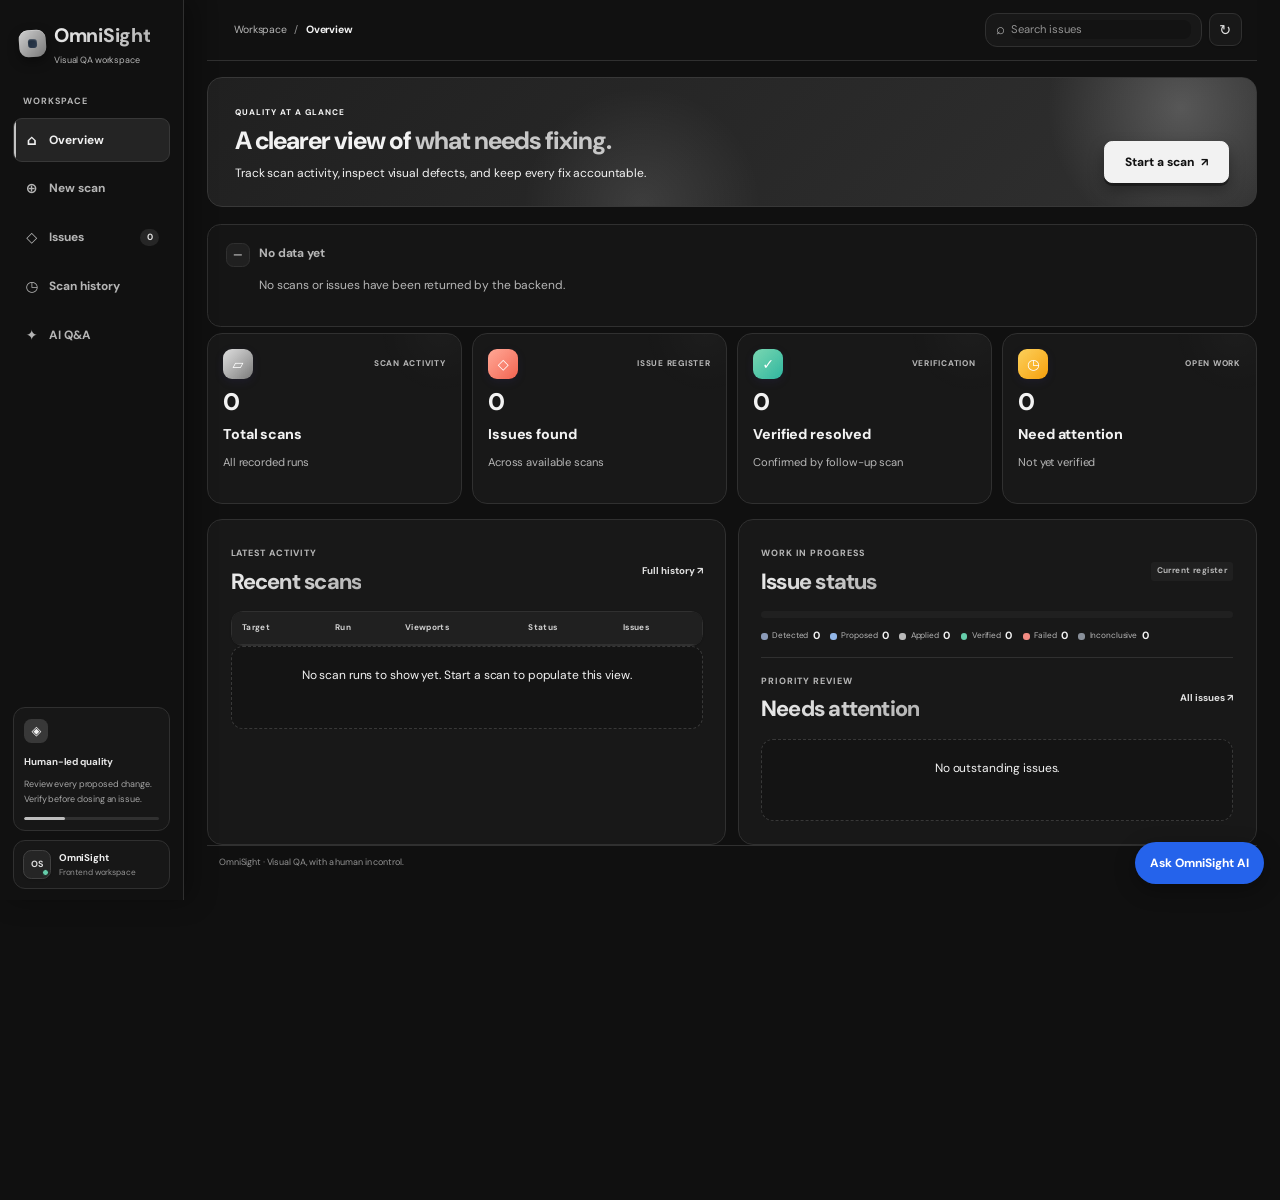
<file: index.html>
<!doctype html>
<html lang="en">
<head>
<meta charset="utf-8">
<meta name="viewport" content="width=device-width,initial-scale=1">
<meta name="theme-color" content="#f3f4f6">
<title>OmniSight — Visual QA</title>
<link rel="preconnect" href="https://fonts.googleapis.com">
<link rel="preconnect" href="https://fonts.gstatic.com" crossorigin>
<link href="https://fonts.googleapis.com/css2?family=DM+Sans:wght@400;500;600;700&family=Playfair+Display:wght@500;600;700&display=swap" rel="stylesheet">
<link rel="stylesheet" href="style.css">
</head>
<body>
<div class="scroll-progress" id="scrollProgress" aria-hidden="true">
  <div class="scroll-progress-fill"></div></div>
<div class="app-shell">
  <aside class="sidebar" id="sidebar">
    <a class="brand" href="#overview" data-page="overview" aria-label="OmniSight overview">
      <span class="brand-mark"><i></i></span><span><b>OmniSight</b><small>Visual QA workspace</small></span>
    </a>
    <div class="workspace-label">WORKSPACE</div>
    <nav aria-label="Main navigation">
      <button class="nav-link active" data-page="overview"><span class="nav-icon">⌂</span>Overview</button>
      <button class="nav-link" data-page="scan"><span class="nav-icon">⊕</span>New scan</button>
      <button class="nav-link" data-page="issues"><span class="nav-icon">◇</span>Issues <span class="nav-count" id="navIssueCount">—</span></button>
      <button class="nav-link" data-page="history"><span class="nav-icon">◷</span>Scan history</button>
    </nav>
    <div class="sidebar-bottom">
      <div class="privacy-card"><span class="privacy-icon">◈</span><b>Human-led quality</b><p>Review every proposed change. Verify before closing an issue.</p><div class="privacy-rule"><i></i></div></div>
      <div class="profile"><span class="avatar">OS</span><span><b>OmniSight</b><small>Frontend workspace</small></span><button id="themeToggle" class="theme-mini" aria-label="Toggle appearance">◐</button></div>
    </div>
  </aside>

  <main class="main">
    <header class="topbar">
      <button
        class="mobile-menu"
        id="mobileMenu"
        aria-label="Open navigation"
        aria-controls="sidebar"
        aria-expanded="false"
      >☰</button>
      <div class="breadcrumbs"><span>Workspace</span><i>/</i><b id="breadcrumb">Overview</b></div>
      <div class="top-actions">
        <label class="searchbox"><span>⌕</span><input id="globalSearch" type="search" placeholder="Search issues" aria-label="Search issues and scans"></label>
        <button class="icon-button" id="refreshButton" aria-label="Refresh dashboard" title="Refresh data">↻</button>
      </div>
    </header>

    <section class="page active" id="page-overview">
      <div class="page-heading"><div><span class="eyebrow">QUALITY AT A GLANCE</span><h1>A clearer view of <em>what needs fixing.</em></h1><p>Track scan activity, inspect visual defects, and keep every fix accountable.</p></div><button class="button button-dark" data-page="scan">Start a scan <span>↗</span></button></div>
      <div class="state-panel" id="dashboardState" aria-live="polite" hidden></div>
      <section class="metric-grid" id="metricGrid" aria-label="Dashboard metrics">
        <article class="metric-card"><div class="metric-top"><span class="metric-icon icon-indigo">▱</span><span class="metric-label">SCAN ACTIVITY</span></div><strong id="metricScans">—</strong><p>Total scans</p><div class="metric-foot">All recorded runs</div></article>
        <article class="metric-card"><div class="metric-top"><span class="metric-icon icon-coral">◇</span><span class="metric-label">ISSUE REGISTER</span></div><strong id="metricIssues">—</strong><p>Issues found</p><div class="metric-foot">Across available scans</div></article>
        <article class="metric-card"><div class="metric-top"><span class="metric-icon icon-mint">✓</span><span class="metric-label">VERIFICATION</span></div><strong id="metricVerified">—</strong><p>Verified resolved</p><div class="metric-foot">Confirmed by follow-up scan</div></article>
        <article class="metric-card"><div class="metric-top"><span class="metric-icon icon-amber">◷</span><span class="metric-label">OPEN WORK</span></div><strong id="metricAttention">—</strong><p>Need attention</p><div class="metric-foot">Not yet verified</div></article>
      </section>
      <div class="dashboard-grid">
        <section class="surface recent-surface"><div class="section-heading"><div><span class="eyebrow">LATEST ACTIVITY</span><h2>Recent scans</h2></div><button class="text-link" data-page="history">Full history ↗</button></div><div class="table-wrap"><table><thead><tr><th>Target</th><th>Run</th><th>Viewports</th><th>Status</th><th>Issues</th></tr></thead><tbody id="recentScans"></tbody></table></div><div class="empty-state" id="recentEmpty" hidden>No scan runs to show yet. Start a scan to populate this view.</div></section>
        <section class="surface status-surface"><div class="section-heading"><div><span class="eyebrow">WORK IN PROGRESS</span><h2>Issue status</h2></div><span class="mini-label">Current register</span></div><div id="statusBreakdown" class="status-breakdown"></div><div class="status-legend" id="statusLegend"></div><div class="section-divider"></div><div class="section-heading compact"><div><span class="eyebrow">PRIORITY REVIEW</span><h2>Needs attention</h2></div><button class="text-link" data-page="issues">All issues ↗</button></div><div id="priorityIssues"></div><div class="empty-state" id="priorityEmpty" hidden>No outstanding issues.</div></section>
      </div>
    </section>

    <section class="page" id="page-scan">
      <div class="page-heading"><div><span class="eyebrow">SCAN CONFIGURATION</span><h1>Run a <em>careful check.</em></h1><p>Choose a target and the viewport sizes to inspect.</p></div></div>
      <div class="scan-layout">
        <form class="surface scan-form" id="scanForm">
          <div class="form-step"><span>01</span><div><h2>Choose a target</h2><p>Select a configured target from your backend.</p></div></div>
          <label class="field-label" for="target">Choose a demo target</label><select id="target"><option value="">Select a configured test page (optional)</option></select><label class="field-label" for="customTargetUrl">Or enter any public website URL</label><input id="customTargetUrl" type="url" inputmode="url" placeholder="https://your-website.com" autocomplete="url"><p class="field-help" id="targetHelp">Enter a public HTTP/HTTPS website or choose one of the local demo pages.</p>
          <div class="form-step step-spaced"><span>02</span><div><h2>Choose viewports</h2><p>Check at least one viewport for this run.</p></div></div>
          <div class="viewport-options"><label class="viewport-option"><input type="checkbox" id="desktopViewport" checked><span class="viewport-art desktop-art">▱</span><span><b>Desktop</b><small>1366 × 768</small></span><span class="checkmark">✓</span></label><label class="viewport-option"><input type="checkbox" id="mobileViewport" checked><span class="viewport-art mobile-art">▯</span><span><b>Mobile</b><small>390 × 844</small></span><span class="checkmark">✓</span></label></div>
          <div class="notice"><span>ⓘ</span><p>Suggested fixes are not considered resolved until a follow-up scan confirms the outcome.</p></div>
          <button class="button button-dark button-full" id="runScanButton" type="submit">Run scan <span>↗</span></button><div class="form-feedback" id="scanFeedback" role="status"></div>
        </form>
        <aside class="surface scan-aside"><div class="aside-illustration"><div class="aside-orbit"></div><div class="aside-screen"><span></span><span></span><span></span><i></i></div><div class="aside-check">✓</div></div><span class="eyebrow">THE REVIEW LOOP</span><h2>Evidence before assumptions.</h2><ol class="workflow"><li><span>1</span><div><b>Capture</b><small>Collect viewport evidence.</small></div></li><li><span>2</span><div><b>Inspect</b><small>Review issue details and severity.</small></div></li><li><span>3</span><div><b>Approve</b><small>Human review of suggested CSS.</small></div></li><li><span>4</span><div><b>Verify</b><small>Confirm with a second scan.</small></div></li></ol><div class="aside-foot" id="scanModeFoot">Demo mode — no network request is made.</div></aside>
      </div>
    </section>

    <section class="page" id="page-issues">
      <div class="page-heading"><div><span class="eyebrow">FINDINGS REGISTER</span><h1>Issues, <em>in focus.</em></h1><p>Inspect evidence, severity, viewport and verification state.</p></div><div class="heading-tools"><select id="statusFilter" aria-label="Filter issues by status"><option value="all">All states</option><option value="detected">Detected</option><option value="proposed">Proposed</option><option value="applied">Applied</option><option value="verified">Verified</option><option value="failed">Failed</option><option value="inconclusive">Inconclusive</option></select></div></div>
      <div class="filter-summary"><span id="issueSummary">—</span><span class="state-key"><i class="key-dot detected"></i>Detected <i class="key-dot proposed"></i>Proposed <i class="key-dot applied"></i>Applied <i class="key-dot verified"></i>Verified <i class="key-dot failed"></i>Failed <i class="key-dot inconclusive"></i>Inconclusive</span></div>
      <div class="surface issue-list" id="issueList"></div><div class="state-panel" id="issuesState" aria-live="polite" hidden></div>
    </section>

    <section class="page" id="page-history">
      <div class="page-heading"><div><span class="eyebrow">SCAN ARCHIVE</span><h1>Every run, <em>accounted for.</em></h1><p>Inspect scan history and the latest available outcomes.</p></div><button class="button button-dark" data-page="scan">New scan <span>↗</span></button></div>
      <div class="surface history-surface"><div class="table-wrap"><table><thead><tr><th>Scan ID</th><th>Target</th><th>Started</th><th>Viewports</th><th>Result</th><th>Issues</th></tr></thead><tbody id="historyRows"></tbody></table></div><div class="empty-state" id="historyEmpty" hidden>No scan history yet.</div><div class="state-panel" id="historyState" hidden></div></div>
    </section>

    <section class="page" id="page-review">
      <div class="page-heading"><div><span class="eyebrow">HUMAN-IN-THE-LOOP</span><h1>Review the <em>proposed fix.</em></h1><p>Compare evidence, inspect the suggested CSS, and decide whether to approve.</p></div><button class="button button-light" id="backToIssues">← Back to issues</button></div>
      <div id="reviewState" class="state-panel" hidden></div>
      <div class="review-grid" id="reviewContent"></div>
    </section>
    <footer class="app-footer"><span>OmniSight <i>·</i> Visual QA, with a human in control.</span><span id="footerMode">LIVE API</span></footer>
  </main>
</div>
<div class="toast" id="toast" role="status" aria-live="polite"></div>
<script src="config.js?v=20261111b"></script>
<script src="api.js?v=20261111b"></script>
<script src="script.js?v=20261111b"></script>
<script src="qa-widget.js?v=20261111b" defer></script>
<script>
(() => {
const bar = document.getElementById("scrollProgress");
const update = () => {
  const root = document.documentElement;
  const max = root.scrollHeight - root.clientHeight;
  bar.style.transform = `scaleX(${max > 0 ? root.scrollTop / max : 0})`;
};
window.addEventListener("scroll", update, { passive: true });
window.addEventListener("resize", update);
update();
})();
</script>
</body>
</html>
</file>
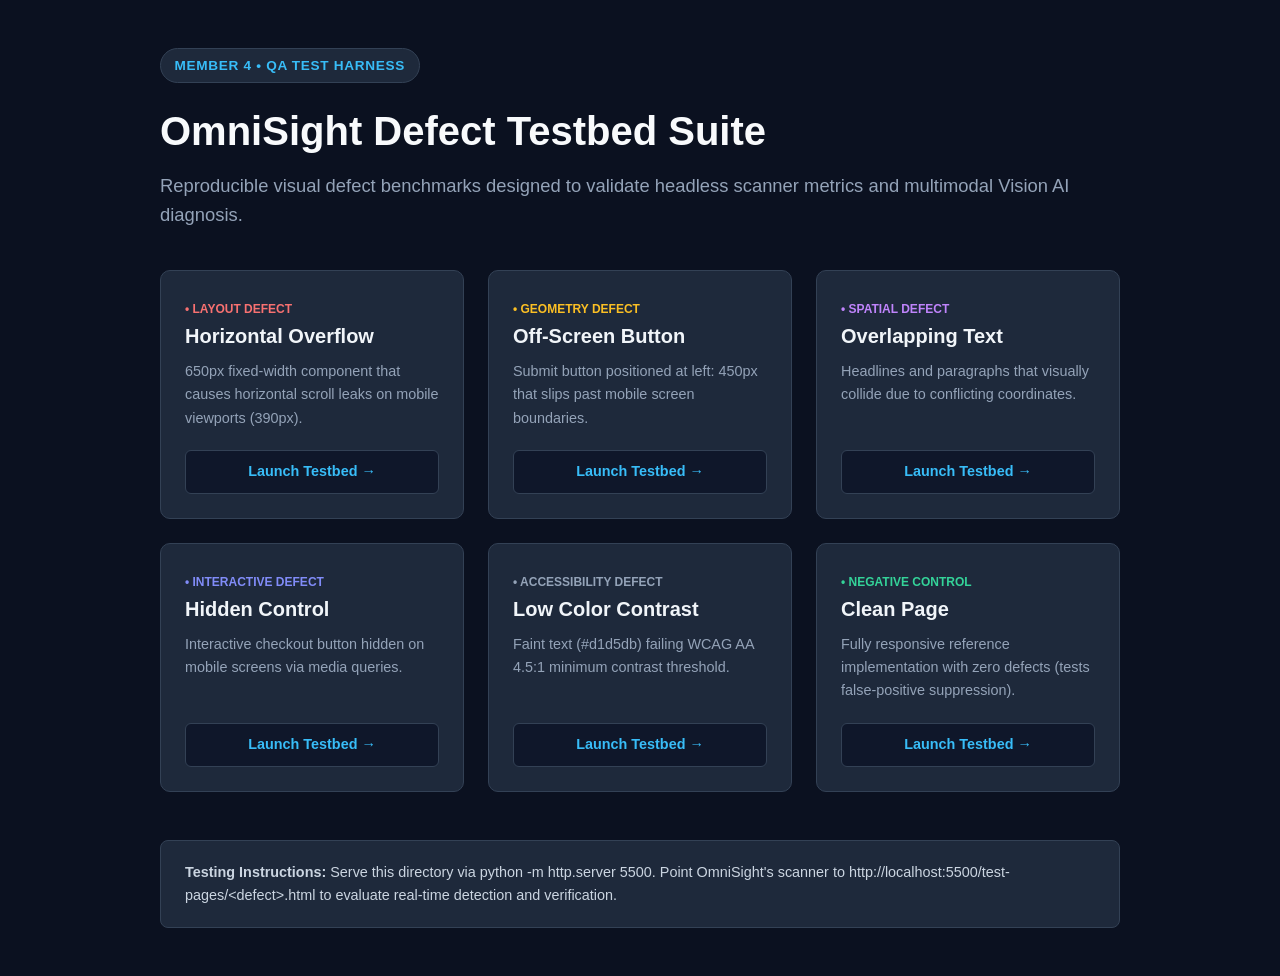
<file: test-pages/index.html>
<!DOCTYPE html>
<html lang="en">
<head>
  <meta charset="UTF-8">
  <meta name="viewport" content="width=device-width, initial-scale=1.0">
  <title>OmniSight Defect Testbed Suite</title>
  <style>
    * {
      box-sizing: border-box;
      margin: 0;
      padding: 0;
      font-family: -apple-system, BlinkMacSystemFont, "Segoe UI", Roboto, sans-serif;
    }
    body {
      background-color: #0b1120;
      color: #f8fafc;
      padding: 3rem 2rem;
      line-height: 1.6;
    }
    .container {
      max-width: 960px;
      margin: 0 auto;
    }
    .badge {
      display: inline-block;
      padding: 0.35rem 0.85rem;
      background: #1e293b;
      color: #38bdf8;
      border: 1px solid #334155;
      border-radius: 9999px;
      font-size: 0.85rem;
      font-weight: 700;
      letter-spacing: 0.05em;
      text-transform: uppercase;
      margin-bottom: 1rem;
    }
    h1 {
      font-size: 2.5rem;
      font-weight: 800;
      margin-bottom: 0.5rem;
      color: #f8fafc;
    }
    p.lead {
      color: #94a3b8;
      font-size: 1.15rem;
      margin-bottom: 2.5rem;
    }
    .grid {
      display: grid;
      grid-template-columns: repeat(auto-fill, minmax(280px, 1fr));
      gap: 1.5rem;
      margin-bottom: 3rem;
    }
    .card {
      background: #1e293b;
      border: 1px solid #334155;
      border-radius: 10px;
      padding: 1.5rem;
      display: flex;
      flex-direction: column;
      justify-content: space-between;
      transition: transform 0.15s ease, border-color 0.15s ease;
    }
    .card:hover {
      transform: translateY(-2px);
      border-color: #38bdf8;
    }
    .card-tag {
      font-size: 0.75rem;
      font-weight: 700;
      text-transform: uppercase;
      margin-bottom: 0.5rem;
    }
    .tag-overflow { color: #f87171; }
    .tag-button { color: #fbbf24; }
    .tag-text { color: #c084fc; }
    .tag-control { color: #818cf8; }
    .tag-contrast { color: #94a3b8; }
    .tag-clean { color: #34d399; }
    .card h2 {
      font-size: 1.25rem;
      font-weight: 700;
      margin-bottom: 0.5rem;
      color: #f1f5f9;
    }
    .card p {
      color: #94a3b8;
      font-size: 0.9rem;
      margin-bottom: 1.25rem;
      flex-grow: 1;
    }
    .card a {
      display: inline-block;
      text-align: center;
      background: #0f172a;
      color: #38bdf8;
      border: 1px solid #334155;
      padding: 0.6rem 1rem;
      border-radius: 6px;
      text-decoration: none;
      font-weight: 600;
      font-size: 0.9rem;
      transition: all 0.15s ease;
    }
    .card a:hover {
      background: #38bdf8;
      color: #0b1120;
    }
    .footer-note {
      background: #1e293b;
      border: 1px solid #334155;
      border-radius: 8px;
      padding: 1.25rem 1.5rem;
      color: #cbd5e1;
      font-size: 0.9rem;
    }
  </style>
</head>
<body>
  <div class="container">
    <span class="badge">Member 4 &bull; QA Test Harness</span>
    <h1>OmniSight Defect Testbed Suite</h1>
    <p class="lead">Reproducible visual defect benchmarks designed to validate headless scanner metrics and multimodal Vision AI diagnosis.</p>

    <div class="grid">
      <!-- 1. Overflow -->
      <div class="card">
        <div>
          <span class="card-tag tag-overflow">&bull; Layout Defect</span>
          <h2>Horizontal Overflow</h2>
          <p>650px fixed-width component that causes horizontal scroll leaks on mobile viewports (390px).</p>
        </div>
        <a href="bug_overflow.html">Launch Testbed &rarr;</a>
      </div>

      <!-- 2. Offscreen Button -->
      <div class="card">
        <div>
          <span class="card-tag tag-button">&bull; Geometry Defect</span>
          <h2>Off-Screen Button</h2>
          <p>Submit button positioned at left: 450px that slips past mobile screen boundaries.</p>
        </div>
        <a href="bug_offscreen_button.html">Launch Testbed &rarr;</a>
      </div>

      <!-- 3. Overlapping Text -->
      <div class="card">
        <div>
          <span class="card-tag tag-text">&bull; Spatial Defect</span>
          <h2>Overlapping Text</h2>
          <p>Headlines and paragraphs that visually collide due to conflicting coordinates.</p>
        </div>
        <a href="bug_overlapping_text.html">Launch Testbed &rarr;</a>
      </div>

      <!-- 4. Hidden Control -->
      <div class="card">
        <div>
          <span class="card-tag tag-control">&bull; Interactive Defect</span>
          <h2>Hidden Control</h2>
          <p>Interactive checkout button hidden on mobile screens via media queries.</p>
        </div>
        <a href="bug_hidden_control.html">Launch Testbed &rarr;</a>
      </div>

      <!-- 5. Low Contrast -->
      <div class="card">
        <div>
          <span class="card-tag tag-contrast">&bull; Accessibility Defect</span>
          <h2>Low Color Contrast</h2>
          <p>Faint text (#d1d5db) failing WCAG AA 4.5:1 minimum contrast threshold.</p>
        </div>
        <a href="bug_contrast.html">Launch Testbed &rarr;</a>
      </div>

      <!-- 6. Clean Page -->
      <div class="card">
        <div>
          <span class="card-tag tag-clean">&bull; Negative Control</span>
          <h2>Clean Page</h2>
          <p>Fully responsive reference implementation with zero defects (tests false-positive suppression).</p>
        </div>
        <a href="clean.html">Launch Testbed &rarr;</a>
      </div>
    </div>

    <div class="footer-note">
      <b>Testing Instructions:</b> Serve this directory via <code>python -m http.server 5500</code>. Point OmniSight's scanner to <code>http://localhost:5500/test-pages/&lt;defect&gt;.html</code> to evaluate real-time detection and verification.
    </div>
  </div>
</body>
</html>
</file>
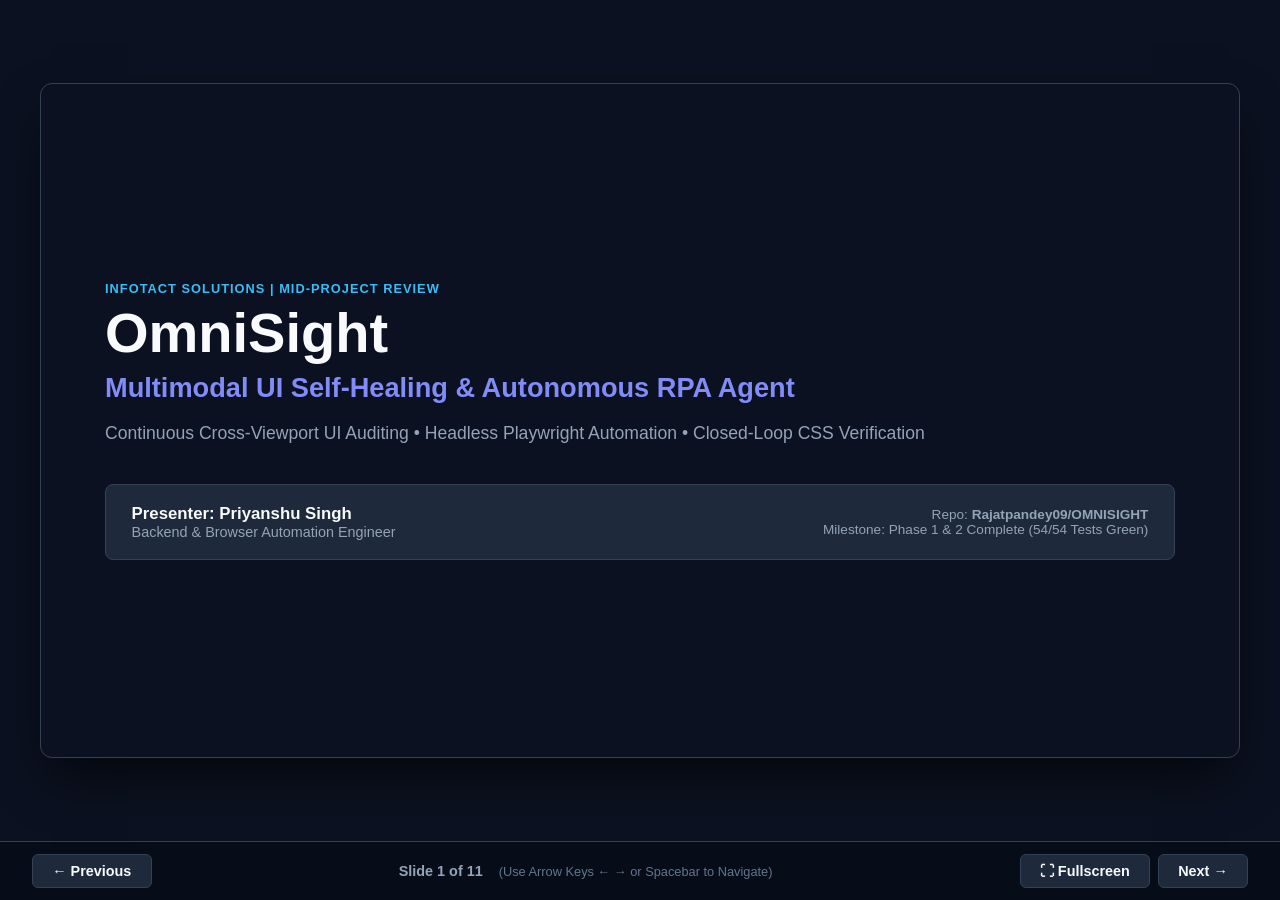
<file: presentation.html>
<!DOCTYPE html>
<html lang="en">
<head>
  <meta charset="UTF-8">
  <meta name="viewport" content="width=device-width, initial-scale=1.0">
  <title>OmniSight — Mid-Project Review Presentation</title>
  <style>
    :root {
      --bg: #0b1120;
      --card-bg: #1e293b;
      --border: #334155;
      --cyan: #38bdf8;
      --indigo: #818cf8;
      --green: #34d399;
      --orange: #fb923c;
      --text: #f8fafc;
      --muted: #94a3b8;
      --sub: #cbd5e1;
    }

    * {
      box-sizing: border-box;
      margin: 0;
      padding: 0;
      font-family: -apple-system, BlinkMacSystemFont, "Segoe UI", Roboto, Helvetica, Arial, sans-serif;
    }

    body {
      background-color: var(--bg);
      color: var(--text);
      display: flex;
      flex-direction: column;
      height: 100vh;
      overflow: hidden;
      user-select: none;
    }

    /* Presentation Frame (16:9 ratio) */
    .deck-container {
      flex: 1;
      display: flex;
      align-items: center;
      justify-content: center;
      padding: 1.5rem;
    }

    .slide {
      display: none;
      width: 100%;
      max-width: 1200px;
      aspect-ratio: 16 / 9;
      background: var(--bg);
      border: 1px solid var(--border);
      border-radius: 12px;
      padding: 2.5rem 3rem;
      position: relative;
      box-shadow: 0 25px 50px -12px rgba(0, 0, 0, 0.7);
      flex-direction: column;
      justify-content: flex-start;
      animation: fadeIn 0.25s ease-out;
    }

    .slide.active {
      display: flex;
    }

    @keyframes fadeIn {
      from { opacity: 0; transform: scale(0.985); }
      to { opacity: 1; transform: scale(1); }
    }

    /* Header elements */
    .badge {
      display: inline-block;
      font-size: 0.8rem;
      font-weight: 700;
      text-transform: uppercase;
      letter-spacing: 0.08em;
      color: var(--cyan);
      margin-bottom: 0.4rem;
    }

    .slide-title {
      font-size: 2rem;
      font-weight: 800;
      color: var(--text);
      margin-bottom: 0.35rem;
    }

    .slide-subtitle {
      font-size: 1.05rem;
      color: var(--muted);
      margin-bottom: 1.75rem;
      line-height: 1.4;
    }

    /* Grid Layouts */
    .grid-3 {
      display: grid;
      grid-template-columns: repeat(3, 1fr);
      gap: 1.25rem;
      flex: 1;
    }

    .grid-4 {
      display: grid;
      grid-template-columns: repeat(4, 1fr);
      gap: 1rem;
      flex: 1;
    }

    .grid-2 {
      display: grid;
      grid-template-columns: repeat(2, 1fr);
      gap: 1.5rem;
      flex: 1;
    }

    /* Cards */
    .card {
      background: var(--card-bg);
      border: 1px solid var(--border);
      border-radius: 8px;
      padding: 1.25rem 1.4rem;
      display: flex;
      flex-direction: column;
    }

    .card h3 {
      font-size: 1.15rem;
      font-weight: 700;
      margin-bottom: 0.85rem;
    }

    .card h3.cyan { color: var(--cyan); }
    .card h3.green { color: var(--green); }
    .card h3.indigo { color: var(--indigo); }
    .card h3.orange { color: var(--orange); }

    .card ul {
      list-style: none;
      display: flex;
      flex-direction: column;
      gap: 0.65rem;
    }

    .card ul li {
      font-size: 0.95rem;
      color: var(--sub);
      line-height: 1.45;
      position: relative;
      padding-left: 1.2rem;
    }

    .card ul li::before {
      content: "•";
      position: absolute;
      left: 0;
      color: var(--cyan);
      font-weight: bold;
    }

    /* Stat Cards */
    .stat-number {
      font-size: 2.5rem;
      font-weight: 800;
      margin-bottom: 0.25rem;
    }

    .stat-desc {
      font-size: 0.9rem;
      color: var(--muted);
    }

    /* Title Slide Specifics */
    .hero-slide {
      justify-content: center;
      padding: 4rem;
    }

    .hero-slide h1 {
      font-size: 3.5rem;
      font-weight: 900;
      color: var(--text);
      line-height: 1.1;
      margin-bottom: 0.5rem;
    }

    .hero-slide h2 {
      font-size: 1.7rem;
      font-weight: 700;
      color: var(--indigo);
      margin-bottom: 1.2rem;
    }

    .hero-slide p {
      font-size: 1.1rem;
      color: var(--muted);
      margin-bottom: 2.5rem;
    }

    .hero-meta {
      background: var(--card-bg);
      border: 1px solid var(--border);
      border-radius: 8px;
      padding: 1.2rem 1.6rem;
      display: flex;
      justify-content: space-between;
      align-items: center;
    }

    /* Navigation Bar */
    .nav-bar {
      display: flex;
      justify-content: space-between;
      align-items: center;
      padding: 0.75rem 2rem;
      background: #070d18;
      border-top: 1px solid var(--border);
    }

    .nav-btn {
      background: var(--card-bg);
      color: var(--text);
      border: 1px solid var(--border);
      padding: 0.5rem 1.2rem;
      border-radius: 6px;
      cursor: pointer;
      font-weight: 600;
      font-size: 0.9rem;
      transition: all 0.15s ease;
    }

    .nav-btn:hover {
      background: #334155;
      border-color: var(--cyan);
    }

    .nav-counter {
      color: var(--muted);
      font-size: 0.9rem;
      font-weight: 600;
    }

    .keys-hint {
      color: #64748b;
      font-size: 0.8rem;
    }

    @media print {
      body { height: auto; overflow: visible; background: white; color: black; }
      .nav-bar { display: none; }
      .deck-container { padding: 0; display: block; }
      .slide { display: flex !important; page-break-after: always; max-width: 100%; border: none; box-shadow: none; aspect-ratio: auto; min-height: 100vh; }
    }
  </style>
</head>
<body>

  <div class="deck-container">

    <!-- SLIDE 1: Title -->
    <div class="slide hero-slide active" data-slide="1">
      <span class="badge">Infotact Solutions  |  Mid-Project Review</span>
      <h1>OmniSight</h1>
      <h2>Multimodal UI Self-Healing & Autonomous RPA Agent</h2>
      <p>Continuous Cross-Viewport UI Auditing • Headless Playwright Automation • Closed-Loop CSS Verification</p>
      <div class="hero-meta">
        <div>
          <b style="color: var(--text); font-size: 1.05rem;">Presenter: Priyanshu Singh</b>
          <div style="color: var(--muted); font-size: 0.9rem;">Backend & Browser Automation Engineer</div>
        </div>
        <div style="text-align: right; color: var(--muted); font-size: 0.85rem;">
          <div>Repo: <b>Rajatpandey09/OMNISIGHT</b></div>
          <div>Milestone: Phase 1 & 2 Complete (54/54 Tests Green)</div>
        </div>
      </div>
    </div>

    <!-- SLIDE 2: Problem Statement -->
    <div class="slide" data-slide="2">
      <span class="badge">Problem Statement & Industry Context</span>
      <h2 class="slide-title">Why Traditional UI Testing Breaks Down</h2>
      <p class="slide-subtitle">Modern responsive web applications require visual reasoning that conventional test runners cannot deliver.</p>
      <div class="grid-3">
        <div class="card">
          <h3 class="orange">1. Brittle DOM Selectors</h3>
          <ul>
            <li>Selenium and Cypress depend entirely on hardcoded XPath, IDs, or CSS classes.</li>
            <li>A single class rename or Tailwind CSS refactor breaks test suites immediately.</li>
            <li>Engineers waste 30%+ of testing time constantly updating test scripts.</li>
          </ul>
        </div>
        <div class="card">
          <h3 class="cyan">2. Blind to Visual Bugs</h3>
          <ul>
            <li>Traditional frameworks only verify if an HTML tag exists in the DOM tree.</li>
            <li>They completely miss buttons clipping off-screen on mobile viewports.</li>
            <li>Horizontal scrollbar leaks, clipped text, and bad contrast pass undetected.</li>
          </ul>
        </div>
        <div class="card">
          <h3 class="indigo">3. Slow Manual Triage</h3>
          <ul>
            <li>When visual bugs occur, engineers spend hours reproducing them across devices.</li>
            <li>Writing and reviewing simple CSS patches causes release bottlenecks.</li>
            <li>Lack of automated re-testing leads to recurring visual regressions.</li>
          </ul>
        </div>
      </div>
    </div>

    <!-- SLIDE 3: OmniSight Solution -->
    <div class="slide" data-slide="3">
      <span class="badge">Architecture Overview</span>
      <h2 class="slide-title">OmniSight: The Self-Healing Closed Loop</h2>
      <p class="slide-subtitle">A 4-stage pipeline that automates inspection, diagnosis, repair, and live verification.</p>
      <div class="grid-4">
        <div class="card">
          <h3 class="cyan">1. Capture & Measure</h3>
          <ul>
            <li>Automated Playwright browser controller.</li>
            <li>Dual-viewport capture: Desktop (1366x768) and Mobile (390x844).</li>
            <li>Deep DOM layout metrics (bounding boxes, horizontal overflow).</li>
          </ul>
        </div>
        <div class="card">
          <h3 class="indigo">2. Multimodal AI</h3>
          <ul>
            <li>Ingests compact viewport screenshots and DOM metrics.</li>
            <li>Vision-Language Model (VLM) identifies visual layout defects.</li>
            <li>Outputs validated, structured JSON schema with confidence scores.</li>
          </ul>
        </div>
        <div class="card">
          <h3 class="orange">3. Patch Generation</h3>
          <ul>
            <li>Synthesizes actionable CSS patches targeted to offending selectors.</li>
            <li>Proposes safe styling rules (e.g. max-width, overflow-x).</li>
            <li>Presents reviewable patch diffs in the QA dashboard.</li>
          </ul>
        </div>
        <div class="card">
          <h3 class="green">4. Live Rescan Verify</h3>
          <ul>
            <li>Injects proposed CSS patch into live browser session.</li>
            <li>Re-captures DOM metrics & responsive screenshots.</li>
            <li>Verifies defect resolution (verified_resolved) without regressions.</li>
          </ul>
        </div>
      </div>
    </div>

    <!-- SLIDE 4: Team Responsibility Matrix -->
    <div class="slide" data-slide="4">
      <span class="badge">Team Collaboration Matrix</span>
      <h2 class="slide-title">Clean Division of Labor (4-Member Team)</h2>
      <p class="slide-subtitle">Adhering strictly to Infotact Solutions' Work Guide with clear module contracts.</p>
      <div class="grid-2">
        <div class="card">
          <h3 class="cyan">Member 1 | Frontend Developer</h3>
          <ul>
            <li>React QA Dashboard with real-time status updates.</li>
            <li>Scan trigger interface, before/after visual diff viewer, and patch review.</li>
            <li>Zero browser automation or AI secrets in client bundle.</li>
          </ul>
        </div>
        <div class="card" style="border-color: var(--green);">
          <h3 class="green">Member 2 | Backend & Automation (Priyanshu)</h3>
          <ul>
            <li>FastAPI service, SQLite persistence, and BackgroundTasks worker queue.</li>
            <li>Playwright Chromium headless scanner & DOM geometry metrics.</li>
            <li>Resilient exponential backoff navigation & SSRF security guardrails.</li>
          </ul>
        </div>
        <div class="card">
          <h3 class="indigo">Member 3 | Vision AI / ML Engineer</h3>
          <ul>
            <li>Multimodal prompt engineering for spatial UI reasoning.</li>
            <li>Screenshot-to-JSON parser with error fallback & recovery.</li>
            <li>Generates reviewable CSS patch suggestions with confidence scores.</li>
          </ul>
        </div>
        <div class="card">
          <h3 class="orange">Member 4 | QA & Integration Engineer</h3>
          <ul>
            <li>Constructs reproducible defect benchmarks (overflows, off-screen buttons).</li>
            <li>Validates scanner and VLM accuracy across labelled test matrix.</li>
            <li>Verifies closed-loop self-healing and regression prevention.</li>
          </ul>
        </div>
      </div>
    </div>

    <!-- SLIDE 5: Priyanshu's Role -->
    <div class="slide" data-slide="5">
      <span class="badge">Primary Focus: Member 2</span>
      <h2 class="slide-title">Priyanshu's Role & Engineering Scope</h2>
      <p class="slide-subtitle">Building the deterministic foundation, resilient browser automation, and asynchronous microservice.</p>
      <div class="grid-3">
        <div class="card">
          <h3 class="cyan">Deterministic Automation</h3>
          <ul>
            <li>Automated Playwright browser controller independent of AI availability.</li>
            <li>Headless Chromium lifecycle management with safe try/finally cleanup.</li>
            <li>Direct JavaScript injection for precise pixel and bounding box measurement.</li>
            <li>Zero AI dependency for core layout metric capture.</li>
          </ul>
        </div>
        <div class="card">
          <h3 class="green">Production Backend</h3>
          <ul>
            <li>High-performance FastAPI service with clean modular architecture.</li>
            <li>Asynchronous task queue offloading long-running browser executions.</li>
            <li>Immediate 202 Accepted response with status polling endpoints.</li>
            <li>SQLAlchemy ORM with SQLite persistent storage.</li>
          </ul>
        </div>
        <div class="card">
          <h3 class="indigo">Security & Observability</h3>
          <ul>
            <li>SSRF domain allowlisting preventing malicious external network access.</li>
            <li>Middleware request tracing with unique X-Request-ID (UUID).</li>
            <li>Execution timing with X-Process-Time performance headers.</li>
            <li>Structured logging and artifact lifecycle management.</li>
          </ul>
        </div>
      </div>
    </div>

    <!-- SLIDE 6: Playwright Deep Dive -->
    <div class="slide" data-slide="6">
      <span class="badge">Implementation Detail 1</span>
      <h2 class="slide-title">Playwright Automation & DOM Metric Extraction</h2>
      <p class="slide-subtitle">Extracting deep layout measurements that visual checks and unit tests cannot see.</p>
      <div class="grid-2">
        <div class="card">
          <h3 class="cyan">Simultaneous Dual-Viewport Capture</h3>
          <ul>
            <li><b>Desktop Viewport:</b> 1366 x 768 px (Standard 16:9 laptop display).</li>
            <li><b>Mobile Viewport:</b> 390 x 844 px (Modern mobile phone display).</li>
            <li>Automated full-page screenshot capture saved directly to artifacts directory.</li>
            <li>Clean naming scheme: <code>{scan_id}_{viewport}.png</code> for instant retrieval.</li>
            <li><b>Resilient Navigation:</b> <code>navigate_with_retry</code> with exponential backoff handles flaky networks.</li>
          </ul>
        </div>
        <div class="card">
          <h3 class="green">Deep DOM Geometry Extraction</h3>
          <ul>
            <li><b>Button Coordinates:</b> Queries <code>button</code>, <code>a.btn</code>, <code>input[type=submit]</code>.</li>
            <li><b>Bounding Boxes:</b> Uses <code>getBoundingClientRect()</code> to extract x, y, width, height.</li>
            <li><b>Off-Screen Detection:</b> Evaluates <code>rect.right > innerWidth || rect.left &lt; 0</code>.</li>
            <li><b>Horizontal Overflow:</b> Detects <code>scrollWidth > clientWidth</code> across viewports.</li>
            <li><b>Hidden Controls:</b> Discovers invisible controls (<code>[hidden]</code>, <code>display: none</code>).</li>
          </ul>
        </div>
      </div>
    </div>

    <!-- SLIDE 7: Async & SQLite -->
    <div class="slide" data-slide="7">
      <span class="badge">Implementation Detail 2</span>
      <h2 class="slide-title">Asynchronous Processing & SQLite Persistence</h2>
      <p class="slide-subtitle">Migrating from an in-memory prototype to an enterprise-grade persistent microservice.</p>
      <div class="grid-2">
        <div class="card">
          <h3 class="indigo">Asynchronous Task Processing</h3>
          <ul>
            <li><b>Problem:</b> Browser automation takes 3-10 seconds, causing gateway timeouts on sync HTTP calls.</li>
            <li><b>Solution:</b> Offloaded <code>run_scan_worker</code> to FastAPI <code>BackgroundTasks</code>.</li>
            <li><b>Immediate Response:</b> <code>POST /api/scan</code> creates a pending DB record and returns <b>202 Accepted</b>.</li>
            <li><b>Status Polling:</b> <code>GET /api/scans/{scan_id}</code> provides real-time state: <code>pending</code> &rarr; <code>processing</code> &rarr; <code>completed</code>.</li>
            <li>Eliminates server blocking and allows parallel queuing.</li>
          </ul>
        </div>
        <div class="card">
          <h3 class="green">SQLAlchemy ORM + SQLite Storage</h3>
          <ul>
            <li>Dedicated <code>database.py</code> module with clean <code>SessionLocal</code> transaction management.</li>
            <li><b>ScanRecord Table:</b> Persists scan_id, target URL, status, viewports, JSON results, and error logs.</li>
            <li><b>Automatic Timestamps:</b> Tracks created_at and completed_at using UTC timezone.</li>
            <li><b>Persistent History:</b> <code>GET /api/scans</code> queries SQLite database ordered by recency.</li>
            <li><b>Model Serialization:</b> <code>to_dict()</code> formats responses and calculates detected issues.</li>
          </ul>
        </div>
      </div>
    </div>

    <!-- SLIDE 8: Self-Healing & Security -->
    <div class="slide" data-slide="8">
      <span class="badge">Implementation Detail 3</span>
      <h2 class="slide-title">Self-Healing Rescan Loop & Security Hardening</h2>
      <p class="slide-subtitle">Closing the loop with CSS patch injection and enforcing strict enterprise safeguards.</p>
      <div class="grid-2">
        <div class="card">
          <h3 class="cyan">Closed-Loop Verification Engine</h3>
          <ul>
            <li><code>POST /api/rescan</code>: Accepts target URL + proposed CSS patch.</li>
            <li><b>Live Injection:</b> Playwright injects CSS rules directly via <code>page.add_style_tag()</code>.</li>
            <li><b>Deterministic Re-Evaluation:</b> Re-evaluates overflow and off-screen buttons on modified DOM.</li>
            <li><b>Outcome Classification:</b> Automatically marks status as <code>verified_resolved</code> or <code>verification_failed</code>.</li>
            <li><code>POST /api/verify_fix</code>: Provides complete contract compatibility for frontend <code>api.js</code>.</li>
          </ul>
        </div>
        <div class="card">
          <h3 class="orange">Enterprise Security & Observability</h3>
          <ul>
            <li><b>SSRF Protection:</b> Enforces strict <code>ALLOWED_DOMAINS</code> allowlist (localhost, 127.0.0.1).</li>
            <li>Blocks internal network probing and malicious external URLs with <b>400 Bad Request</b>.</li>
            <li><b>Custom Middleware:</b> Measures execution duration and injects <code>X-Process-Time</code> header.</li>
            <li><b>Distributed Tracing:</b> Assigns unique UUID <code>X-Request-ID</code> to every request for audit trails.</li>
            <li><b>Artifact Cleanup:</b> <code>DELETE /api/artifacts/clean</code> frees server disk space safely.</li>
          </ul>
        </div>
      </div>
    </div>

    <!-- SLIDE 9: Mid-Review Status -->
    <div class="slide" data-slide="9">
      <span class="badge">Mid-Review Verification</span>
      <h2 class="slide-title">Milestone Status & Verification Evidence</h2>
      <p class="slide-subtitle">All Phase 1 & Phase 2 deliverables implemented, tested, and validated.</p>
      <div class="grid-4" style="flex: 0.6; margin-bottom: 1.25rem;">
        <div class="card" style="text-align: center; justify-content: center;">
          <div class="stat-number" style="color: var(--green);">54 / 54</div>
          <div class="stat-desc">Full Project Tests Passing in 0.73s</div>
        </div>
        <div class="card" style="text-align: center; justify-content: center;">
          <div class="stat-number" style="color: var(--cyan);">12 / 12</div>
          <div class="stat-desc">Backend Integration Tests Green</div>
        </div>
        <div class="card" style="text-align: center; justify-content: center;">
          <div class="stat-number" style="color: var(--indigo);">10+ Days</div>
          <div class="stat-desc">Git Working-Day Discipline Met</div>
        </div>
        <div class="card" style="text-align: center; justify-content: center;">
          <div class="stat-number" style="color: var(--orange);">0 Secrets</div>
          <div class="stat-desc">Zero Leaked API Keys in Repo</div>
        </div>
      </div>
      <div class="card" style="flex: 0.4;">
        <h3 class="cyan">Deliverables Summary & Readiness</h3>
        <ul>
          <li>All Week 1 & Week 2 requirements from Infotact Solutions' Work Guide completed.</li>
          <li>Individual branch (<code>PRIYANSHU</code>) fully tested and merged into shared main repository.</li>
          <li>Comprehensive API documentation live and interactive at <code>/docs</code> (Swagger UI).</li>
        </ul>
      </div>
    </div>

    <!-- SLIDE 10: Roadmap -->
    <div class="slide" data-slide="10">
      <span class="badge">Looking Ahead</span>
      <h2 class="slide-title">Next-Day Roadmap & Weeks 3-4 Milestones</h2>
      <p class="slide-subtitle">Transitioning from core foundation to automated self-healing and CI/CD integration.</p>
      <div class="grid-3">
        <div class="card">
          <h3 class="cyan">Week 3: AI Patch Triage</h3>
          <ul>
            <li>Wire <code>/api/rescan</code> directly to Member 3's Vision AI output pipeline.</li>
            <li>Automate the loop: Finding detected &rarr; CSS patch proposed &rarr; Rescan executed &rarr; Status updated.</li>
            <li>Verify visual defects like mobile overflow are automatically marked <code>verified_resolved</code>.</li>
          </ul>
        </div>
        <div class="card">
          <h3 class="indigo">Week 3: GitHub PR Bot</h3>
          <ul>
            <li>Implement automated Git branch and Pull Request creation using PyGithub.</li>
            <li>When a CSS patch is verified resolved, automatically open a PR on target repo.</li>
            <li>Attach visual evidence (before/after screenshot comparison) to PR description.</li>
          </ul>
        </div>
        <div class="card">
          <h3 class="green">Week 4: Optimization</h3>
          <ul>
            <li><b>Selective Screenshot Cropping:</b> Crop element bounding boxes to reduce VLM latency and token cost.</li>
            <li><b>Performance Tuning:</b> Optimize Playwright browser context caching for sub-second latency.</li>
            <li>Full regression test run and final demonstration rehearsal with team.</li>
          </ul>
        </div>
      </div>
    </div>

    <!-- SLIDE 11: Summary & Viva -->
    <div class="slide hero-slide" data-slide="11" style="text-align: center; align-items: center;">
      <h1 style="color: var(--cyan); margin-bottom: 0.5rem;">OmniSight</h1>
      <h2 style="color: var(--text); font-size: 2rem; margin-bottom: 1.5rem;">Thank You! Ready for Technical Evaluation & Viva.</h2>
      <p style="color: var(--indigo); font-weight: 600; font-size: 1.25rem;">Priyanshu Singh &bull; Backend & Browser Automation Engineer &bull; OMNISIGHT</p>
      <div style="margin-top: 2rem; color: var(--muted); font-size: 0.95rem;">
        FastAPI &bull; Playwright &bull; SQLAlchemy &bull; SQLite &bull; Pytest
      </div>
    </div>

  </div>

  <!-- Bottom Navigation Control -->
  <div class="nav-bar">
    <button class="nav-btn" id="prevBtn" onclick="prevSlide()">&#8592; Previous</button>
    <div style="display: flex; align-items: center; gap: 1rem;">
      <span class="nav-counter" id="counter">Slide 1 of 11</span>
      <span class="keys-hint">(Use Arrow Keys &#8592; &#8594; or Spacebar to Navigate)</span>
    </div>
    <div style="display: flex; gap: 0.5rem;">
      <button class="nav-btn" onclick="toggleFullscreen()">&#x26F6; Fullscreen</button>
      <button class="nav-btn" id="nextBtn" onclick="nextSlide()">Next &#8594;</button>
    </div>
  </div>

  <script>
    let currentSlide = 1;
    const totalSlides = 11;

    function showSlide(index) {
      if (index < 1) index = 1;
      if (index > totalSlides) index = totalSlides;
      currentSlide = index;

      document.querySelectorAll('.slide').forEach(s => s.classList.remove('active'));
      const activeSlide = document.querySelector(`.slide[data-slide="${currentSlide}"]`);
      if (activeSlide) activeSlide.classList.add('active');

      document.getElementById('counter').innerText = `Slide ${currentSlide} of ${totalSlides}`;
      document.getElementById('prevBtn').disabled = (currentSlide === 1);
      document.getElementById('nextBtn').disabled = (currentSlide === totalSlides);
    }

    function nextSlide() { showSlide(currentSlide + 1); }
    function prevSlide() { showSlide(currentSlide - 1); }

    function toggleFullscreen() {
      if (!document.fullscreenElement) {
        document.documentElement.requestFullscreen().catch(() => {});
      } else {
        if (document.exitFullscreen) document.exitFullscreen();
      }
    }

    window.addEventListener('keydown', (e) => {
      if (e.key === 'ArrowRight' || e.key === 'Space' || e.key === 'PageDown') {
        e.preventDefault();
        nextSlide();
      } else if (e.key === 'ArrowLeft' || e.key === 'PageUp') {
        e.preventDefault();
        prevSlide();
      } else if (e.key === 'f' || e.key === 'F') {
        toggleFullscreen();
      }
    });

    showSlide(1);
  </script>
</body>
</html>
</file>
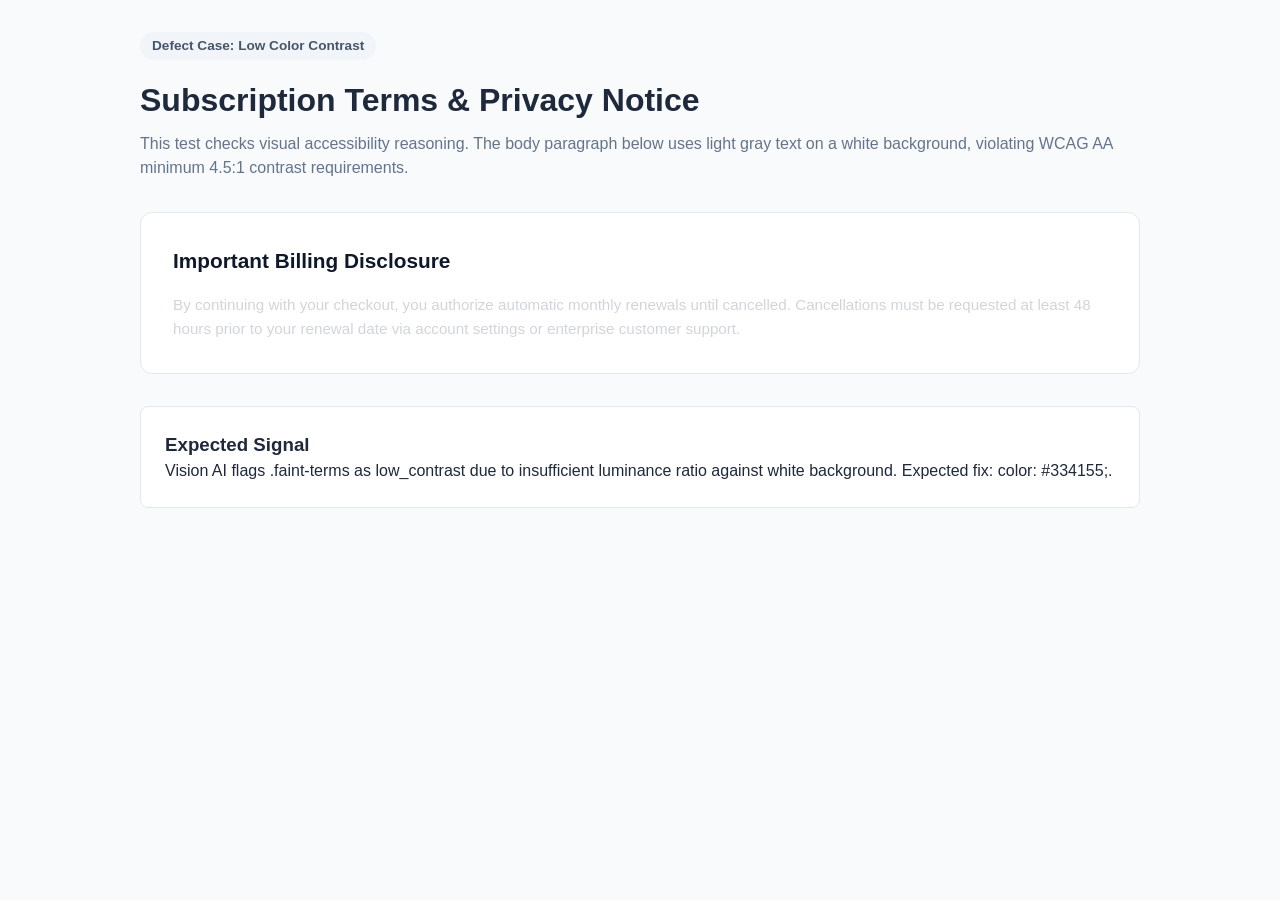
<file: test-pages/bug_contrast.html>
<!DOCTYPE html>
<html lang="en">
<head>
  <meta charset="UTF-8">
  <meta name="viewport" content="width=device-width, initial-scale=1.0">
  <title>Defect Testbed: Low Color Contrast</title>
  <style>
    * {
      box-sizing: border-box;
      margin: 0;
      padding: 0;
      font-family: -apple-system, BlinkMacSystemFont, "Segoe UI", Roboto, sans-serif;
    }
    body {
      background-color: #f8fafc;
      color: #1e293b;
      padding: 2rem;
      line-height: 1.5;
    }
    .container {
      max-width: 1000px;
      margin: 0 auto;
    }
    .badge {
      display: inline-block;
      padding: 0.25rem 0.75rem;
      background: #f1f5f9;
      color: #475569;
      border-radius: 9999px;
      font-size: 0.85rem;
      font-weight: 600;
      margin-bottom: 1rem;
    }
    h1 {
      font-size: 2rem;
      margin-bottom: 0.5rem;
    }
    p.intro {
      color: #64748b;
      margin-bottom: 2rem;
    }
    .contrast-card {
      background: #ffffff;
      border: 1px solid #e2e8f0;
      border-radius: 12px;
      padding: 2rem;
      margin-bottom: 2rem;
    }
    .card-title {
      font-size: 1.3rem;
      font-weight: 700;
      color: #0f172a;
      margin-bottom: 1rem;
    }
    /* Deliberate Injected Defect: Extremely low contrast text failing WCAG AA */
    .faint-terms {
      color: #d1d5db; /* Contrast ratio 1.5:1 against #ffffff (minimum required: 4.5:1) */
      font-size: 0.95rem;
      line-height: 1.6;
    }
    .info-card {
      background: #ffffff;
      padding: 1.5rem;
      border-radius: 8px;
      border: 1px solid #e2e8f0;
    }
  </style>
</head>
<body>
  <div class="container">
    <span class="badge">Defect Case: Low Color Contrast</span>
    <h1>Subscription Terms & Privacy Notice</h1>
    <p class="intro">This test checks visual accessibility reasoning. The body paragraph below uses light gray text on a white background, violating WCAG AA minimum 4.5:1 contrast requirements.</p>

    <div class="contrast-card">
      <h2 class="card-title">Important Billing Disclosure</h2>
      <!-- Faulty low-contrast text -->
      <p class="faint-terms" id="billing-terms">
        By continuing with your checkout, you authorize automatic monthly renewals until cancelled. Cancellations must be requested at least 48 hours prior to your renewal date via account settings or enterprise customer support.
      </p>
    </div>

    <div class="info-card">
      <h3>Expected Signal</h3>
      <p>Vision AI flags <code>.faint-terms</code> as <code>low_contrast</code> due to insufficient luminance ratio against white background. Expected fix: <code>color: #334155;</code>.</p>
    </div>
  </div>
</body>
</html>
</file>
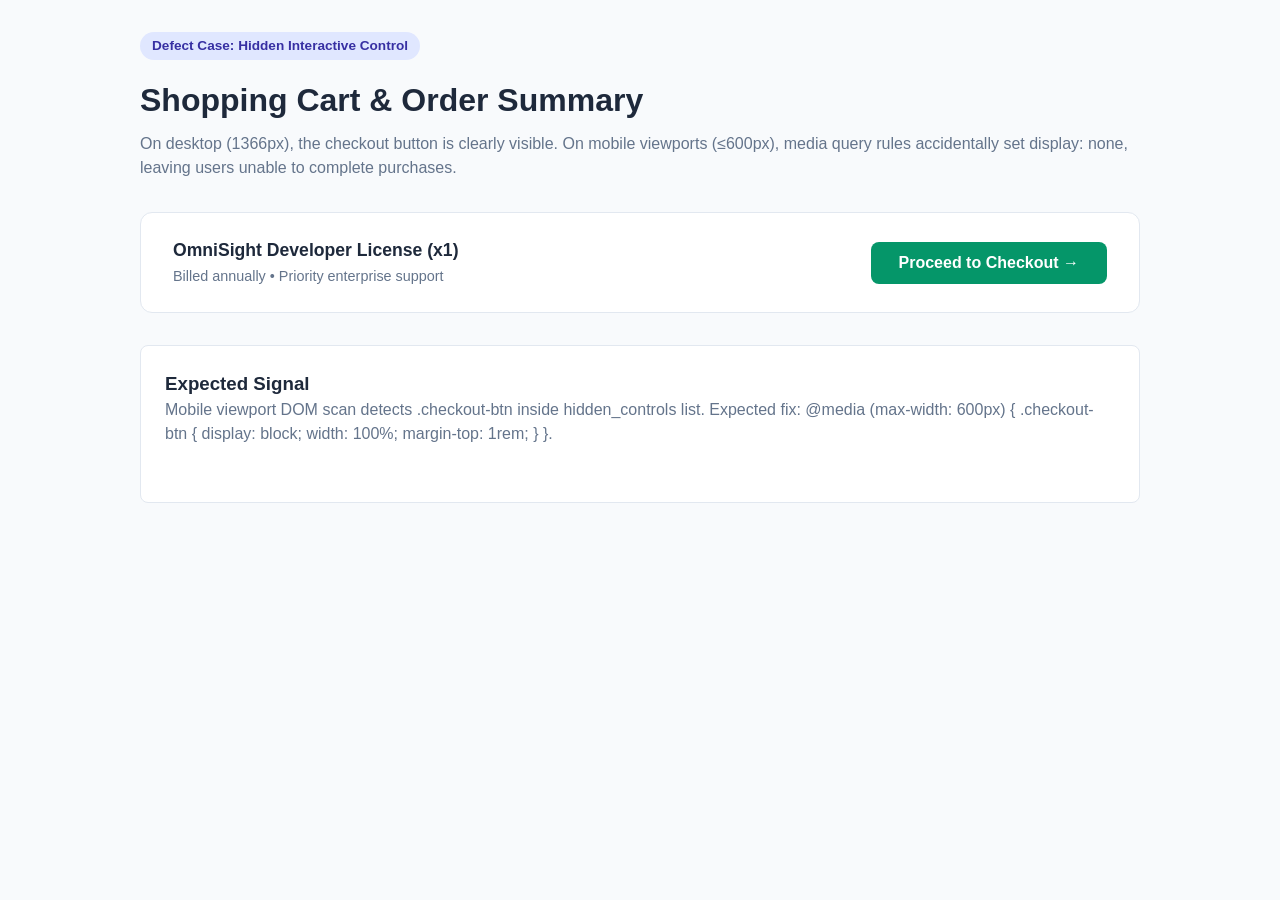
<file: test-pages/bug_hidden_control.html>
<!DOCTYPE html>
<html lang="en">
<head>
  <meta charset="UTF-8">
  <meta name="viewport" content="width=device-width, initial-scale=1.0">
  <title>Defect Testbed: Hidden Interactive Control</title>
  <style>
    * {
      box-sizing: border-box;
      margin: 0;
      padding: 0;
      font-family: -apple-system, BlinkMacSystemFont, "Segoe UI", Roboto, sans-serif;
    }
    body {
      background-color: #f8fafc;
      color: #1e293b;
      padding: 2rem;
      line-height: 1.5;
    }
    .container {
      max-width: 1000px;
      margin: 0 auto;
    }
    .badge {
      display: inline-block;
      padding: 0.25rem 0.75rem;
      background: #e0e7ff;
      color: #3730a3;
      border-radius: 9999px;
      font-size: 0.85rem;
      font-weight: 600;
      margin-bottom: 1rem;
    }
    h1 {
      font-size: 2rem;
      margin-bottom: 0.5rem;
    }
    p {
      color: #64748b;
      margin-bottom: 2rem;
    }
    .cart-summary {
      background: #ffffff;
      border: 1px solid #e2e8f0;
      border-radius: 12px;
      padding: 1.5rem 2rem;
      display: flex;
      justify-content: space-between;
      align-items: center;
      margin-bottom: 2rem;
    }
    .cart-item b {
      font-size: 1.1rem;
      display: block;
    }
    .cart-item span {
      color: #64748b;
      font-size: 0.9rem;
    }
    /* Deliberate Injected Defect: Action button hidden on mobile viewports */
    @media (max-width: 600px) {
      .checkout-btn {
        display: none !important;
      }
    }
    .checkout-btn {
      background: #059669;
      color: #ffffff;
      border: none;
      padding: 0.75rem 1.75rem;
      font-weight: 600;
      font-size: 1rem;
      border-radius: 8px;
      cursor: pointer;
    }
    .info-card {
      background: #ffffff;
      padding: 1.5rem;
      border-radius: 8px;
      border: 1px solid #e2e8f0;
    }
  </style>
</head>
<body>
  <div class="container">
    <span class="badge">Defect Case: Hidden Interactive Control</span>
    <h1>Shopping Cart & Order Summary</h1>
    <p>On desktop (1366px), the checkout button is clearly visible. On mobile viewports (&le;600px), media query rules accidentally set <code>display: none</code>, leaving users unable to complete purchases.</p>

    <div class="cart-summary">
      <div class="cart-item">
        <b>OmniSight Developer License (x1)</b>
        <span>Billed annually &bull; Priority enterprise support</span>
      </div>
      <!-- Faulty control hidden on mobile -->
      <button class="checkout-btn" id="proceed-to-checkout" type="button">Proceed to Checkout &rarr;</button>
    </div>

    <div class="info-card">
      <h3>Expected Signal</h3>
      <p>Mobile viewport DOM scan detects <code>.checkout-btn</code> inside <code>hidden_controls</code> list. Expected fix: <code>@media (max-width: 600px) { .checkout-btn { display: block; width: 100%; margin-top: 1rem; } }</code>.</p>
    </div>
  </div>
</body>
</html>
</file>
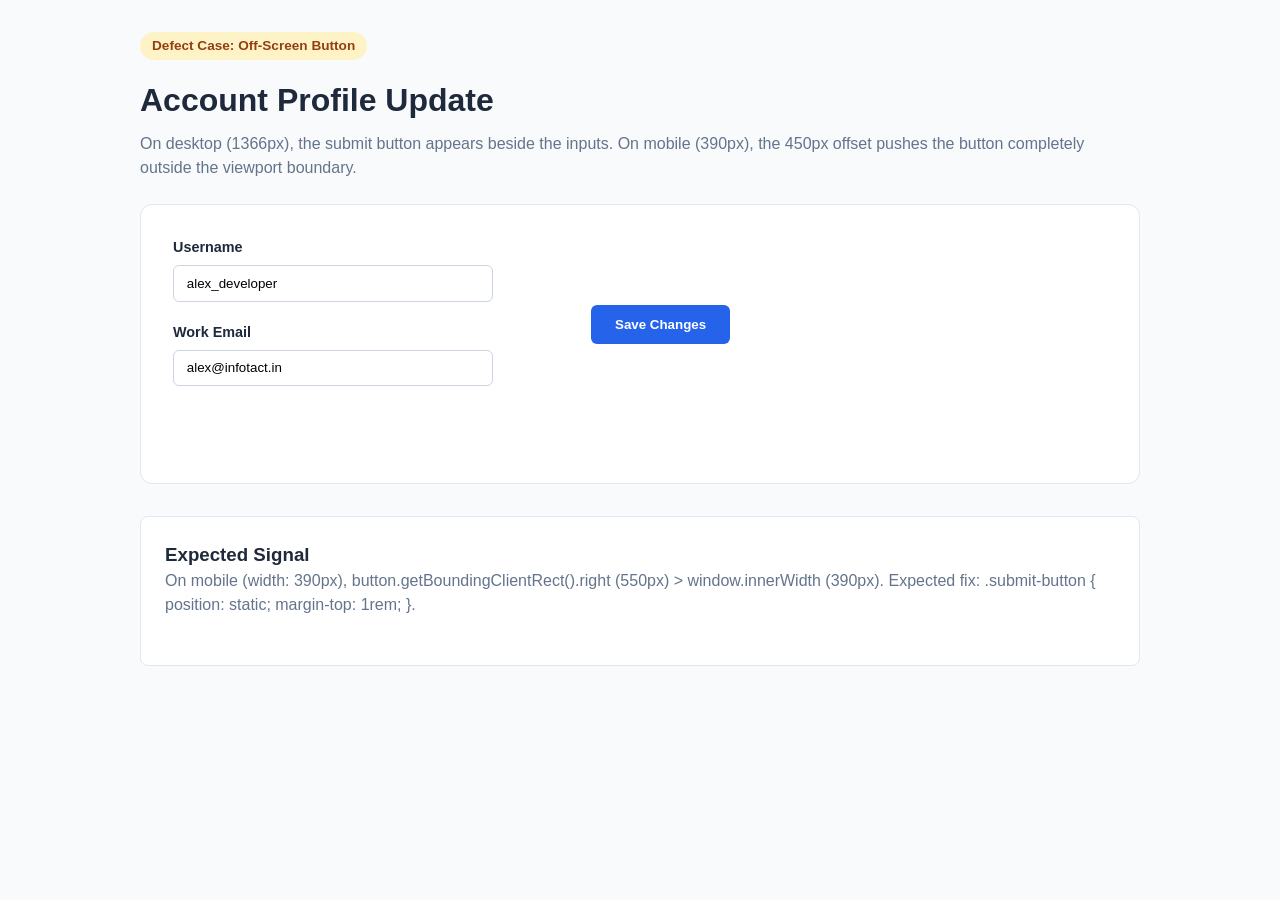
<file: test-pages/bug_offscreen_button.html>
<!DOCTYPE html>
<html lang="en">
<head>
  <meta charset="UTF-8">
  <meta name="viewport" content="width=device-width, initial-scale=1.0">
  <title>Defect Testbed: Off-Screen Button</title>
  <style>
    * {
      box-sizing: border-box;
      margin: 0;
      padding: 0;
      font-family: -apple-system, BlinkMacSystemFont, "Segoe UI", Roboto, sans-serif;
    }
    body {
      background-color: #f8fafc;
      color: #1e293b;
      padding: 2rem;
      line-height: 1.5;
    }
    .container {
      max-width: 1000px;
      margin: 0 auto;
    }
    .badge {
      display: inline-block;
      padding: 0.25rem 0.75rem;
      background: #fef3c7;
      color: #92400e;
      border-radius: 9999px;
      font-size: 0.85rem;
      font-weight: 600;
      margin-bottom: 1rem;
    }
    h1 {
      font-size: 2rem;
      margin-bottom: 0.5rem;
    }
    p {
      color: #64748b;
      margin-bottom: 1.5rem;
    }
    .form-box {
      background: #ffffff;
      padding: 2rem;
      border-radius: 12px;
      border: 1px solid #e2e8f0;
      position: relative;
      height: 280px;
      margin-bottom: 2rem;
    }
    .form-group {
      margin-bottom: 1.25rem;
      max-width: 320px;
    }
    label {
      display: block;
      font-size: 0.9rem;
      font-weight: 600;
      margin-bottom: 0.4rem;
    }
    input {
      width: 100%;
      padding: 0.6rem 0.8rem;
      border: 1px solid #cbd5e1;
      border-radius: 6px;
    }
    /* Deliberate Injected Defect: Submit button fixed at left: 450px */
    .submit-button {
      position: absolute;
      left: 450px;
      top: 100px;
      background: #2563eb;
      color: #ffffff;
      border: none;
      padding: 0.75rem 1.5rem;
      font-weight: 600;
      border-radius: 6px;
      cursor: pointer;
    }
    .info-card {
      background: #ffffff;
      padding: 1.5rem;
      border-radius: 8px;
      border: 1px solid #e2e8f0;
    }
  </style>
</head>
<body>
  <div class="container">
    <span class="badge">Defect Case: Off-Screen Button</span>
    <h1>Account Profile Update</h1>
    <p>On desktop (1366px), the submit button appears beside the inputs. On mobile (390px), the 450px offset pushes the button completely outside the viewport boundary.</p>

    <div class="form-box">
      <div class="form-group">
        <label for="username">Username</label>
        <input type="text" id="username" value="alex_developer" readonly>
      </div>
      <div class="form-group">
        <label for="email">Work Email</label>
        <input type="email" id="email" value="alex@infotact.in" readonly>
      </div>
      <!-- Faulty off-screen button on mobile -->
      <button class="submit-button" id="save-profile-btn" type="submit">Save Changes</button>
    </div>

    <div class="info-card">
      <h3>Expected Signal</h3>
      <p>On mobile (width: 390px), <code>button.getBoundingClientRect().right (550px) > window.innerWidth (390px)</code>. Expected fix: <code>.submit-button { position: static; margin-top: 1rem; }</code>.</p>
    </div>
  </div>
</body>
</html>
</file>
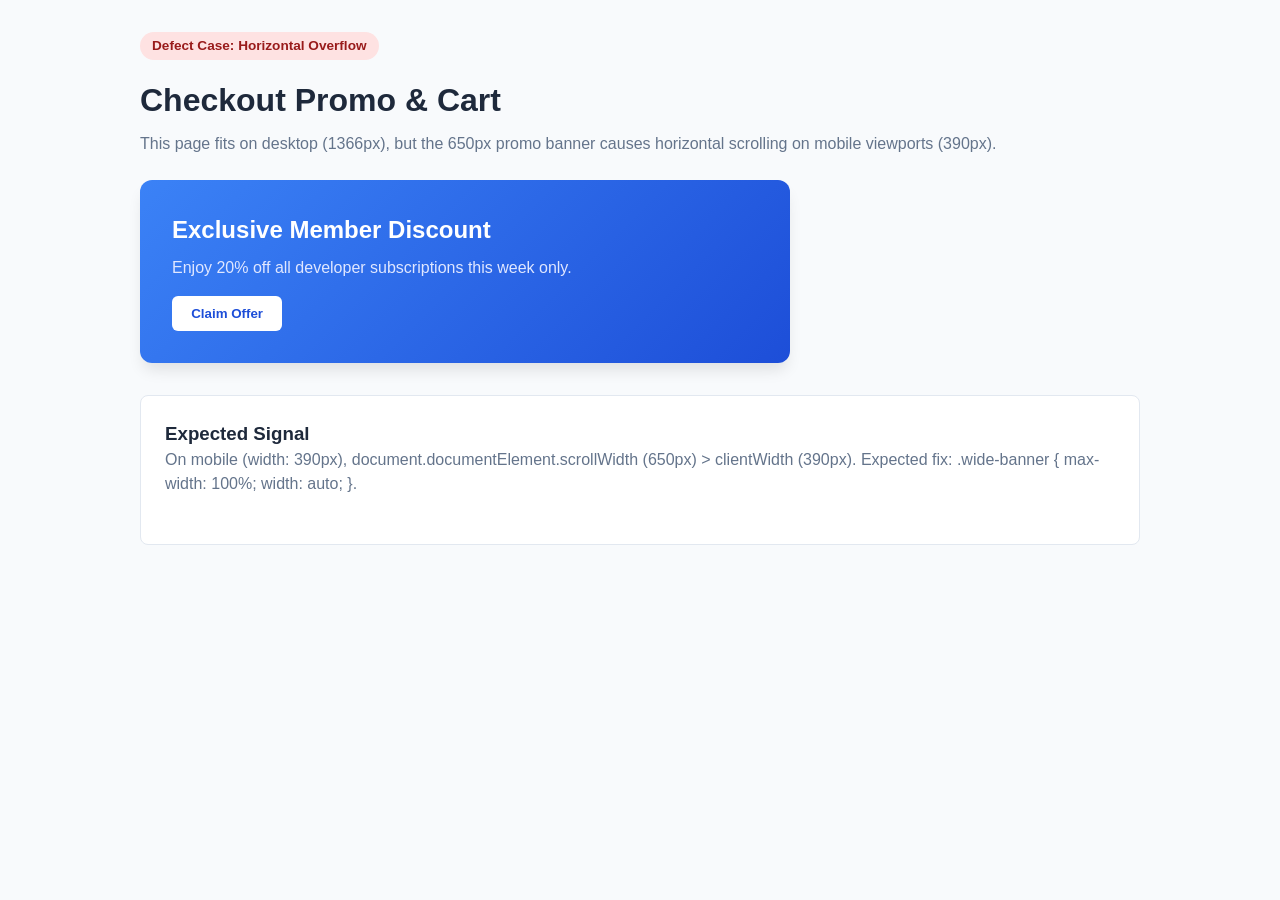
<file: test-pages/bug_overflow.html>
<!DOCTYPE html>
<html lang="en">
<head>
  <meta charset="UTF-8">
  <meta name="viewport" content="width=device-width, initial-scale=1.0">
  <title>Defect Testbed: Horizontal Overflow</title>
  <style>
    * {
      box-sizing: border-box;
      margin: 0;
      padding: 0;
      font-family: -apple-system, BlinkMacSystemFont, "Segoe UI", Roboto, sans-serif;
    }
    body {
      background-color: #f8fafc;
      color: #1e293b;
      padding: 2rem;
      line-height: 1.5;
    }
    .container {
      max-width: 1000px;
      margin: 0 auto;
    }
    .badge {
      display: inline-block;
      padding: 0.25rem 0.75rem;
      background: #fee2e2;
      color: #991b1b;
      border-radius: 9999px;
      font-size: 0.85rem;
      font-weight: 600;
      margin-bottom: 1rem;
    }
    h1 {
      font-size: 2rem;
      margin-bottom: 0.5rem;
    }
    p {
      color: #64748b;
      margin-bottom: 1.5rem;
    }
    /* Deliberate Injected Defect: Wide fixed-width banner that breaks mobile viewports */
    .wide-banner {
      width: 650px;
      background: linear-gradient(135deg, #3b82f6, #1d4ed8);
      color: #ffffff;
      padding: 2rem;
      border-radius: 12px;
      box-shadow: 0 10px 15px -3px rgba(0, 0, 0, 0.1);
      margin-bottom: 2rem;
    }
    .wide-banner h2 {
      font-size: 1.5rem;
      margin-bottom: 0.5rem;
    }
    .wide-banner p {
      color: #e0e7ff;
      margin-bottom: 1rem;
    }
    .action-btn {
      background: #ffffff;
      color: #1d4ed8;
      border: none;
      padding: 0.6rem 1.2rem;
      font-weight: 600;
      border-radius: 6px;
      cursor: pointer;
    }
    .info-card {
      background: #ffffff;
      padding: 1.5rem;
      border-radius: 8px;
      border: 1px solid #e2e8f0;
    }
  </style>
</head>
<body>
  <div class="container">
    <span class="badge">Defect Case: Horizontal Overflow</span>
    <h1>Checkout Promo & Cart</h1>
    <p>This page fits on desktop (1366px), but the 650px promo banner causes horizontal scrolling on mobile viewports (390px).</p>

    <!-- Faulty component -->
    <div class="wide-banner" id="promo-banner">
      <h2>Exclusive Member Discount</h2>
      <p>Enjoy 20% off all developer subscriptions this week only.</p>
      <button class="action-btn" id="claim-offer-btn">Claim Offer</button>
    </div>

    <div class="info-card">
      <h3>Expected Signal</h3>
      <p>On mobile (width: 390px), <code>document.documentElement.scrollWidth (650px) > clientWidth (390px)</code>. Expected fix: <code>.wide-banner { max-width: 100%; width: auto; }</code>.</p>
    </div>
  </div>
</body>
</html>
</file>
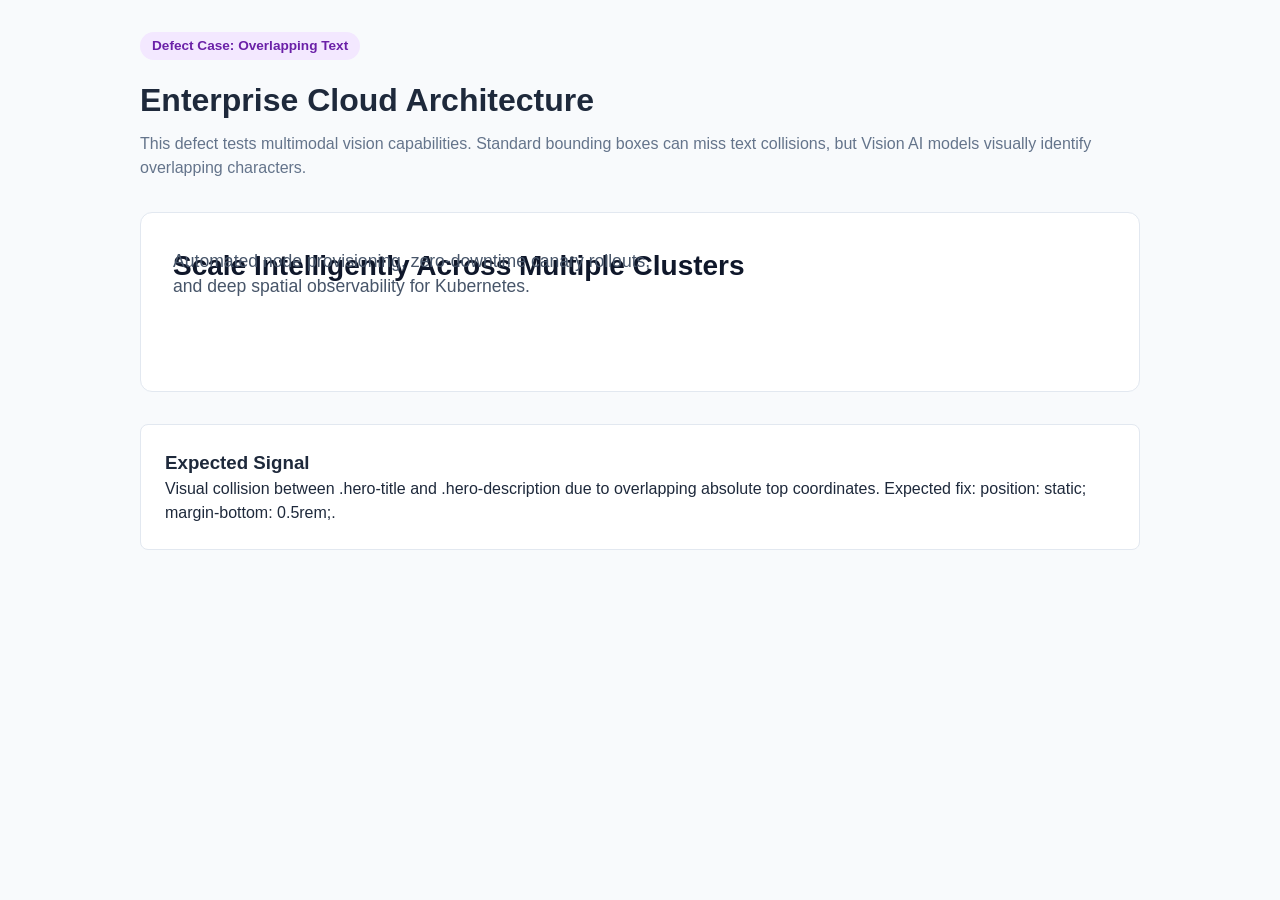
<file: test-pages/bug_overlapping_text.html>
<!DOCTYPE html>
<html lang="en">
<head>
  <meta charset="UTF-8">
  <meta name="viewport" content="width=device-width, initial-scale=1.0">
  <title>Defect Testbed: Overlapping Text</title>
  <style>
    * {
      box-sizing: border-box;
      margin: 0;
      padding: 0;
      font-family: -apple-system, BlinkMacSystemFont, "Segoe UI", Roboto, sans-serif;
    }
    body {
      background-color: #f8fafc;
      color: #1e293b;
      padding: 2rem;
      line-height: 1.5;
    }
    .container {
      max-width: 1000px;
      margin: 0 auto;
    }
    .badge {
      display: inline-block;
      padding: 0.25rem 0.75rem;
      background: #f3e8ff;
      color: #6b21a8;
      border-radius: 9999px;
      font-size: 0.85rem;
      font-weight: 600;
      margin-bottom: 1rem;
    }
    h1.page-title {
      font-size: 2rem;
      margin-bottom: 0.5rem;
    }
    p.intro {
      color: #64748b;
      margin-bottom: 2rem;
    }
    /* Deliberate Injected Defect: Colliding text via absolute positioning */
    .hero-banner {
      position: relative;
      background: #ffffff;
      border: 1px solid #e2e8f0;
      border-radius: 12px;
      padding: 2rem;
      height: 180px;
      margin-bottom: 2rem;
    }
    .hero-title {
      position: absolute;
      top: 2rem;
      left: 2rem;
      font-size: 1.75rem;
      font-weight: 800;
      color: #0f172a;
      z-index: 1;
    }
    .hero-description {
      position: absolute;
      top: 2.25rem;
      left: 2rem;
      font-size: 1.1rem;
      color: #475569;
      line-height: 1.4;
      max-width: 500px;
      z-index: 2;
    }
    .info-card {
      background: #ffffff;
      padding: 1.5rem;
      border-radius: 8px;
      border: 1px solid #e2e8f0;
    }
  </style>
</head>
<body>
  <div class="container">
    <span class="badge">Defect Case: Overlapping Text</span>
    <h1 class="page-title">Enterprise Cloud Architecture</h1>
    <p class="intro">This defect tests multimodal vision capabilities. Standard bounding boxes can miss text collisions, but Vision AI models visually identify overlapping characters.</p>

    <div class="hero-banner">
      <!-- Colliding text elements -->
      <h2 class="hero-title" id="hero-heading">Scale Intelligently Across Multiple Clusters</h2>
      <p class="hero-description" id="hero-subtext">Automated node provisioning, zero-downtime canary rollouts, and deep spatial observability for Kubernetes.</p>
    </div>

    <div class="info-card">
      <h3>Expected Signal</h3>
      <p>Visual collision between <code>.hero-title</code> and <code>.hero-description</code> due to overlapping absolute top coordinates. Expected fix: <code>position: static; margin-bottom: 0.5rem;</code>.</p>
    </div>
  </div>
</body>
</html>
</file>
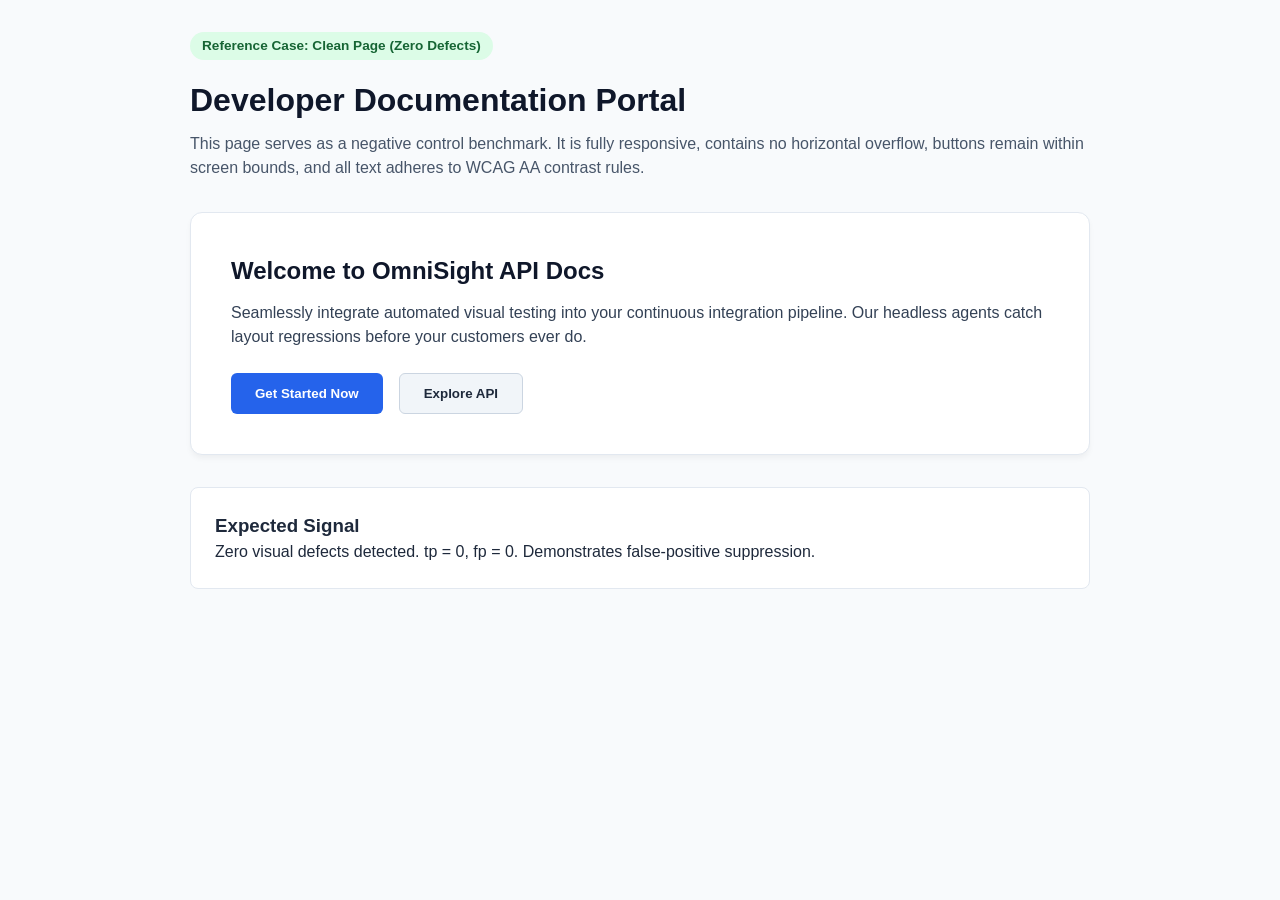
<file: test-pages/clean.html>
<!DOCTYPE html>
<html lang="en">
<head>
  <meta charset="UTF-8">
  <meta name="viewport" content="width=device-width, initial-scale=1.0">
  <title>Defect Testbed: Clean Reference Page</title>
  <style>
    * {
      box-sizing: border-box;
      margin: 0;
      padding: 0;
      font-family: -apple-system, BlinkMacSystemFont, "Segoe UI", Roboto, sans-serif;
    }
    body {
      background-color: #f8fafc;
      color: #1e293b;
      padding: 2rem;
      line-height: 1.5;
    }
    .container {
      max-width: 900px;
      margin: 0 auto;
    }
    .badge {
      display: inline-block;
      padding: 0.25rem 0.75rem;
      background: #dcfce7;
      color: #166534;
      border-radius: 9999px;
      font-size: 0.85rem;
      font-weight: 600;
      margin-bottom: 1rem;
    }
    h1 {
      font-size: 2rem;
      color: #0f172a;
      margin-bottom: 0.5rem;
    }
    p.intro {
      color: #475569;
      margin-bottom: 2rem;
    }
    .hero-card {
      background: #ffffff;
      border: 1px solid #e2e8f0;
      border-radius: 12px;
      padding: 2.5rem;
      box-shadow: 0 4px 6px -1px rgba(0, 0, 0, 0.05);
      margin-bottom: 2rem;
    }
    .hero-card h2 {
      font-size: 1.5rem;
      color: #0f172a;
      margin-bottom: 0.75rem;
    }
    .hero-card p {
      color: #334155;
      font-size: 1rem;
      margin-bottom: 1.5rem;
    }
    .btn-group {
      display: flex;
      gap: 1rem;
      flex-wrap: wrap;
    }
    .btn-primary {
      background: #2563eb;
      color: #ffffff;
      border: none;
      padding: 0.75rem 1.5rem;
      font-weight: 600;
      border-radius: 6px;
      cursor: pointer;
    }
    .btn-secondary {
      background: #f1f5f9;
      color: #1e293b;
      border: 1px solid #cbd5e1;
      padding: 0.75rem 1.5rem;
      font-weight: 600;
      border-radius: 6px;
      cursor: pointer;
    }
    .info-card {
      background: #ffffff;
      padding: 1.5rem;
      border-radius: 8px;
      border: 1px solid #e2e8f0;
    }
  </style>
</head>
<body>
  <div class="container">
    <span class="badge">Reference Case: Clean Page (Zero Defects)</span>
    <h1>Developer Documentation Portal</h1>
    <p class="intro">This page serves as a negative control benchmark. It is fully responsive, contains no horizontal overflow, buttons remain within screen bounds, and all text adheres to WCAG AA contrast rules.</p>

    <div class="hero-card">
      <h2>Welcome to OmniSight API Docs</h2>
      <p>Seamlessly integrate automated visual testing into your continuous integration pipeline. Our headless agents catch layout regressions before your customers ever do.</p>
      <div class="btn-group">
        <button class="btn-primary" id="get-started-btn">Get Started Now</button>
        <button class="btn-secondary" id="view-api-docs">Explore API</button>
      </div>
    </div>

    <div class="info-card">
      <h3>Expected Signal</h3>
      <p>Zero visual defects detected. <code>tp = 0, fp = 0</code>. Demonstrates false-positive suppression.</p>
    </div>
  </div>
</body>
</html>
</file>
<file: style.css>
/* ==========================================================================
   OmniSight — Visual QA dashboard
   Single consolidated stylesheet: light pastel theme (default) + dark theme.

   Dark theme is applied by any of:  body.dark · body.dark-mode ·
   body[data-theme="dark"] · :root.dark · :root[data-theme="dark"]
   (this file only styles the mechanism; script.js decides when to set it).

   Sections
   1. Theme tokens (light, dark)
   2. Base
   3. Layout: sidebar, topbar
   4. Controls: buttons, links
   5. Page heading + overview hero
   6. Metric cards
   7. Surfaces, dashboard, tables, status
   8. Issue list
   9. Scan form + aside
  10. Review page
  11. Toast, utilities, footer
  12. Responsive (1280 / 1100 / 900 / 700 / 560 / 380)
  13. Reduced motion
   ========================================================================== */


/* ==========================================================================
   1. THEME TOKENS
   ========================================================================== */

:root {
  color-scheme: light;
  --font-sans: "DM Sans", system-ui, -apple-system, "Segoe UI", Roboto, sans-serif;

  /* Neutrals */
  --bg: #F5F4FB;
  --surface: #FFFFFF;
  --surface-hover: #FBFAFF;
  --surface-soft: #F1EFFC;
  --border: #E6E3F5;
  --border-strong: #D2CDEE;
  --text-main: #231F3D;
  --text-secondary: #5C5F7E;
  --text-muted: #74789A;
  --highlight: rgba(255, 255, 255, 0.9);

  /* Brand */
  --primary: #7C6CF2;
  --primary-deep: #5B49D6;
  --primary-text: #5B49D6;
  --primary-soft: #EEEAFE;
  --accent-blue: #5E92F5;
  --accent-green: #4FC4A0;
  --accent-coral: #FF8A72;
  --accent-peach: #FFE9DC;
  --accent-mint: #DDF7EB;

  /* Gradients */
  --gradient-primary: linear-gradient(135deg, #7C6CF2, #5E92F5);
  --gradient-text: linear-gradient(135deg, #6A58E6, #4F86EE);
  --gradient-hero: linear-gradient(125deg, #6A57E8 0%, #7A68F0 45%, #4F86EE 100%);
  --gradient-soft: linear-gradient(135deg, #EEEAFE, #FBFAFF);

  /* Chrome */
  --sidebar-bg: linear-gradient(160deg, #FFFFFF, #F6F5FD);
  --topbar-bg: rgba(255, 255, 255, 0.86);
  --aside-bg: linear-gradient(135deg, #FAF9FF, #F3F6FE);
  --input-bg: #FFFFFF;
  --track-bg: #DCD9EE;
  --shimmer: rgba(124, 108, 242, 0.12);
  --glow: rgba(124, 108, 242, 0.10);

  /* Shadows (lavender-tinted) */
  --shadow-xs: 0 1px 2px rgba(52, 44, 110, 0.05);
  --shadow-sm: 0 2px 6px rgba(52, 44, 110, 0.07);
  --shadow-md: 0 6px 16px rgba(52, 44, 110, 0.08);
  --shadow-lg: 0 12px 28px rgba(52, 44, 110, 0.12);
  --shadow-xl: 0 18px 40px rgba(52, 44, 110, 0.16);
  --depth-shadow-hover: 0 16px 36px rgba(52, 44, 110, 0.16), 0 6px 14px rgba(52, 44, 110, 0.08);
  --sidebar-shadow: rgba(52, 44, 110, 0.06);

  /* Radii */
  --radius-xs: 4px;
  --radius-sm: 8px;
  --radius-md: 12px;
  --radius-lg: 16px;
  --radius-xl: 20px;
  --radius-2xl: 26px;

  /* Motion */
  --transition-fast: 0.18s ease;
  --transition-normal: 0.24s ease;
  --transition-slow: 0.36s ease;

  /* Issue states: solid colour + readable text colour */
  --st-detected: #8B9BB8;      --st-detected-text: #4A566B;
  --st-proposed: #779BE9;      --st-proposed-text: #3A5BC1;
  --st-applied: #A48BE6;       --st-applied-text: #6B4FC4;
  --st-verified: #4FC4A0;      --st-verified-text: #11745B;
  --st-failed: #F0766C;        --st-failed-text: #B3453F;
  --st-inconclusive: #C9CED8;  --st-inconclusive-text: #5F6B7A;

  /* Metric card tones: scan = soft blue, critical = coral,
     verified = mint/teal, warnings = peach/amber */
  --m-indigo-bg: linear-gradient(150deg, #EBF1FF, #E4E1FD);
  --m-indigo-bd: #CBD6FA;
  --m-coral-bg: linear-gradient(150deg, #FFEFEA, #FFE1D9);
  --m-coral-bd: #FBCFC4;
  --m-mint-bg: linear-gradient(150deg, #E8F8F2, #D9F3EA);
  --m-mint-bd: #BDE7D6;
  --m-amber-bg: linear-gradient(150deg, #FFF4E4, #FFE9D1);
  --m-amber-bd: #F8DDB7;

  /* Warning notice */
  --warn-bg: rgba(245, 158, 11, 0.10);
  --warn-bd: rgba(217, 119, 6, 0.40);
  --warn-accent: #D97706;
  --warn-text: #B45309;

  /* Illustration + code */
  --illus-bg: radial-gradient(ellipse at center, #E8ECF6, #F4F6FB 70%);
  --screen-border: #2D3A52;
  --screen-bg: #FBFCFF;
  --screen-line: #DCE2ED;
  --check-bg: #DFF5EC;
  --check-text: #19886A;
  --thumb-bg: linear-gradient(135deg, #F8F9FC, #F1F2F9);
  --thumb-bar: #E8EAF6;
  --code-bg: linear-gradient(135deg, #202B39, #1A2332);
}

/* Dark theme — deep charcoal/navy, never pure black */
:root.dark,
:root[data-theme="dark"],
body.dark,
body.dark-mode,
body[data-theme="dark"] {
  color-scheme: dark;

  --bg: #12131F;
  --surface: #1A1C2E;
  --surface-hover: #20233A;
  --surface-soft: #232640;
  --border: #2B2F4B;
  --border-strong: #3B4066;
  --text-main: #ECEBFA;
  --text-secondary: #A9ADC8;
  --text-muted: #8388A8;
  --highlight: rgba(255, 255, 255, 0.06);

  --primary: #8E7EFA;
  --primary-deep: #7C6CF2;
  --primary-text: #B3A8FF;
  --primary-soft: rgba(142, 126, 250, 0.16);
  --accent-peach: #3A3127;
  --accent-mint: #1D3436;

  --gradient-text: linear-gradient(135deg, #B8ADFF, #8FB5FF);
  --gradient-soft: linear-gradient(135deg, #20233A, #1A1C2E);

  --sidebar-bg: linear-gradient(160deg, #1A1C2E, #151726);
  --topbar-bg: rgba(18, 19, 31, 0.86);
  --aside-bg: linear-gradient(135deg, #1E2038, #1A1C2E);
  --input-bg: #14162A;
  --track-bg: #3B4066;
  --shimmer: rgba(179, 168, 255, 0.10);
  --glow: rgba(142, 126, 250, 0.16);

  --shadow-xs: 0 1px 2px rgba(0, 0, 0, 0.30);
  --shadow-sm: 0 2px 6px rgba(0, 0, 0, 0.34);
  --shadow-md: 0 6px 16px rgba(0, 0, 0, 0.36);
  --shadow-lg: 0 12px 28px rgba(0, 0, 0, 0.42);
  --shadow-xl: 0 18px 40px rgba(0, 0, 0, 0.50);
  --depth-shadow-hover: 0 16px 36px rgba(0, 0, 0, 0.50), 0 6px 14px rgba(0, 0, 0, 0.30);
  --sidebar-shadow: rgba(0, 0, 0, 0.30);

  --st-detected: #8B9BB8;      --st-detected-text: #C3CCDD;
  --st-proposed: #8AA8F2;      --st-proposed-text: #B4C8FF;
  --st-applied: #B9A4F5;       --st-applied-text: #D6C9FF;
  --st-verified: #5FD3AE;      --st-verified-text: #8FE8C8;
  --st-failed: #FF8B80;        --st-failed-text: #FFB3AB;
  --st-inconclusive: #7C8798;  --st-inconclusive-text: #B6BFCC;

  --m-indigo-bg: linear-gradient(150deg, #232A52, #2B2758);
  --m-indigo-bd: #3A4380;
  --m-coral-bg: linear-gradient(150deg, #3A2430, #412830);
  --m-coral-bd: #5C3540;
  --m-mint-bg: linear-gradient(150deg, #1B3236, #1F3B39);
  --m-mint-bd: #2B5750;
  --m-amber-bg: linear-gradient(150deg, #3A3126, #41311F);
  --m-amber-bd: #5A4A33;

  --warn-bg: rgba(245, 158, 11, 0.12);
  --warn-bd: rgba(251, 191, 36, 0.45);
  --warn-accent: #FBBF24;
  --warn-text: #FCD34D;

  --illus-bg: radial-gradient(ellipse at center, #272A47, #1C1E33 70%);
  --screen-border: #5B6288;
  --screen-bg: #242842;
  --screen-line: #3B4066;
  --check-bg: #1F4036;
  --check-text: #7FE3BF;
  --thumb-bg: linear-gradient(135deg, #20233A, #1C1E33);
  --thumb-bar: #2B2F4B;
  --code-bg: linear-gradient(135deg, #14192A, #10131F);
}


/* ==========================================================================
   2. BASE
   ========================================================================== */

*,
*::before,
*::after {
  box-sizing: border-box;
}

html {
  -webkit-text-size-adjust: 100%;
  scroll-behavior: smooth;
  scroll-padding-top: 96px; /* clears the sticky topbar */
}

body {
  min-height: 100vh;
  margin: 0;
  display: flex;
  flex-direction: column;
  background: var(--bg);
  color: var(--text-main);
  font: 16px/1.7 var(--font-sans);
  letter-spacing: -0.01em;
  overflow-x: clip; /* clip (not hidden) keeps the sticky topbar working */
  -webkit-font-smoothing: antialiased;
  -moz-osx-font-smoothing: grayscale;
  transition: background-color var(--transition-normal), color var(--transition-normal);
}

img, video, canvas, svg {
  max-width: 100%;
}

button, input, select, textarea {
  font: inherit;
  color: inherit;
}

button {
  border: 0;
  background: none;
  cursor: pointer;
  touch-action: manipulation;
  -webkit-tap-highlight-color: transparent;
}

input, select {
  border: 0;
  background: none;
}

input[type="checkbox"],
input[type="radio"],
select {
  cursor: pointer;
}

:focus-visible {
  outline: 3px solid var(--primary);
  outline-offset: 2px;
}

select option {
  background: var(--surface);
  color: var(--text-main);
}


/* ==========================================================================
   3. LAYOUT
   ========================================================================== */

.app-shell {
  min-height: 100vh;
  display: flex;
  flex-direction: column;
}

/* Fills the space beside the fixed sidebar. (The old `width:100%` plus a
   245px margin pushed the content 245px past the viewport edge.) */
.main {
  flex: 1;
  min-width: 0;
  max-width: 1900px;
  margin-left: 245px;
  padding: 0 31px 22px;
}

.page {
  display: none;
  position: relative;
  z-index: 1;
  min-width: 0;
}

.page.active {
  display: block;
  animation: pageEnter 280ms cubic-bezier(0.22, 1, 0.36, 1) both;
}

@keyframes pageEnter {
  from {
    opacity: 0;
    transform: translate3d(0, 10px, 0);
  }
  to {
    opacity: 1;
    transform: translate3d(0, 0, 0);
  }
}

@media (prefers-reduced-motion: reduce) {
  .page.active {
    animation: none;
  }
}

/* ----- Sidebar ----- */

.sidebar {
  position: fixed;
  inset: 0 auto 0 0;
  z-index: 30;
  width: 245px;
  height: 100vh;
  height: 100dvh;
  padding: 25px 17px 15px;
  display: flex;
  flex-direction: column;
  overflow-y: auto;
  overscroll-behavior: contain;
  background: var(--sidebar-bg);
  border-right: 1px solid var(--border);
  box-shadow: 10px 0 32px var(--sidebar-shadow);
}

.brand {
  display: flex;
  align-items: center;
  gap: 11px;
  padding: 0 8px 34px;
  text-decoration: none;
}

.brand-mark {
  position: relative;
  width: 36px;
  height: 36px;
  flex: 0 0 auto;
  display: grid;
  place-items: center;
  overflow: hidden;
  border-radius: 12px;
  background: var(--gradient-primary);
  box-shadow: inset 0 1px rgba(255, 255, 255, 0.5), 0 6px 16px rgba(91, 73, 214, 0.30);
  transform: rotate(-4deg);
}

.brand-mark::before {
  content: "";
  position: absolute;
  top: 0;
  left: -100%;
  width: 100%;
  height: 100%;
  background: linear-gradient(90deg, transparent, rgba(255, 255, 255, 0.6), transparent);
  transition: left 0.6s ease;
}

.brand:hover .brand-mark::before {
  left: 100%;
}

.brand-mark i {
  width: 13px;
  height: 13px;
  border-radius: 4px;
  background: linear-gradient(135deg, #1D2B3B, #2D3A4D);
  box-shadow: inset 0 1px 2px rgba(255, 255, 255, 0.3);
}

.brand b {
  font-size: 26px;
  font-weight: 800;
  letter-spacing: -0.4px;
  background: var(--gradient-text);
  -webkit-background-clip: text;
  background-clip: text;
  -webkit-text-fill-color: transparent;
}

.brand small,
.profile small {
  display: block;
  margin-top: 2px;
  color: var(--text-secondary);
  font-size: 12px;
}

.workspace-label {
  padding: 0 13px 11px;
  color: var(--text-secondary);
  font-size: 12px;
  font-weight: 700;
  letter-spacing: 1.4px;
  text-transform: uppercase;
}

.sidebar nav {
  display: grid;
  gap: 6px;
  margin-bottom: 20px;
}

.nav-link {
  position: relative;
  width: 100%;
  min-height: 54px;
  padding: 12px 13px;
  display: flex;
  align-items: center;
  gap: 12px;
  overflow: hidden;
  border: 1px solid transparent;
  border-radius: var(--radius-md);
  background: transparent;
  color: var(--text-secondary);
  font-size: 16px;
  font-weight: 700;
  text-align: left;
  transition: background-color var(--transition-normal), color var(--transition-normal),
              border-color var(--transition-normal), transform var(--transition-normal),
              box-shadow var(--transition-normal);
}

.nav-link::before {
  content: "";
  position: absolute;
  inset: 0 auto 0 0;
  width: 3px;
  background: var(--gradient-primary);
  opacity: 0;
  transform: scaleY(0.45);
  transform-origin: center;
  transition:
    opacity 240ms ease,
    transform 280ms cubic-bezier(0.22, 1, 0.36, 1);
}

.nav-link:hover {
  background: var(--primary-soft);
  color: var(--primary-text);
  transform: translateX(2px);
  box-shadow: var(--shadow-sm);
}

.nav-link.active {
  background: var(--primary-soft);
  border-color: color-mix(in srgb, var(--primary) 45%, transparent);
  color: var(--primary-text);
  box-shadow: var(--shadow-xs);
}

.nav-link.active::before {
  opacity: 1;
  transform: scaleY(1);
}

.nav-icon {
  width: 22px;
  flex: 0 0 auto;
  text-align: center;
  font-size: 19px;
  color: inherit;
  transition: transform 0.3s ease;
}

.nav-link:hover .nav-icon {
  transform: translateX(2px) rotate(-3deg);
}

.nav-count {
  margin-left: auto;
  padding: 1px 9px;
  border-radius: 30px;
  background: var(--primary-soft);
  color: var(--primary-text);
  font-size: 12px;
  font-weight: 700;
}

.sidebar-bottom {
  margin-top: auto;
  padding-top: 20px;
}

.privacy-card {
  position: relative;
  padding: 16px;
  overflow: hidden;
  border: 1px solid var(--border);
  border-radius: var(--radius-lg);
  background: var(--gradient-soft);
  box-shadow: var(--shadow-sm), inset 0 1px var(--highlight);
  transition: transform var(--transition-normal), box-shadow var(--transition-normal),
              border-color var(--transition-normal);
}

.privacy-card::before {
  content: "";
  position: absolute;
  top: 0;
  left: -100%;
  width: 100%;
  height: 100%;
  background: linear-gradient(90deg, transparent, var(--shimmer), transparent);
  transition: left 0.6s ease;
  pointer-events: none;
}

.privacy-card:hover {
  transform: translateY(-2px);
  box-shadow: var(--shadow-md);
  border-color: var(--primary);
}

.privacy-card:hover::before {
  left: 100%;
}

.privacy-icon {
  width: 32px;
  height: 32px;
  margin-bottom: 11px;
  display: grid;
  place-items: center;
  border-radius: 10px;
  background: var(--primary);
  color: #fff;
  font-size: 17px;
  box-shadow: 0 4px 12px rgba(124, 108, 242, 0.32);
  transition: transform 0.3s ease;
}

.privacy-card:hover .privacy-icon {
  transform: scale(1.05);
}

.privacy-card b {
  color: var(--text-main);
  font-size: 14px;
}

.privacy-card p {
  margin: 7px 0 14px;
  color: var(--text-secondary);
  font-size: 13px;
  line-height: 1.6;
}

.privacy-rule {
  position: relative;
  height: 3px;
  margin-top: 12px;
  overflow: hidden;
  border-radius: 9px;
  background: var(--primary-soft);
}

.privacy-rule::after {
  content: "";
  position: absolute;
  top: 0;
  left: 0;
  width: 30%;
  height: 100%;
  border-radius: 9px;
  background: var(--gradient-primary);
  animation: ruleProgress 3s ease infinite;
}

@keyframes ruleProgress {
  0%   { left: -30%; }
  100% { left: 100%; }
}

.profile {
  margin-top: 17px;
  padding: 17px 2px 0;
  display: flex;
  align-items: center;
  gap: 10px;
  border-top: 1px solid var(--border);
}

.avatar {
  position: relative;
  width: 38px;
  height: 38px;
  flex: 0 0 auto;
  display: grid;
  place-items: center;
  border: 1px solid var(--border-strong);
  border-radius: 12px;
  background: var(--surface-soft);
  color: var(--primary-text);
  font-size: 12px;
  font-weight: 700;
  box-shadow: var(--shadow-xs);
}

.avatar::after {
  content: "";
  position: absolute;
  right: 2px;
  bottom: 2px;
  width: 9px;
  height: 9px;
  border: 2px solid var(--surface);
  border-radius: 50%;
  background: var(--accent-green);
  animation: pulseOnline 2s ease infinite;
}

@keyframes pulseOnline {
  0%, 100% { transform: scale(1);   opacity: 1; }
  50%      { transform: scale(1.1); opacity: 0.8; }
}

.theme-mini {
  width: 40px;
  height: 40px;
  margin-left: auto;
  flex: 0 0 auto;
  border: 1px solid var(--border-strong);
  border-radius: var(--radius-sm);
  background: var(--surface);
  color: var(--primary-text);
  font-size: 17px;
  transition: background-color 0.3s ease, transform 0.3s ease;
}

.theme-mini:hover {
  background: var(--primary-soft);
  transform: rotate(20deg) scale(1.05);
}

/* ----- Topbar ----- */

.topbar {
  position: sticky;
  top: 0;
  z-index: 20;
  min-height: 81px;
  padding: 0 20px;
  display: flex;
  align-items: center;
  justify-content: space-between;
  gap: 16px;
  background: var(--topbar-bg);
  -webkit-backdrop-filter: blur(12px);
  backdrop-filter: blur(12px);
  border-bottom: 1px solid var(--border);
}

.mobile-menu {
  display: none; /* shown at <= 900px, see Responsive */
}

.breadcrumbs {
  min-width: 0;
  margin-left: 16px;
  display: flex;
  align-items: center;
  gap: 10px;
  color: var(--text-secondary);
  font-size: 14px;
  white-space: nowrap;
}

.breadcrumbs i {
  font-style: normal;
  color: var(--text-muted);
}

.breadcrumbs b {
  min-width: 0;
  overflow: hidden;
  text-overflow: ellipsis;
  color: var(--text-main);
  font-weight: 700;
}

.top-actions {
  min-width: 0;
  display: flex;
  align-items: center;
  gap: 9px;
}

.searchbox {
  width: min(290px, 25vw);
  height: 46px;
  padding: 0 14px;
  display: flex;
  align-items: center;
  gap: 8px;
  border: 1px solid var(--border);
  border-radius: var(--radius-lg);
  background: var(--input-bg);
  box-shadow: var(--shadow-xs);
  transition: border-color 0.3s ease, box-shadow 0.3s ease;
}

.searchbox:hover {
  border-color: var(--border-strong);
  box-shadow: var(--shadow-sm);
}

.searchbox:focus-within {
  border-color: var(--primary);
  box-shadow: var(--shadow-md), 0 0 0 3px var(--primary-soft);
}

.searchbox > span {
  flex: 0 0 auto;
  color: var(--text-secondary);
  font-size: 20px;
  transition: color 0.3s ease;
}

.searchbox:focus-within > span {
  color: var(--primary-text);
}

.searchbox input {
  width: 100%;
  min-width: 0;
  outline: none; /* the focus ring is drawn on .searchbox via :focus-within */
  color: var(--text-main);
  font-size: 15px;
  cursor: text;
}

.searchbox input::placeholder {
  color: var(--text-muted);
}

.mode-switch {
  position: relative;
  min-height: 44px;
  padding: 8px 12px;
  display: flex;
  align-items: center;
  gap: 8px;
  border-radius: var(--radius-sm);
  color: var(--text-secondary);
  font-size: 13px;
  font-weight: 500;
  white-space: nowrap;
  cursor: pointer;
  transition: background-color 0.3s ease, color 0.3s ease;
}

.mode-switch:hover {
  background: var(--primary-soft);
  color: var(--primary-text);
}

.mode-switch input {
  position: absolute;
  width: 1px;
  height: 1px;
  opacity: 0;
}

.switch-track {
  position: relative;
  width: 34px;
  height: 20px;
  flex: 0 0 auto;
  border-radius: 20px;
  background: var(--track-bg);
  box-shadow: inset 0 1px 2px rgba(0, 0, 0, 0.10);
  transition: background-color 0.3s ease;
}

.switch-track::after {
  content: "";
  position: absolute;
  top: 3px;
  left: 3px;
  width: 14px;
  height: 14px;
  border-radius: 50%;
  background: #fff;
  box-shadow: 0 1px 2px rgba(0, 0, 0, 0.2);
  transition: transform 0.3s cubic-bezier(0.34, 1.56, 0.64, 1);
}

.mode-switch input:checked + .switch-track {
  background: var(--primary);
}

.mode-switch input:checked + .switch-track::after {
  transform: translateX(14px);
}

.mode-switch input:focus-visible + .switch-track {
  outline: 3px solid var(--primary);
  outline-offset: 2px;
}

.icon-button,
.mobile-menu {
  width: 44px;
  height: 44px;
  flex: 0 0 auto;
  align-items: center;
  justify-content: center;
  border: 1px solid var(--border);
  border-radius: var(--radius-md);
  background: var(--surface);
  color: var(--primary-text);
  font-size: 19px;
  box-shadow: var(--shadow-xs);
  transition: background-color 0.3s ease, color 0.3s ease, transform 0.3s ease,
              box-shadow 0.3s ease;
}

.icon-button {
  display: inline-flex;
}

.icon-button:hover,
.mobile-menu:hover {
  background: var(--primary);
  border-color: var(--primary);
  color: #fff;
  transform: translateY(-2px);
  box-shadow: var(--shadow-md);
}


/* ==========================================================================
   4. CONTROLS
   ========================================================================== */

.button {
  position: relative;
  min-height: 56px;
  padding: 0 26px;
  display: inline-flex;
  align-items: center;
  justify-content: center;
  gap: 10px;
  overflow: hidden;
  border: 1px solid var(--border-strong);
  border-radius: 17px;
  background: var(--surface);
  color: var(--text-main);
  font-size: 16px;
  font-weight: 800;
  white-space: nowrap;
  box-shadow: var(--shadow-sm);
  transition: transform 240ms ease, box-shadow 240ms ease, border-color 240ms ease,
              background-color 240ms ease, filter 240ms ease;
}

.button::before {
  content: "";
  position: absolute;
  top: 0;
  left: -100%;
  width: 100%;
  height: 100%;
  background: linear-gradient(90deg, transparent, var(--shimmer), transparent);
  transition: left 0.5s ease;
  pointer-events: none;
}

.button:hover {
  transform: translateY(-3px);
  box-shadow: var(--depth-shadow-hover);
  background: var(--surface-hover);
  border-color: var(--primary);
}

.button:hover::before {
  left: 100%;
}

.button:active {
  transform: translateY(1px) scale(0.98);
  box-shadow: var(--shadow-xs);
}

.button-dark {
  background: var(--gradient-primary);
  border-color: rgba(255, 255, 255, 0.18);
  color: #fff;
  box-shadow: 0 4px 0 rgba(52, 44, 110, 0.22), 0 8px 16px rgba(91, 73, 214, 0.25);
}

.button-dark::before {
  background: linear-gradient(90deg, transparent, rgba(255, 255, 255, 0.28), transparent);
}

.button-dark:hover {
  background: var(--gradient-primary);
  border-color: rgba(255, 255, 255, 0.3);
  box-shadow: 0 6px 0 rgba(52, 44, 110, 0.20), 0 14px 28px rgba(91, 73, 214, 0.32);
  filter: brightness(1.04);
}

.button-dark:active {
  box-shadow: 0 2px 0 rgba(52, 44, 110, 0.2), 0 4px 10px rgba(91, 73, 214, 0.2);
}

.button-dark span {
  display: inline-block;
  font-size: 15px;
  transition: transform 0.3s ease;
}

.button-dark:hover span {
  transform: translate(2px, -2px);
}

.button-light {
  background: var(--surface);
  border-color: var(--border-strong);
  color: var(--text-main);
  box-shadow: var(--shadow-xs);
}

.button-light:hover {
  background: var(--primary-soft);
  border-color: var(--primary);
}

.button-small {
  min-height: 44px;
  padding: 0 14px;
  font-size: 14px;
}

.button-full {
  width: 100%;
}

.text-link {
  position: relative;
  padding: 5px 0;
  border: 0;
  background: transparent;
  color: var(--primary-text);
  font-size: 13px;
  font-weight: 700;
  white-space: nowrap;
  text-decoration: none;
}

.text-link::after {
  content: "";
  position: absolute;
  right: 0;
  bottom: -2px;
  left: 0;
  height: 1px;
  background: currentColor;
  opacity: 0.6;
  transform: scaleX(0);
  transition: transform 0.3s ease;
}

.text-link:hover::after {
  transform: scaleX(1);
}


/* ==========================================================================
   5. PAGE HEADING + OVERVIEW HERO
   ========================================================================== */

.page-heading {
  padding: 22px 1px 23px;
  display: flex;
  align-items: flex-end;
  justify-content: space-between;
  gap: 20px;
}

.eyebrow {
  color: var(--text-secondary);
  font-size: 14px;
  font-weight: 800;
  letter-spacing: 0.1em;
  text-transform: uppercase;
}

.page-heading h1 {
  margin: 11px 0;
  font-size: clamp(44px, 5vw, 76px);
  font-weight: 800;
  line-height: 1.04;
  letter-spacing: -0.045em;
  background: var(--gradient-text);
  -webkit-background-clip: text;
  background-clip: text;
  -webkit-text-fill-color: transparent;
}

.page-heading h1 em {
  font-style: normal;
  color: var(--primary-text);
}

.page-heading p {
  max-width: 760px;
  margin: 0;
  color: var(--text-secondary);
  font-size: clamp(17px, 1.4vw, 21px);
  line-height: 1.7;
}

/* Overview hero: the vibrant purple-blue banner */
#page-overview .page-heading {
  position: relative;
  margin: 22px 0 23px;
  padding: 40px;
  overflow: hidden;
  border-radius: 28px;
  background: var(--gradient-hero);
  color: #fff;
  box-shadow: 0 20px 44px rgba(91, 73, 214, 0.28), inset 0 1px rgba(255, 255, 255, 0.28);
}

#page-overview .page-heading::before,
#page-overview .page-heading::after {
  content: "";
  position: absolute;
  border-radius: 50%;
  pointer-events: none;
}

#page-overview .page-heading::before {
  top: -140px;
  right: -80px;
  width: 360px;
  height: 360px;
  background: radial-gradient(circle, rgba(255, 255, 255, 0.20), rgba(255, 255, 255, 0) 70%);
}

#page-overview .page-heading::after {
  bottom: -160px;
  left: 30%;
  width: 320px;
  height: 320px;
  background: radial-gradient(circle, rgba(255, 255, 255, 0.10), rgba(255, 255, 255, 0) 70%);
}

#page-overview .page-heading > * {
  position: relative;
  z-index: 1;
  min-width: 0;
}

#page-overview .page-heading .eyebrow {
  color: rgba(255, 255, 255, 0.85);
}

#page-overview .page-heading h1 {
  background: none;
  color: #fff;
  -webkit-text-fill-color: #fff;
}

#page-overview .page-heading h1 em {
  color: #fff;
}

#page-overview .page-heading p {
  color: rgba(255, 255, 255, 0.92);
}

/* Buttons on the hero flip to white so they stay visible on the gradient */
#page-overview .page-heading .button-dark {
  background: #fff;
  border-color: #fff;
  color: var(--primary-deep);
  box-shadow: 0 4px 0 rgba(30, 20, 100, 0.25), 0 10px 20px rgba(30, 20, 100, 0.25);
}

#page-overview .page-heading .button-dark:hover {
  background: #fff;
  box-shadow: 0 6px 0 rgba(30, 20, 100, 0.22), 0 16px 30px rgba(30, 20, 100, 0.32);
}

#page-overview .page-heading .button-dark::before {
  background: linear-gradient(90deg, transparent, rgba(124, 108, 242, 0.18), transparent);
}


/* ==========================================================================
   6. METRIC CARDS
   ========================================================================== */

.metric-grid {
  margin-bottom: 16px;
  display: grid;
  grid-template-columns: repeat(4, minmax(0, 1fr));
  gap: 14px;
}

.metric-card {
  --tone-bg: var(--surface);
  --tone-bd: var(--border);
  position: relative;
  min-width: 0;
  min-height: 228px;
  padding: 28px;
  overflow: hidden;
  border: 1px solid var(--tone-bd);
  border-radius: 28px;
  background: var(--tone-bg);
  box-shadow: var(--shadow-md), inset 0 1px 0 var(--highlight);
  transition: transform 240ms ease, box-shadow 240ms ease;
}

/* Tone follows the icon colour, so card order in the HTML doesn't matter */
.metric-card:has(.icon-indigo) { --tone-bg: var(--m-indigo-bg); --tone-bd: var(--m-indigo-bd); }
.metric-card:has(.icon-coral)  { --tone-bg: var(--m-coral-bg);  --tone-bd: var(--m-coral-bd); }
.metric-card:has(.icon-mint)   { --tone-bg: var(--m-mint-bg);   --tone-bd: var(--m-mint-bd); }
.metric-card:has(.icon-amber)  { --tone-bg: var(--m-amber-bg);  --tone-bd: var(--m-amber-bd); }

.metric-card::after {
  content: "";
  position: absolute;
  top: -88px;
  right: -58px;
  width: 170px;
  height: 170px;
  border-radius: 50%;
  background: radial-gradient(circle, var(--glow), transparent 70%);
  pointer-events: none;
  transition: transform 0.4s ease;
}

.metric-card:hover {
  transform: translateY(-6px);
  box-shadow: var(--depth-shadow-hover), inset 0 1px 0 var(--highlight);
}

.metric-card:hover::after {
  transform: scale(1.2);
}

.metric-top {
  margin-bottom: 12px;
  display: flex;
  align-items: center;
  justify-content: space-between;
  gap: 8px;
}

.metric-icon {
  position: relative;
  width: 40px;
  height: 40px;
  flex: 0 0 auto;
  display: grid;
  place-items: center;
  overflow: hidden;
  border-radius: var(--radius-md);
  color: #fff;
  font-size: 19px;
  box-shadow: 0 4px 12px rgba(52, 44, 110, 0.20);
  transition: transform 0.3s ease, box-shadow 0.3s ease;
}

.metric-icon::before {
  content: "";
  position: absolute;
  inset: 0;
  border-radius: inherit;
  background: linear-gradient(135deg, rgba(255, 255, 255, 0.25), transparent);
}

.metric-icon.icon-indigo { background: var(--gradient-primary); }
.metric-icon.icon-coral  { background: linear-gradient(135deg, #FF8A72, #F2624F); }
.metric-icon.icon-mint   { background: linear-gradient(135deg, #4CC998, #2FB5A0); }
.metric-icon.icon-amber  { background: linear-gradient(135deg, #FBBF24, #F59E0B); }

.metric-card:hover .metric-icon {
  transform: translateY(-3px) scale(1.05);
  box-shadow: 0 8px 20px rgba(52, 44, 110, 0.28);
}

.metric-label {
  min-width: 0;
  color: var(--text-secondary);
  font-size: 14px;
  font-weight: 800;
  letter-spacing: 0.08em;
  text-transform: uppercase;
  overflow-wrap: anywhere;
}

.metric-card > strong {
  display: block;
  margin-top: 14px;
  color: var(--text-main);
  font-size: clamp(48px, 4vw, 68px);
  font-weight: 800;
  line-height: 1;
  letter-spacing: -0.055em;
  transition: color 0.3s ease;
}

.metric-card:hover > strong {
  color: var(--primary-text);
}

.metric-card > p {
  margin: 8px 0 0;
  color: var(--text-main);
  font-size: 19px;
  font-weight: 800;
}

.metric-foot {
  margin-top: 9px;
  display: inline-block;
  color: var(--text-secondary);
  font-size: 15px;
}


/* ==========================================================================
   7. SURFACES, DASHBOARD, TABLES, STATUS
   ========================================================================== */

.surface {
  position: relative;
  min-width: 0;
  overflow: hidden;
  border: 1px solid var(--border);
  border-radius: var(--radius-2xl);
  background: var(--surface);
  box-shadow: var(--shadow-md);
  transition: transform 240ms ease, box-shadow 240ms ease, border-color 240ms ease;
}

.surface:hover {
  transform: translateY(-2px);
  box-shadow: var(--depth-shadow-hover);
  border-color: var(--border-strong);
}

/* Banners and empty/loading panels (no dedicated styles existed before) */
.data-banner {
  position: relative;
  margin: 0 0 16px;
  padding: 14px 18px;
  overflow: hidden;
  border: 1px solid var(--border-strong);
  border-radius: var(--radius-lg);
  background: var(--primary-soft);
  color: var(--text-secondary);
  font-size: 14px;
}

.state-panel {
  position: relative;
  padding: 28px;
  overflow: hidden;
  border: 1px dashed var(--border-strong);
  border-radius: var(--radius-lg);
  background: var(--surface);
  color: var(--text-secondary);
  text-align: center;
}

.dashboard-grid {
  margin-top: 20px;
  display: grid;
  grid-template-columns: minmax(0, 1.1fr) minmax(340px, 0.9fr);
  gap: 15px;
}

.recent-surface,
.status-surface {
  padding: 30px;
}

.section-heading {
  margin-bottom: 15px;
  display: flex;
  align-items: flex-end;
  justify-content: space-between;
  gap: 10px;
}

.section-heading > * {
  min-width: 0;
}

.section-heading h2 {
  margin: 4px 0 0;
  font-size: clamp(27px, 2.3vw, 34px);
  font-weight: 800;
  letter-spacing: -0.035em;
  background: var(--gradient-text);
  -webkit-background-clip: text;
  background-clip: text;
  -webkit-text-fill-color: transparent;
}

.section-heading .eyebrow {
  font-size: 12px;
}

/* ----- Tables ----- */

.table-wrap {
  width: 100%;
  max-width: 100%;
  overflow-x: auto;
  -webkit-overflow-scrolling: touch;
  border-radius: var(--radius-lg);
  background: var(--surface);
  box-shadow: var(--shadow-xs);
}

table {
  width: 100%;
  border-collapse: collapse;
  background: var(--surface);
  font-size: 16px;
}

th {
  padding: 12px;
  border-bottom: 1px solid var(--border);
  background: var(--gradient-soft);
  color: var(--text-secondary);
  font-size: 14px;
  font-weight: 800;
  letter-spacing: 0.02em;
  text-align: left;
  white-space: nowrap;
}

td {
  padding: 14px 12px;
  border-bottom: 1px solid var(--border);
  color: var(--text-main);
  overflow-wrap: break-word;
}

tbody tr {
  transition: background-color 0.25s ease;
}

tbody tr:hover {
  background: var(--surface-soft);
}

tbody tr:hover td:first-child {
  box-shadow: inset 3px 0 0 var(--primary);
}

tbody tr:last-child td {
  border-bottom: 0;
}

/* ----- Status breakdown ----- */

.status-breakdown {
  height: 9px;
  display: flex;
  gap: 4px;
  overflow: hidden;
  border-radius: var(--radius-lg);
  background: var(--surface-soft);
}

.status-segment {
  min-width: 0;
  border-radius: var(--radius-sm);
  transition: width 0.3s ease;
}

.segment-detected     { background: var(--st-detected); }
.segment-proposed     { background: var(--st-proposed); }
.segment-applied      { background: var(--st-applied); }
.segment-verified     { background: var(--st-verified); }
.segment-failed       { background: var(--st-failed); }
.segment-inconclusive { background: var(--st-inconclusive); }

.status-legend {
  margin-top: 12px;
  display: grid;
  grid-template-columns: repeat(auto-fit, minmax(120px, 1fr));
  gap: 11px 10px;
}

.status-legend > div {
  min-width: 0;
  display: flex;
  align-items: center;
  gap: 6px;
  color: var(--text-secondary);
  font-size: 13px;
}

.status-legend b {
  margin-left: auto;
  color: var(--text-main);
  font-size: 14px;
}

.key-dot {
  width: 9px;
  height: 9px;
  flex: 0 0 auto;
  display: inline-block;
  border-radius: var(--radius-xs);
}

.key-dot.detected     { background: var(--st-detected); }
.key-dot.proposed     { background: var(--st-proposed); }
.key-dot.applied      { background: var(--st-applied); }
.key-dot.verified     { background: var(--st-verified); }
.key-dot.failed       { background: var(--st-failed); }
.key-dot.inconclusive { background: var(--st-inconclusive); }

/* ----- Priority issues ----- */

.priority-row {
  width: 100%;
  padding: 12px 0;
  display: flex;
  align-items: center;
  gap: 10px;
  border: 0;
  border-bottom: 1px solid var(--border);
  border-radius: var(--radius-sm);
  background: transparent;
  text-align: left;
  transition: background-color 0.3s ease, transform 0.3s ease;
}

.priority-row:last-child {
  border-bottom: 0;
}

.priority-row:hover {
  background: var(--surface-soft);
  transform: translateX(3px);
}

.priority-mark {
  width: 40px;
  height: 40px;
  flex: 0 0 auto;
  display: grid;
  place-items: center;
  border: 1px solid var(--border);
  border-radius: var(--radius-md);
  background: var(--primary-soft);
  color: var(--primary-text);
  font-size: 16px;
  font-weight: 800;
  transition: background-color 0.3s ease, color 0.3s ease, transform 0.3s ease;
}

.priority-row:hover .priority-mark {
  background: var(--gradient-primary);
  color: #fff;
  transform: scale(1.05);
}

.priority-copy {
  min-width: 0;
  flex: 1;
}

.priority-copy b,
.priority-copy small {
  display: block;
  overflow-wrap: anywhere; /* long titles and IDs wrap instead of overflowing */
}

.priority-copy b {
  color: var(--text-main);
  font-size: 15px;
  font-weight: 700;
  transition: color 0.3s ease;
}

.priority-copy small {
  margin-top: 3px;
  color: var(--text-secondary);
  font-size: 13px;
}

.priority-row:hover .priority-copy b {
  color: var(--primary-text);
}

.row-arrow {
  flex: 0 0 auto;
  color: var(--text-muted);
  font-size: 14px;
  opacity: 0;
  transform: translateX(-5px);
  transition: opacity 0.3s ease, transform 0.3s ease;
}

.priority-row:hover .row-arrow {
  opacity: 1;
  transform: translateX(0);
}


/* ==========================================================================
   8. ISSUE LIST
   ========================================================================== */

.issue-list {
  padding: 0 18px;
  border-radius: var(--radius-lg);
  background: var(--surface);
  box-shadow: var(--shadow-xs);
}

/* ── Scan groups inside the issue list ──────────────────────────────────── */
.scan-group {
  margin-bottom: 1.25rem;
  border-radius: var(--radius-lg);
  border: 1px solid var(--border);
  overflow: hidden;
  background: var(--surface);
  box-shadow: var(--shadow-sm);
}

.scan-group-header {
  display: flex;
  align-items: center;
  justify-content: space-between;
  gap: 1rem;
  padding: 12px 20px;
  background: var(--surface-soft);
  border-bottom: 1px solid var(--border);
}

[data-theme="dark"] .scan-group-header,
.dark .scan-group-header {
  background: rgba(255,255,255,0.05);
}

.scan-group-left {
  display: flex;
  align-items: center;
  gap: 10px;
  min-width: 0;
}

.scan-group-icon {
  font-size: 1rem;
  opacity: .4;
  flex-shrink: 0;
}

.scan-group-title {
  font-size: .72rem;
  font-weight: 700;
  letter-spacing: .06em;
  color: var(--text-secondary);
  text-transform: uppercase;
  white-space: nowrap;
  overflow: hidden;
  text-overflow: ellipsis;
  max-width: 320px;
}

.scan-group-sub {
  display: flex;
  align-items: center;
  gap: .6rem;
  margin-top: 2px;
  flex-wrap: wrap;
}

.scan-group-url {
  font-size: .78rem;
  color: var(--primary);
  text-decoration: none;
  font-weight: 500;
}
.scan-group-url:hover { text-decoration: underline; }

.scan-group-ts {
  font-size: .73rem;
  color: var(--text-secondary);
  opacity: .6;
}

.scan-group-right { flex-shrink: 0; }

.scan-group-count {
  font-size: .73rem;
  font-weight: 600;
  color: var(--text-secondary);
  background: var(--surface);
  border: 1px solid var(--border);
  border-radius: 999px;
  padding: 2px 10px;
}

/* Issue rows inside a group: flat, no radius, no float effect */
.scan-group-body .issue-row {
  border-radius: 0 !important;
  border-bottom: 1px solid var(--border);
  box-shadow: none !important;
  transform: none !important;
}
.scan-group-body .issue-row:hover {
  transform: none !important;
  box-shadow: none !important;
  background: var(--surface-soft);
}
.scan-group-body .issue-row:last-child {
  border-bottom: 0;
}
/* ── end scan groups ─────────────────────────────────────────────────────── */

.issues-grouped-list {
  display: flex;
  flex-direction: column;
}

.issue-row {
  position: relative;
  padding: 24px;
  display: grid;
  grid-template-columns: 72px minmax(0, 1fr) auto;
  gap: 24px;
  align-items: center;
  border-bottom: 1px solid var(--border);
  border-radius: 24px;
  transition: background-color 240ms ease, transform 240ms ease, box-shadow 240ms ease;
}

.issue-row:last-child {
  border-bottom: 0;
}

.issue-row:hover {
  background: var(--surface-soft);
  transform: translateY(-3px);
  box-shadow: var(--shadow-sm);
}

.issue-thumb {
  width: 72px;
  height: 57px;
  overflow: hidden;
  border: 1px solid var(--border);
  border-radius: var(--radius-md);
  background: var(--thumb-bg);
  box-shadow: inset 0 1px var(--highlight);
  transition: border-color 0.3s ease, box-shadow 0.3s ease;
}

.issue-row:hover .issue-thumb {
  border-color: var(--primary);
  box-shadow: 0 4px 12px var(--glow);
}

.thumb-top {
  height: 12px;
  padding: 0 5px;
  display: flex;
  align-items: center;
  gap: 3px;
  border-bottom: 1px solid var(--border);
  background: var(--thumb-bar);
}

.thumb-top i {
  width: 3px;
  height: 3px;
  border-radius: 50%;
  background: var(--text-muted);
}

.thumb-content {
  position: relative;
  height: calc(100% - 12px);
  padding: 9px 7px;
}

.thumb-content span {
  display: block;
  width: 66%;
  height: 3px;
  margin-bottom: 4px;
  border-radius: 3px;
  background: var(--border-strong);
  opacity: 0.8;
}

.thumb-content span:nth-child(2) {
  width: 43%;
}

.thumb-content i {
  position: absolute;
  right: 6px;
  bottom: 7px;
  width: 18px;
  height: 12px;
  border: 1px solid var(--accent-coral);
  border-radius: 2px;
  background: var(--accent-peach);
  transform: rotate(2deg);
  transition: transform 0.3s ease;
}

.issue-row:hover .thumb-content i {
  transform: rotate(0) scale(1.05);
}

.issue-main {
  min-width: 0;
}

.issue-title-line {
  display: flex;
  align-items: center;
  flex-wrap: wrap;
  gap: 9px;
}

.issue-title-line h3 {
  margin: 0;
  min-width: 0;
  color: var(--text-main);
  font-size: 22px;
  font-weight: 800;
  line-height: 1.35;
  letter-spacing: -0.025em;
  overflow-wrap: anywhere;
  transition: color 0.3s ease;
}

.issue-row:hover .issue-title-line h3 {
  color: var(--primary-text);
}

.issue-main > p {
  max-width: 690px;
  margin: 5px 0 7px;
  display: -webkit-box;
  -webkit-line-clamp: 2;
  -webkit-box-orient: vertical;
  overflow: hidden;
  color: var(--text-secondary);
  font-size: 16px;
  line-height: 1.7;
  overflow-wrap: anywhere;
}

.issue-meta {
  margin-top: 8px;
  display: flex;
  align-items: center;
  flex-wrap: wrap;
  gap: 6px;
}

.issue-meta span {
  padding: 3px 8px;
  border: 1px solid var(--border);
  border-radius: var(--radius-xs);
  background: var(--surface);
  color: var(--text-secondary);
  font-size: 14px;
  font-weight: 700;
  overflow-wrap: anywhere;
  transition: background-color 0.3s ease, border-color 0.3s ease, color 0.3s ease;
}

.issue-row:hover .issue-meta span {
  background: var(--primary-soft);
  border-color: var(--primary);
  color: var(--primary-text);
}

.issue-states {
  margin-top: 9px;
  display: flex;
  align-items: center;
  flex-wrap: wrap;
  gap: 10px;
}

.state-badge {
  --st: var(--st-detected);
  --st-fg: var(--st-detected-text);
  padding: 4px 10px;
  display: inline-flex;
  align-items: center;
  gap: 5px;
  border: 1px solid color-mix(in srgb, var(--st) 42%, transparent);
  border-radius: var(--radius-xl);
  background: color-mix(in srgb, var(--st) 16%, var(--surface));
  color: var(--st-fg);
  font-size: 12px;
  font-weight: 700;
  white-space: nowrap;
}

.state-badge.state-detected     { --st: var(--st-detected);     --st-fg: var(--st-detected-text); }
.state-badge.state-proposed     { --st: var(--st-proposed);     --st-fg: var(--st-proposed-text); }
.state-badge.state-applied      { --st: var(--st-applied);      --st-fg: var(--st-applied-text); }
.state-badge.state-verified     { --st: var(--st-verified);     --st-fg: var(--st-verified-text); }
.state-badge.state-failed       { --st: var(--st-failed);       --st-fg: var(--st-failed-text); }
.state-badge.state-inconclusive { --st: var(--st-inconclusive); --st-fg: var(--st-inconclusive-text); }

.evidence-hint {
  display: flex;
  align-items: center;
  gap: 6px;
  color: var(--text-secondary);
  font-size: 12px;
}

.evidence-hint::before {
  content: "";
  width: 7px;
  height: 7px;
  flex: 0 0 auto;
  border-radius: 50%;
  background: var(--accent-green);
  animation: pulseEvidence 2s ease infinite;
}

@keyframes pulseEvidence {
  0%, 100% { opacity: 1;   transform: scale(1); }
  50%      { opacity: 0.6; transform: scale(1.2); }
}

.issue-actions {
  display: flex;
  justify-content: flex-end;
}


/* ==========================================================================
   9. SCAN FORM + ASIDE
   ========================================================================== */

.scan-layout {
  display: grid;
  grid-template-columns: minmax(0, 1.15fr) minmax(290px, 0.85fr);
  gap: 16px;
  align-items: start;
}

.scan-form,
.review-main {
  position: relative;
  min-width: 0;
}

.scan-form {
  padding: 25px;
}

/* One shared accent bar for the form/review cards and their asides */
.scan-form::before,
.review-main::before,
.scan-aside::before,
.review-aside::before {
  content: "";
  position: absolute;
  inset: 0 0 auto 0;
  z-index: 1;
  height: 3px;
  background: var(--gradient-primary);
}

.form-step {
  margin-bottom: 20px;
  display: flex;
  align-items: flex-start;
  gap: 12px;
}

.form-step > span {
  width: 34px;
  height: 34px;
  flex: 0 0 auto;
  display: grid;
  place-items: center;
  border-radius: var(--radius-md);
  background: var(--primary-soft);
  color: var(--primary-text);
  font-size: 14px;
  font-weight: 800;
  box-shadow: var(--shadow-xs);
}

.form-step h2 {
  margin: 0 0 4px;
  color: var(--text-main);
  font-size: 27px;
  font-weight: 800;
  line-height: 1.2;
}

.form-step p {
  margin: 0;
  color: var(--text-secondary);
  font-size: 14px;
}

.step-spaced {
  margin-top: 28px;
}

.field-label {
  display: block;
  margin-bottom: 8px;
  color: var(--text-main);
  font-size: 16px;
  font-weight: 800;
}

.scan-form select,
.scan-form input:not([type="radio"]):not([type="checkbox"]) {
  width: 100%;
  min-width: 0;
  min-height: 48px;
  padding: 11px 14px;
  border: 1px solid var(--border-strong);
  border-radius: var(--radius-md);
  background: var(--input-bg);
  color: var(--text-main);
  font-size: 15px;
  box-shadow: var(--shadow-xs);
  transition: border-color 0.3s ease, box-shadow 0.3s ease;
}

.scan-form select:hover,
.scan-form input:not([type="radio"]):not([type="checkbox"]):hover {
  border-color: var(--primary);
}

.scan-form select:focus,
.scan-form input:not([type="radio"]):not([type="checkbox"]):focus {
  border-color: var(--primary);
  box-shadow: 0 0 0 3px var(--primary-soft), var(--shadow-sm);
  outline: none;
}

.field-help {
  margin: 7px 0 0;
  color: var(--text-secondary);
  font-size: 13px;
}

.viewport-options {
  display: grid;
  grid-template-columns: 1fr 1fr;
  gap: 10px;
}

.viewport-option {
  position: relative;
  min-width: 0;
  padding: 13px;
  display: flex;
  align-items: center;
  gap: 10px;
  border: 1px solid var(--border);
  border-radius: var(--radius-lg);
  background: var(--surface);
  cursor: pointer;
  transition: transform 0.3s ease, box-shadow 0.3s ease, border-color 0.3s ease,
              background-color 0.3s ease;
}

.viewport-option:hover {
  transform: translateY(-2px);
  box-shadow: var(--shadow-md);
  border-color: var(--primary);
}

.viewport-option:has(input:checked) {
  border-color: var(--primary);
  background: var(--primary-soft);
  box-shadow: 0 0 0 2px var(--primary), var(--shadow-sm);
}

.viewport-option input {
  position: absolute;
  width: 1px;
  height: 1px;
  opacity: 0;
}

.viewport-option:has(input:focus-visible) {
  outline: 3px solid var(--primary);
  outline-offset: 2px;
}

.viewport-art {
  width: 40px;
  height: 40px;
  flex: 0 0 auto;
  display: grid;
  place-items: center;
  border-radius: var(--radius-md);
  background: var(--surface-soft);
  color: var(--primary-text);
  font-size: 23px;
  transition: background-color 0.3s ease, color 0.3s ease, transform 0.3s ease;
}

.viewport-option:has(input:checked) .viewport-art {
  background: var(--gradient-primary);
  color: #fff;
  box-shadow: inset 0 2px 4px rgba(0, 0, 0, 0.10);
}

.viewport-option:hover .viewport-art {
  transform: scale(1.05);
}

.viewport-option b,
.viewport-option small {
  display: block;
  min-width: 0;
  overflow-wrap: anywhere;
}

.viewport-option b {
  color: var(--text-main);
  font-size: 15px;
  font-weight: 700;
}

.viewport-option small {
  margin-top: 2px;
  color: var(--text-secondary);
  font-size: 13px;
}

.checkmark {
  margin-left: auto;
  color: var(--primary-text);
  font-size: 14px;
  font-weight: 800;
  opacity: 0;
  transition: opacity 0.3s ease, transform 0.3s ease;
}

.viewport-option:has(input:checked) .checkmark {
  opacity: 1;
  transform: scale(1.1);
}

.notice {
  position: relative;
  margin: 19px 0;
  padding: 14px;
  display: flex;
  align-items: flex-start;
  gap: 10px;
  overflow: hidden;
  border: 1px solid var(--border);
  border-radius: var(--radius-md);
  background: var(--aside-bg);
  color: var(--text-secondary);
}

.notice > span {
  margin-top: 2px;
  color: var(--primary-text);
  font-size: 16px;
}

.notice p {
  margin: 0;
  color: var(--text-secondary);
  font-size: 13px;
  line-height: 1.6;
}

.form-feedback {
  min-height: 16px;
  margin-top: 10px;
  color: var(--text-secondary);
  font-size: 13px;
  line-height: 1.6;
}

/* ----- Aside (scan + review) ----- */

.scan-aside,
.review-aside {
  position: relative;
  padding: 23px;
  overflow: hidden;
  border: 1px solid var(--border);
  border-radius: var(--radius-2xl);
  background: var(--aside-bg);
}

.aside-illustration {
  position: relative;
  height: 143px;
  margin-bottom: 22px;
  display: grid;
  place-items: center;
  overflow: hidden;
  border-radius: var(--radius-lg);
  background: var(--illus-bg);
  box-shadow: inset 0 1px var(--highlight);
  transition: transform 0.3s ease, box-shadow 0.3s ease;
}

.aside-illustration:hover {
  transform: translateY(-3px);
  box-shadow: var(--shadow-md);
}

.aside-orbit {
  position: absolute;
  width: 220px;
  height: 92px;
  border: 1px solid var(--border-strong);
  border-radius: 50%;
  transform: rotate(-19deg);
  animation: orbitRotate 20s linear infinite;
}

@keyframes orbitRotate {
  from { transform: rotate(-19deg); }
  to   { transform: rotate(341deg); }
}

.aside-screen {
  position: relative;
  width: 115px;
  height: 84px;
  padding: 13px 9px;
  border: 4px solid var(--screen-border);
  border-radius: 7px;
  background: var(--screen-bg);
  box-shadow: 0 10px 14px rgba(28, 39, 74, 0.18);
  transform: rotate(-5deg);
}

.aside-screen span {
  display: block;
  width: 70%;
  height: 4px;
  margin-bottom: 6px;
  border-radius: 3px;
  background: var(--screen-line);
}

.aside-screen span:nth-child(2) {
  width: 47%;
}

.aside-screen span:nth-child(3) {
  width: 47%;
  margin-top: 8px;
  background: var(--border-strong);
}

.aside-screen i {
  position: absolute;
  right: 9px;
  bottom: 9px;
  width: 22px;
  height: 15px;
  border: 1px solid #8299D5;
  border-radius: 3px;
  background: #DBE5FF;
  transform: rotate(2deg);
}

.aside-check {
  position: absolute;
  top: 24px;
  right: calc(50% - 72px);
  width: 25px;
  height: 25px;
  display: grid;
  place-items: center;
  border: 1px solid var(--surface);
  border-radius: 50%;
  background: var(--check-bg);
  color: var(--check-text);
  box-shadow: 0 3px 8px rgba(28, 39, 74, 0.2);
  animation: checkPulse 3.2s ease-in-out infinite;
}

@keyframes checkPulse {
  0%, 100% { transform: scale(1); }
  50%      { transform: scale(1.12); }
}

.aside-orbit:hover,
.aside-check:hover {
  animation-play-state: paused;
}

.scan-aside > .eyebrow,
.review-aside > .eyebrow {
  margin-bottom: 10px;
  padding: 4px 10px;
  display: inline-block;
  border-radius: var(--radius-sm);
  background: var(--primary-soft);
  color: var(--primary-text);
  font-size: 12px;
  font-weight: 700;
  letter-spacing: 0.1em;
}

.scan-aside > h2,
.review-aside > h2 {
  margin: 8px 0 18px;
  color: var(--text-main);
  font-size: 24px;
  font-weight: 800;
  line-height: 1.25;
}

.workflow {
  margin: 0;
  padding: 0;
  display: grid;
  gap: 17px;
  list-style: none;
}

.workflow li {
  display: flex;
  align-items: flex-start;
  gap: 11px;
  transition: transform 0.3s ease;
}

.workflow li:hover {
  transform: translateX(3px);
}

.workflow li span {
  width: 30px;
  height: 30px;
  flex: 0 0 auto;
  display: grid;
  place-items: center;
  border-radius: var(--radius-md);
  background: var(--primary-soft);
  color: var(--primary-text);
  font-size: 13px;
  font-weight: 800;
  box-shadow: var(--shadow-xs);
  transition: background-color 0.3s ease, color 0.3s ease;
}

.workflow li:hover span {
  background: var(--gradient-primary);
  color: #fff;
}

.workflow b,
.workflow small {
  display: block;
}

.workflow b {
  color: var(--text-main);
  font-size: 15px;
  font-weight: 700;
}

.workflow small {
  margin-top: 3px;
  color: var(--text-secondary);
  font-size: 13px;
}

.aside-foot {
  margin-top: 22px;
  padding-top: 14px;
  border-top: 1px solid var(--border);
  color: var(--text-secondary);
  font-size: 13px;
  line-height: 1.6;
}


/* ==========================================================================
   10. REVIEW PAGE
   ========================================================================== */

.review-grid {
  display: grid;
  grid-template-columns: minmax(0, 1fr) 280px;
  gap: 16px;
  align-items: start;
}

.review-main {
  padding: 22px;
}

.review-title {
  margin-bottom: 20px;
  display: flex;
  align-items: flex-start;
  justify-content: space-between;
  gap: 12px;
}

.review-title > * {
  min-width: 0;
}

.review-title h2 {
  margin: 8px 0 0;
  color: var(--text-main);
  font-size: clamp(30px, 3.2vw, 44px);
  font-weight: 800;
  line-height: 1.2;
  letter-spacing: -0.5px;
  overflow-wrap: anywhere;
}

.review-description {
  margin: 14px 0;
  color: var(--text-secondary);
  font-size: 18px;
  line-height: 1.75;
  overflow-wrap: anywhere;
}

.review-meta {
  margin-top: 16px;
  display: flex;
  align-items: center;
  flex-wrap: wrap;
  gap: 8px;
}

.meta-pill {
  padding: 3px 8px;
  border: 1px solid var(--border);
  border-radius: var(--radius-xs);
  background: var(--gradient-soft);
  color: var(--text-secondary);
  font-size: 13px;
  overflow-wrap: anywhere;
}

.review-section {
  margin-top: 28px;
  padding-top: 28px;
  border-top: 1px solid var(--border);
}

.review-section h2 {
  margin: 5px 0 13px;
  color: var(--text-main);
  font-size: 22px;
  font-weight: 800;
}

.comparison-grid {
  display: grid;
  grid-template-columns: repeat(2, minmax(0, 1fr));
  gap: 12px;
}

.screenshot-frame,
.screenshot-placeholder {
  position: relative;
  min-width: 0;
  min-height: 145px;
  margin: 0;
  overflow: hidden;
  border: 1px solid var(--border);
  border-radius: var(--radius-lg);
  background: var(--thumb-bg);
  box-shadow: var(--shadow-xs);
  transition: transform 0.3s ease, box-shadow 0.3s ease, border-color 0.3s ease;
}

.screenshot-frame:hover,
.screenshot-placeholder:hover {
  transform: translateY(-2px);
  box-shadow: var(--shadow-md);
  border-color: var(--primary);
}

.screenshot-frame img {
  display: block;
  width: 100%;
  height: auto;
  max-height: 320px;
  object-fit: contain;
  background: var(--surface-soft);
  transition: transform 0.5s ease;
}

.screenshot-frame:hover img {
  transform: scale(1.02);
}

.screenshot-frame figcaption {
  padding: 8px 10px;
  border-top: 1px solid var(--border);
  color: var(--text-secondary);
  font-size: 13px;
}

.image-unavailable {
  padding: 25px 8px;
  color: var(--text-muted);
  font-size: 13px;
  text-align: center;
}

.screenshot-placeholder {
  min-height: 170px;
  padding: 12px;
}

.placeholder-browser {
  height: 14px;
  margin-bottom: 12px;
  padding: 0 7px;
  display: flex;
  align-items: center;
  gap: 4px;
  border-radius: 4px;
  background: #293547;
}

.placeholder-browser i {
  width: 4px;
  height: 4px;
  border-radius: 50%;
  background: #5D6B7D;
  animation: browserDots 2s ease infinite;
}

.placeholder-browser i:nth-child(2) { animation-delay: 0.3s; }
.placeholder-browser i:nth-child(3) { animation-delay: 0.6s; }

@keyframes browserDots {
  0%, 100% { opacity: 0.4; transform: scale(1); }
  50%      { opacity: 1;   transform: scale(1.1); }
}

.placeholder-lines {
  padding: 15px 5px;
}

.placeholder-lines span {
  display: block;
  width: 72%;
  height: 4px;
  margin-bottom: 7px;
  border-radius: 3px;
  background: var(--border-strong);
  opacity: 0.8;
  animation: shimmer 2s ease infinite;
}

.placeholder-lines span:nth-child(2) { width: 47%; animation-delay: 0.2s; }
.placeholder-lines span:nth-child(3) { width: 47%; animation-delay: 0.4s; }

@keyframes shimmer {
  0%, 100% { opacity: 0.7; transform: translateX(-10px); }
  50%      { opacity: 0.9; transform: translateX(10px); }
}

.placeholder-message {
  margin-top: 10px;
  color: var(--text-muted);
  font-size: 13px;
  font-weight: 500;
}

.screenshot-placeholder > small {
  position: absolute;
  right: 10px;
  bottom: 9px;
  padding: 2px 6px;
  border-radius: var(--radius-xs);
  background: var(--surface);
  color: var(--text-muted);
  font-size: 12px;
}

.image-caption {
  margin: 8px 0 0;
  color: var(--text-muted);
  font-size: 13px;
  font-style: italic;
  line-height: 1.6;
}

.css-proposal {
  position: relative;
  margin: 10px 0 0;
  padding: 15px;
  overflow-x: auto;
  border-left: 3px solid var(--primary);
  border-radius: var(--radius-lg);
  background: var(--code-bg);
  color: #E7ECF4;
  font: 13px/1.7 ui-monospace, SFMono-Regular, Consolas, monospace;
  white-space: pre-wrap;
  overflow-wrap: anywhere;
  box-shadow: inset 0 2px 4px rgba(0, 0, 0, 0.2);
}

.css-proposal::before {
  content: "CSS";
  position: absolute;
  top: 4px;
  right: 8px;
  color: #9CA3AF;
  font-size: 11px;
}

.verification-box {
  padding: 14px;
  display: flex;
  align-items: flex-start;
  gap: 11px;
  border: 1px solid var(--border);
  border-radius: var(--radius-lg);
  background: var(--aside-bg);
  transition: transform 0.3s ease, box-shadow 0.3s ease;
}

.verification-box:hover {
  transform: translateX(2px);
  box-shadow: var(--shadow-sm);
}

.verification-icon {
  width: 30px;
  height: 30px;
  flex: 0 0 auto;
  display: grid;
  place-items: center;
  border-radius: var(--radius-md);
  background: var(--primary-soft);
  color: var(--primary-text);
  font-size: 14px;
  font-weight: 700;
  box-shadow: var(--shadow-xs);
}

.verification-box.state-verified .verification-icon {
  background: linear-gradient(135deg, #4CC998, #2FB5A0);
  color: #fff;
  box-shadow: 0 4px 12px rgba(47, 181, 160, 0.30);
}

.verification-box.state-failed .verification-icon {
  background: linear-gradient(135deg, #FF8A72, #F2624F);
  color: #fff;
  box-shadow: 0 4px 12px rgba(242, 98, 79, 0.30);
}

.verification-box b {
  color: var(--text-main);
  font-size: 15px;
  font-weight: 700;
}

.verification-box p {
  margin: 4px 0 0;
  color: var(--text-secondary);
  font-size: 14px;
  line-height: 1.6;
  overflow-wrap: anywhere;
}

.review-actions {
  margin-top: 18px;
  padding-top: 18px;
  display: flex;
  flex-wrap: wrap;
  gap: 9px;
  border-top: 1px solid var(--border);
}

.action-note {
  display: flex;
  align-items: center;
  gap: 6px;
  color: var(--text-secondary);
  font-size: 14px;
  font-style: italic;
  overflow-wrap: anywhere;
}

.action-note::before {
  content: "\26A0\FE0F";
  font-size: 12px;
}

.review-aside .checklist {
  margin: 0;
  padding: 0;
  display: grid;
  grid-template-columns: minmax(0, 1fr);
  gap: 14px;
  list-style: none;
}

.review-aside .checklist li {
  display: flex;
  align-items: flex-start;
  gap: 10px;
}

.review-aside .checklist li > span {
  width: 24px;
  height: 24px;
  flex: 0 0 auto;
  display: flex;
  align-items: center;
  justify-content: center;
  border-radius: 50%;
  background: var(--primary-soft);
  color: var(--primary-text);
  font-size: 12px;
  font-weight: 800;
  transition: background-color 0.3s ease, color 0.3s ease;
}

.review-aside .checklist li:hover > span {
  background: var(--gradient-primary);
  color: #fff;
}

.review-aside .checklist b,
.review-aside .checklist small {
  display: block;
}

.review-aside .checklist b {
  color: var(--text-main);
  font-size: 14px;
  font-weight: 700;
}

.review-aside .checklist small {
  margin-top: 3px;
  color: var(--text-secondary);
  font-size: 13px;
  line-height: 1.5;
}

.human-note {
  margin-top: 25px;
  padding: 14px;
  border: 1px solid var(--border);
  border-radius: var(--radius-lg);
  background: var(--surface);
  transition: border-color 0.3s ease, box-shadow 0.3s ease;
}

.human-note:hover {
  border-color: var(--primary);
  box-shadow: var(--shadow-sm);
}

.human-note b {
  color: var(--primary-text);
  font-size: 14px;
  font-weight: 700;
}

.human-note p {
  margin: 5px 0 0;
  color: var(--text-secondary);
  font-size: 13px;
  line-height: 1.6;
}

.demo-review-notice {
  margin-top: 24px;
  padding: 20px 22px;
  border: 2px solid var(--warn-bd);
  border-left: 6px solid var(--warn-accent);
  border-radius: 18px;
  background: var(--warn-bg);
}

.demo-review-notice strong {
  display: block;
  color: var(--warn-text);
  font-size: 16px;
  font-weight: 800;
  letter-spacing: 0.08em;
}

.demo-review-notice p {
  margin: 6px 0 0;
  color: var(--text-main);
  font-size: 16px;
  font-weight: 600;
  line-height: 1.65;
  overflow-wrap: anywhere;
}


/* ==========================================================================
   11. TOAST, UTILITIES, FOOTER
   ========================================================================== */

.toast {
  position: fixed;
  right: 22px;
  bottom: 20px;
  z-index: 80;
  max-width: calc(100vw - 30px);
  padding: 12px 16px;
  border: 1px solid var(--border-strong);
  border-radius: var(--radius-lg);
  background: var(--surface-hover);
  color: var(--text-main);
  font-size: 14px;
  box-shadow: var(--shadow-xl);
  opacity: 0;
  transform: translateY(8px);
  pointer-events: none;
  transition: opacity 0.3s ease, transform 0.3s cubic-bezier(0.34, 1.56, 0.64, 1);
}

.toast.show {
  opacity: 1;
  transform: translateY(0);
}

.app-footer {
  color: var(--text-muted);
  font-size: 14px;
}

.hidden {
  display: none !important; /* utility: must beat component display rules */
}


/* ==========================================================================
   12. RESPONSIVE
   Cascade order: widest query first, so each narrower query only overrides
   what it needs to.
   ========================================================================== */

/* Metric cards go 2-up before 4-up numbers get cramped */
@media (max-width: 1280px) {
  .metric-grid {
    grid-template-columns: repeat(2, minmax(0, 1fr));
  }
}

/* Stack two-column pages */
@media (max-width: 1100px) {
  .dashboard-grid,
  .scan-layout,
  .review-grid {
    grid-template-columns: minmax(0, 1fr);
  }

  .review-aside .checklist {
    grid-template-columns: repeat(auto-fit, minmax(220px, 1fr));
  }
}

/* Sidebar becomes an off-canvas drawer opened by the existing .mobile-menu.
   script.js decides which class marks it open; the common ones are covered. */
@media (max-width: 900px) {
  .main {
    margin-left: 0;
    padding: 0 20px 20px;
  }

  .mobile-menu {
    display: inline-flex;
  }

  .sidebar {
    width: min(300px, 86vw);
    visibility: hidden;
    transform: translateX(-105%);
    box-shadow: none;
    transition: transform var(--transition-normal), visibility 0s linear var(--transition-normal);
  }

  .sidebar.open,
  .sidebar.is-open,
  .sidebar.show,
  .sidebar.active,
  .sidebar.visible,
  .sidebar.expanded,
  .sidebar[data-open="true"],
  .sidebar[aria-hidden="false"],
  body.nav-open .sidebar,
  body.menu-open .sidebar,
  body.sidebar-open .sidebar {
    visibility: visible;
    transform: translateX(0);
    box-shadow: var(--shadow-xl);
    transition: transform var(--transition-normal), visibility 0s;
  }

  .topbar {
    height: auto;
    min-height: 64px;
    padding: 10px 0;
    flex-wrap: wrap;
    justify-content: flex-start;
  }

  .breadcrumbs {
    margin-left: 0;
    flex: 1 1 0;
  }

  .top-actions {
    flex-wrap: wrap;
  }

  .searchbox {
    width: min(290px, 40vw);
  }
}

/* Phones and small tablets */
@media (max-width: 700px) {
  .topbar {
    gap: 10px;
  }

  .top-actions {
    flex: 1 1 100%;
    width: 100%;
  }

  .searchbox {
    flex: 1 1 180px;
    width: 100%;
    min-width: 0;
  }

  .searchbox input,
  .scan-form select,
  .scan-form input:not([type="radio"]):not([type="checkbox"]) {
    font-size: 16px; /* prevents iOS zoom-on-focus */
  }

  .page-heading {
    padding: 24px 2px 20px;
    flex-direction: column;
    align-items: stretch;
    gap: 18px;
  }

  .page-heading h1 {
    overflow-wrap: anywhere;
  }

  #page-overview .page-heading {
    margin: 16px 0 18px;
    padding: 28px 20px;
    border-radius: 26px;
  }

  #page-overview .page-heading .button {
    width: 100%;
  }

  .metric-card {
    min-height: 170px;
    padding: 16px;
    border-radius: 20px;
  }

  .metric-icon {
    width: 36px;
    height: 36px;
    border-radius: 11px;
  }

  .metric-label {
    font-size: 11px;
    letter-spacing: 0.04em;
  }

  .metric-card > strong {
    margin-top: 14px;
    font-size: clamp(36px, 9vw, 48px);
  }

  .metric-card > p {
    font-size: 15px;
    line-height: 1.35;
  }

  .metric-foot {
    font-size: 12px;
    line-height: 1.4;
  }

  .recent-surface,
  .status-surface,
  .scan-form,
  .scan-aside,
  .review-main,
  .review-aside {
    padding: 18px;
  }

  .section-heading {
    flex-wrap: wrap;
  }

  .section-heading h2 {
    font-size: 25px;
  }

  table {
    min-width: 560px; /* readable columns; .table-wrap scrolls sideways */
  }

  .issue-list {
    padding: 0 8px;
  }

  .issue-row {
    padding: 18px 10px;
    grid-template-columns: 72px minmax(0, 1fr);
    gap: 14px;
  }

  .issue-actions {
    grid-column: 1 / -1;
  }

  .issue-actions .button {
    width: 100%;
  }

  .issue-title-line h3 {
    font-size: 19px;
  }

  .form-step h2 {
    font-size: 22px;
  }

  .viewport-options,
  .comparison-grid {
    grid-template-columns: minmax(0, 1fr);
  }

  .review-title {
    flex-direction: column;
  }

  .review-title h2 {
    font-size: 30px;
  }

  .review-description {
    font-size: 16px;
  }

  .review-actions {
    flex-direction: column;
    align-items: stretch;
  }

  .review-actions .button {
    width: 100%;
  }

  .demo-review-notice {
    padding: 16px;
  }

  .demo-review-notice p {
    font-size: 14px;
  }

  .toast {
    right: 14px;
    bottom: 14px;
    left: 14px;
  }

  .app-footer {
    font-size: 13px;
  }
}

@media (max-width: 560px) {
  .main {
    padding: 0 14px 18px;
  }

  .breadcrumbs {
    font-size: 14px;
  }

  .mode-switch {
    margin-right: auto;
    font-size: 14px;
  }

  .page-heading h1,
  #page-overview .page-heading h1 {
    font-size: clamp(38px, 10vw, 48px);
    line-height: 1.04;
  }

  .metric-grid {
    gap: 12px;
  }

  .issue-meta span {
    font-size: 13px;
  }
}

/* Very narrow phones (320px) */
@media (max-width: 380px) {
  .main {
    padding: 0 12px 16px;
  }

  .metric-grid {
    grid-template-columns: minmax(0, 1fr);
  }

  .metric-card {
    min-height: 155px;
  }

  #page-overview .page-heading {
    padding: 24px 16px;
  }
}

/* Short landscape phones: keep the drawer scrollable */
@media (max-height: 500px) and (max-width: 900px) {
  .sidebar {
    overflow-y: auto;
  }

  .topbar {
    position: relative;
  }
}


/* ==========================================================================
   13. REDUCED MOTION
   ========================================================================== */

@media (prefers-reduced-motion: reduce) {
  html {
    scroll-behavior: auto;
  }

  /* !important is the standard idiom here: it must beat every component rule */
  *,
  *::before,
  *::after {
    animation-duration: 0.01ms !important;
    animation-iteration-count: 1 !important;
    transition-duration: 0.01ms !important;
  }

  .metric-card:hover,
  .surface:hover,
  .issue-row:hover,
  .button:hover,
  .viewport-option:hover,
  .screenshot-frame:hover,
  .screenshot-placeholder:hover {
    transform: none;
  }
}
/* Mobile fixes for OmniSight issue cards and history tables */
@media (max-width: 700px) {
  .issue-row {
    grid-template-columns: minmax(0, 1fr);
    gap: 12px;
    padding: 18px 14px;
    min-width: 0;
  }

  .issue-thumb {
    display: none;
  }

  .issue-main {
    min-width: 0;
    width: 100%;
    overflow-wrap: anywhere;
  }

  .issue-title-line {
    flex-wrap: wrap;
    gap: 8px;
  }

  .issue-meta {
    flex-wrap: wrap;
    gap: 6px;
  }

  .issue-actions {
    grid-column: 1 / -1;
    justify-self: start;
    width: 100%;
    margin-top: 4px;
  }

  .issue-actions .button {
    max-width: 100%;
    white-space: normal;
  }

  .table-wrap {
    max-width: 100%;
    overflow-x: auto;
    -webkit-overflow-scrolling: touch;
  }

  .table-wrap table {
    min-width: 560px;
  }
}

/* ==========================================================================
   OmniSight — Final responsive overrides
   Append at the very end of style.css.
   Preserves existing theme, colors, gradients and desktop design.
   ========================================================================== */

/* Prevent grid and flex children from forcing their parents wider */
.app-shell,
.main,
.page,
.surface,
.dashboard-grid,
.scan-layout,
.review-grid,
.metric-grid,
.issue-list,
.issue-row,
.issue-main,
.review-main,
.review-aside,
.scan-form,
.scan-aside,
.table-wrap {
  min-width: 0;
}

img,
video,
canvas,
svg {
  max-width: 100%;
}

input,
select,
textarea,
pre,
code {
  max-width: 100%;
}

pre,
.css-proposal {
  white-space: pre-wrap;
  overflow-wrap: anywhere;
  word-break: normal;
}

/* Tables scroll inside their own container, never across the whole page */
.table-wrap {
  width: 100%;
  max-width: 100%;
  overflow-x: auto;
  overflow-y: hidden;
  overscroll-behavior-x: contain;
  -webkit-overflow-scrolling: touch;
}

.table-wrap table {
  width: 100%;
  min-width: 560px;
  table-layout: auto;
}

.table-wrap th,
.table-wrap td {
  vertical-align: top;
}

.table-wrap td {
  overflow-wrap: break-word;
}

.table-wrap td:first-child b,
.table-wrap td:first-child small {
  overflow-wrap: anywhere;
}

/* Allow long identifiers to wrap without widening cards */
.target-cell,
.target-cell > span,
.target-cell b,
.target-cell small,
.priority-copy,
.issue-main,
.issue-title-line,
.issue-meta,
.review-title,
.review-meta,
.verification-box,
.app-footer {
  min-width: 0;
}

.target-cell b,
.target-cell small,
.issue-title-line h3,
.issue-main > p,
.issue-meta span,
.review-description,
.verification-box p,
.app-footer {
  overflow-wrap: anywhere;
}

/* Header: allow the existing controls to wrap instead of overlapping */
.topbar,
.breadcrumbs,
.top-actions {
  min-width: 0;
}

.breadcrumbs {
  flex: 1 1 160px;
}

.top-actions {
  max-width: 100%;
}

.searchbox {
  min-width: 0;
}

.searchbox input {
  min-width: 0;
  max-width: 100%;
}

/* Dashboard panels and metrics */
.dashboard-grid,
.scan-layout,
.review-grid {
  grid-template-columns: repeat(2, minmax(0, 1fr));
}

.metric-grid {
  grid-template-columns: repeat(4, minmax(0, 1fr));
}

.metric-card,
.recent-surface,
.status-surface {
  min-width: 0;
}

/* Issue and review content should not create horizontal overflow */
.issue-row {
  min-width: 0;
}

.issue-actions {
  min-width: 0;
}

.issue-actions .button,
.review-actions .button {
  max-width: 100%;
  white-space: normal;
  overflow-wrap: anywhere;
}

.comparison-grid {
  min-width: 0;
}

.screenshot-frame,
.screenshot-placeholder {
  min-width: 0;
  max-width: 100%;
}

.screenshot-frame img {
  display: block;
  width: 100%;
  height: auto;
  object-fit: contain;
}

.review-actions {
  min-width: 0;
}

/* Forms must shrink to fit their available column */
.scan-form,
.scan-aside,
.scan-form label,
.scan-form input,
.scan-form select,
.scan-form textarea {
  min-width: 0;
  max-width: 100%;
}

.scan-form input:not([type="radio"]):not([type="checkbox"]),
.scan-form select,
.scan-form textarea {
  width: 100%;
}

.button {
  max-width: 100%;
}

/* Tablet layouts */
@media (max-width: 1024px) {
  .main {
    min-width: 0;
  }

  .dashboard-grid,
  .scan-layout,
  .review-grid {
    grid-template-columns: minmax(0, 1fr);
  }

  .metric-grid {
    grid-template-columns: repeat(2, minmax(0, 1fr));
  }

  .recent-surface,
  .status-surface {
    padding: 24px;
  }
}

/* Mobile navigation, header and page spacing */
@media (max-width: 700px) {
  .main {
    width: 100%;
    max-width: 100%;
    padding-right: 16px;
    padding-left: 16px;
  }

  .topbar {
    align-items: center;
    flex-wrap: wrap;
    gap: 10px;
  }

  .mobile-menu,
  .icon-button {
    flex: 0 0 44px;
  }

  .breadcrumbs {
    flex: 1 1 calc(100% - 60px);
    margin-left: 0;
    white-space: normal;
    overflow-wrap: anywhere;
  }

  .top-actions {
    display: flex;
    flex: 1 1 100%;
    width: 100%;
    align-items: center;
    flex-wrap: wrap;
    gap: 8px;
  }

  .searchbox {
    flex: 1 1 150px;
    width: auto;
    min-width: 0;
  }

  .mode-switch {
    max-width: 100%;
    margin-left: 0;
    white-space: normal;
  }

  .page-heading {
    min-width: 0;
  }

  .page-heading h1,
  #page-overview .page-heading h1 {
    overflow-wrap: anywhere;
  }

  .metric-grid {
    grid-template-columns: repeat(2, minmax(0, 1fr));
  }

  .metric-card {
    min-width: 0;
    padding: 16px;
  }

  .metric-card > strong {
    overflow-wrap: anywhere;
  }

  .dashboard-grid,
  .scan-layout,
  .review-grid {
    grid-template-columns: minmax(0, 1fr);
  }

  .recent-surface,
  .status-surface,
  .scan-form,
  .scan-aside,
  .review-main,
  .review-aside {
    padding: 16px;
  }

  .section-heading {
    align-items: flex-start;
  }

  .section-heading > * {
    min-width: 0;
    max-width: 100%;
  }

  .issue-list {
    padding-right: 8px;
    padding-left: 8px;
  }

  .issue-row {
    grid-template-columns: minmax(0, 1fr);
    gap: 12px;
    padding: 18px 12px;
  }

  .issue-thumb {
    display: none;
  }

  .issue-main,
  .issue-actions {
    grid-column: 1 / -1;
    width: 100%;
  }

  .issue-title-line {
    align-items: flex-start;
  }

  .issue-meta {
    display: flex;
    flex-wrap: wrap;
    gap: 6px;
  }

  .issue-actions .button {
    width: 100%;
  }

  .viewport-options,
  .comparison-grid {
    grid-template-columns: minmax(0, 1fr);
  }

  .review-title {
    align-items: flex-start;
  }

  .review-title h2 {
    max-width: 100%;
    overflow-wrap: anywhere;
  }

  .review-actions {
    align-items: stretch;
  }

  .review-actions .button {
    width: 100%;
  }

  .status-legend {
    grid-template-columns: repeat(2, minmax(0, 1fr));
  }

  .app-footer {
    line-height: 1.6;
  }
}

/* Narrow phones: 320px–380px */
@media (max-width: 380px) {
  .main {
    padding-right: 12px;
    padding-left: 12px;
  }

  .topbar {
    gap: 8px;
  }

  .metric-grid {
    grid-template-columns: minmax(0, 1fr);
    gap: 10px;
  }

  .metric-card {
    min-height: 145px;
  }

  .recent-surface,
  .status-surface,
  .scan-form,
  .scan-aside,
  .review-main,
  .review-aside {
    padding: 12px;
  }

  .section-heading h2 {
    font-size: 23px;
  }

  .status-legend {
    grid-template-columns: minmax(0, 1fr);
  }

  .table-wrap table {
    min-width: 520px;
  }
}

/* Keyboard and touch accessibility */
@media (hover: none) {
  .button:hover,
  .surface:hover,
  .issue-row:hover,
  .metric-card:hover {
    transform: none;
  }
}

@media (prefers-reduced-motion: reduce) {
  .sidebar,
  .topbar,
  .issue-row,
  .metric-card,
  .surface {
    scroll-behavior: auto;
  }
}

/* OmniSight — Compact, highlighted mobile search bar */
@media (max-width: 700px) {
  .top-actions .searchbox {
    flex: 0 1 175px;
    width: 175px;
    max-width: 175px;
    height: 42px;
    padding: 0 12px;
    gap: 7px;

    background: linear-gradient(135deg, #ffffff, #f2efff);
    border: 1.5px solid #a99bff;
    border-radius: 13px;
    box-shadow:
      0 2px 8px rgba(124, 108, 242, 0.14),
      inset 0 1px 0 rgba(255, 255, 255, 0.95);

        transition:
      background-color 220ms ease,
      color 220ms ease,
      border-color 220ms ease,
      transform 220ms cubic-bezier(0.22, 1, 0.36, 1),
      box-shadow 220ms ease;
  }

  .top-actions .searchbox:focus-within {
    background: #ffffff;
    border-color: #6d5bea;
    box-shadow: 0 0 0 3px rgba(124, 108, 242, 0.17);
  }

  .top-actions .searchbox > span {
    color: #6d5bea;
    font-size: 17px;
  }

  .top-actions .searchbox input {
    min-width: 0;
    font-size: 14px;
  }

  /* Hide the Ctrl K keyboard-shortcut hint */
  .top-actions .searchbox kbd,
  .top-actions .searchbox .shortcut,
  .top-actions .searchbox .search-shortcut {
    display: none;
  }
}

/* Very narrow phones */
@media (max-width: 380px) {
  .top-actions .searchbox {
    flex-basis: 155px;
    width: 155px;
    max-width: 155px;
  }
}

/* OmniSight — Compact, highlighted mobile search bar */

/* OmniSight — Compact mobile search bar */
@media (max-width: 700px) {
  .top-actions .searchbox {
    flex: 0 1 175px;
    width: 175px;
    max-width: 175px;
    height: 42px;
    padding: 0 12px;
    gap: 7px;

    background: linear-gradient(135deg, #ffffff, #f2efff);
    border: 1.5px solid #a99bff;
    border-radius: 13px;
    box-shadow:
      0 2px 8px rgba(124, 108, 242, 0.14),
      inset 0 1px 0 rgba(255, 255, 255, 0.95);

    transition:
      background-color 220ms ease,
      color 220ms ease,
      border-color 220ms ease,
      transform 220ms cubic-bezier(0.22, 1, 0.36, 1),
      box-shadow 220ms ease;
  }

  .top-actions .searchbox:focus-within {
    background: #ffffff;
    border-color: #6d5bea;
    box-shadow: 0 0 0 3px rgba(124, 108, 242, 0.17);
  }

  .top-actions .searchbox > span {
    color: #6d5bea;
    font-size: 17px;
  }

  .top-actions .searchbox input {
    min-width: 0;
    font-size: 14px;
  }

  /* Hide the Ctrl K keyboard-shortcut hint */
  .top-actions .searchbox kbd,
  .top-actions .searchbox .shortcut,
  .top-actions .searchbox .search-shortcut {
    display: none;
  }
}


/* Very narrow phones */
@media (max-width: 380px) {
  .top-actions .searchbox {
    flex-basis: 155px;
    width: 155px;
    max-width: 155px;
  }
}
/* ==========================================================================
   OmniSight — Light theme eye-strain refinement
   Append at the very end of style.css.
   Light mode only: every rule is scoped so dark mode is unchanged.
   Gradients (primary, text, hero), layout and status hues are not touched.
   ========================================================================== */

/* ----- 1. Light-theme tokens (muted lavender-grey) ----- */
:root:not(.dark):not([data-theme="dark"]) {
  /* Surfaces */
  --bg: #E9E8F1;
  --surface: #F4F3F8;
  --surface-hover: #F8F7FB;
  --surface-soft: #E6E4F0;
  --input-bg: #F9F8FC;

  /* Borders */
  --border: #D8D6E6;
  --border-strong: #C6C3DB;

  /* Text (all >= 4.5:1 on #E9E8F1 and #F4F3F8) */
  --text-main: #231F3D;
  --text-secondary: #55587A;
  --text-muted: #636789;

  /* Restrained purple accents */
  --primary: #7366E4;
  --primary-deep: #4C3FB0;
  --primary-text: #5043B8;
  --primary-soft: #E0DDF3;
  --accent-peach: #F3E4D9;
  --accent-mint: #DCEDE5;
  --gradient-soft: linear-gradient(135deg, #E3E0F3, #F4F3F8);

  /* Chrome */
  --sidebar-bg: linear-gradient(160deg, #F0EFF6, #E8E7F0);
  --topbar-bg: rgba(233, 232, 241, 0.88);
  --aside-bg: linear-gradient(135deg, #F1F0F7, #E9ECF5);
  --track-bg: #C9C6DD;
  --highlight: rgba(255, 255, 255, 0.55);

  /* Softer shadows */
  --shadow-xs: 0 1px 2px rgba(52, 44, 110, 0.04);
  --shadow-sm: 0 2px 6px rgba(52, 44, 110, 0.06);
  --shadow-md: 0 6px 16px rgba(52, 44, 110, 0.07);
  --shadow-lg: 0 12px 28px rgba(52, 44, 110, 0.10);
  --shadow-xl: 0 18px 40px rgba(52, 44, 110, 0.14);
  --depth-shadow-hover: 0 16px 36px rgba(52, 44, 110, 0.14), 0 6px 14px rgba(52, 44, 110, 0.07);
  --sidebar-shadow: rgba(52, 44, 110, 0.05);

  /* Status: same hues, inconclusive darkened so it reads on the muted track */
  --st-inconclusive: #B3B9C7;

  /* Metric cards: same four tones, less glare */
  --m-indigo-bg: linear-gradient(150deg, #E3E8F7, #DCDAF3);
  --m-indigo-bd: #C3CCE8;
  --m-coral-bg: linear-gradient(150deg, #F6E5E1, #F1D9D3);
  --m-coral-bd: #E3C6BE;
  --m-mint-bg: linear-gradient(150deg, #DDEFE8, #D2E8DF);
  --m-mint-bd: #B7D5C8;
  --m-amber-bg: linear-gradient(150deg, #F5EBDD, #F0E1CC);
  --m-amber-bd: #E0CDAE;

  /* Illustrations and thumbnails */
  --illus-bg: radial-gradient(ellipse at center, #DEDFEE, #ECEBF4 70%);
  --screen-bg: #F4F3F8;
  --screen-line: #D4D2E4;
  --check-bg: #D3EBE0;
  --thumb-bg: linear-gradient(135deg, #F0EFF6, #E8E7F1);
  --thumb-bar: #DDDBEC;
}

/* ----- 2. Hardcoded light-only colours (scoped away from dark) ----- */

/* White hero button -> off-white card colour */
:root:not(.dark):not([data-theme="dark"]) body:not(.dark):not(.dark-mode):not([data-theme="dark"]) #page-overview .page-heading .button-dark,
:root:not(.dark):not([data-theme="dark"]) body:not(.dark):not(.dark-mode):not([data-theme="dark"]) #page-overview .page-heading .button-dark:hover {
  background: var(--surface);
  border-color: var(--surface);
}

/* Compact mobile search bar: muted instead of white + bright lavender */
@media (max-width: 700px) {
  :root:not(.dark):not([data-theme="dark"]) body:not(.dark):not(.dark-mode):not([data-theme="dark"]) .top-actions .searchbox {
    background: linear-gradient(135deg, #F4F3F8, #E6E3F4);
    border-color: #8379CC;
    box-shadow: 0 2px 8px rgba(80, 67, 184, 0.10), inset 0 1px 0 rgba(255, 255, 255, 0.5);
  }

  :root:not(.dark):not([data-theme="dark"]) body:not(.dark):not(.dark-mode):not([data-theme="dark"]) .top-actions .searchbox:focus-within {
    background: var(--surface-hover);
    border-color: #5F50C4;
    box-shadow: 0 0 0 3px rgba(115, 102, 228, 0.20);
  }

  :root:not(.dark):not([data-theme="dark"]) body:not(.dark):not(.dark-mode):not([data-theme="dark"]) .top-actions .searchbox > span {
    color: var(--primary-text);
  }
}
/* OmniSight: neutral black dark theme */
body.dark {
  --bg: #0a0a0a;
  --surface: #141414;
  --surface-2: #1c1c1c;
  --border: #303030;
  --text: #f5f5f5;
  --muted: #a3a3a3;
  --accent: #60a5fa;
  --accent-hover: #3b82f6;

  background: #0a0a0a;
  color: #f5f5f5;
}

body.dark .sidebar,
body.dark .main,
body.dark .topbar {
  background-color: #0a0a0a;
}

body.dark .surface,
body.dark .metric-card,
body.dark .profile,
body.dark .sidebar-card {
  background-color: #141414;
  border-color: #303030;
  color: #f5f5f5;
}

body.dark .data-banner {
  background: #161616;
  border-color: #303030;
}

body.dark .metric-card:nth-child(1),
body.dark .metric-card:nth-child(2),
body.dark .metric-card:nth-child(3),
body.dark .metric-card:nth-child(4) {
  background: #141414;
  border-color: #303030;
}

body.dark .page-heading h1,
body.dark h2,
body.dark h3,
body.dark .metric-card strong {
  color: #f5f5f5;
}

body.dark .nav-link.active {
  background: #1c1c1c;
  color: #93c5fd;
  border-color: #353535;
}

body.dark button:focus-visible,
body.dark input:focus-visible,
body.dark select:focus-visible {
  outline: 2px solid #60a5fa;
  outline-offset: 2px;
}

body.dark table th {
  background: #1c1c1c;
}

body.dark table td,
body.dark table th,
body.dark .topbar {
  border-color: #303030;
}

/* OmniSight: finish the black sidebar theme */
body.dark .sidebar {
  background: #0a0a0a !important;
  border-right: 1px solid #292929;
}

body.dark .sidebar .nav-link {
  background: transparent;
  border-color: transparent;
  color: #a3a3a3;
}

body.dark .sidebar .nav-link:hover {
  background: #191919;
  color: #f5f5f5;
}

body.dark .sidebar .nav-link.active {
  background: #1a1a1a;
  border-color: #303030;
  color: #93c5fd;
}

body.dark .sidebar .nav-link.active::before {
  background: #60a5fa;
}

body.dark .sidebar-card,
body.dark .sidebar .profile,
body.dark .sidebar .profile > span,
body.dark .sidebar .privacy-rule {
  background-color: #141414;
  border-color: #292929;
}

body.dark .sidebar-card {
  box-shadow: none;
}

body.dark .sidebar .profile {
  border-top: 1px solid #292929;
}

body.dark .sidebar .theme-mini {
  background: #1c1c1c;
  border-color: #353535;
  color: #f5f5f5;
}

body.dark .sidebar .nav-link .nav-count,
body.dark .sidebar .nav-link .badge {
  background: #262626;
  color: #d4d4d4;
  border-color: #383838;
}

/* OmniSight: neutral dark hero banner */
body.dark .page-heading,
body.dark .page-heading > div {
  color: #f5f5f5;
}

body.dark #page-overview .page-heading {
  background: linear-gradient(135deg, #171717 0%, #202020 65%, #172536 100%);
  border: 1px solid #303030;
  box-shadow: none;
}

body.dark #page-overview .page-heading h1,
body.dark #page-overview .page-heading p,
body.dark #page-overview .page-heading .eyebrow {
  color: #f5f5f5;
}

body.dark #page-overview .page-heading h1 em {
  color: #93c5fd;
}

body.dark #page-overview .page-heading .button {
  background: #f5f5f5;
  color: #111111;
  border-color: #f5f5f5;
}

body.dark #page-overview .page-heading .button:hover {
  background: #dbeafe;
  color: #111111;
}

/* =========================================================
   OmniSight — Graphite + Silver Dark Theme
   Neutral charcoal surfaces, silver typography, no purple
   Layout and functionality remain unchanged.
   ========================================================= */

body.dark,
body.dark-mode,
body[data-theme="dark"],
:root.dark,
:root[data-theme="dark"] {
  color-scheme: dark;

  /* Core surfaces */
  --bg: #101010;
  --surface: #181818;
  --surface-hover: #222222;
  --surface-soft: #202020;

  /* Borders and typography */
  --border: #303030;
  --border-strong: #444444;
  --text-main: #F2F2F2;
  --text-secondary: #B5B5B5;
  --text-muted: #929292;
  --highlight: rgba(255, 255, 255, 0.035);

  /* Silver primary instead of purple */
  --primary: #B8B8B8;
  --primary-deep: #8F8F8F;
  --primary-text: #E0E0E0;
  --primary-soft: #262626;

  /* Keep functional status colors */
  --accent-blue: #A7C7E7;
  --accent-green: #65CDAA;
  --accent-coral: #F28B82;
  --accent-peach: #332B25;
  --accent-mint: #20342D;

  /* Neutral gradients */
  --gradient-primary: linear-gradient(135deg, #D0D0D0, #777777);
  --gradient-text: linear-gradient(135deg, #F0F0F0, #AFAFAF);
  --gradient-hero: linear-gradient(135deg, #202020, #303030);
  --gradient-soft: linear-gradient(135deg, #202020, #171717);

  /* Sidebar and controls */
  --sidebar-bg: linear-gradient(180deg, #151515, #101010);
  --topbar-bg: rgba(16, 16, 16, 0.94);
  --aside-bg: linear-gradient(135deg, #202020, #181818);
  --input-bg: #181818;
  --track-bg: #444444;
  --shimmer: rgba(255, 255, 255, 0.035);
  --glow: rgba(255, 255, 255, 0.025);

  /* Neutral shadows */
  --shadow-xs: 0 1px 2px rgba(0, 0, 0, 0.25);
  --shadow-sm: 0 2px 6px rgba(0, 0, 0, 0.28);
  --shadow-md: 0 6px 16px rgba(0, 0, 0, 0.30);
  --shadow-lg: 0 12px 28px rgba(0, 0, 0, 0.34);
  --shadow-xl: 0 18px 40px rgba(0, 0, 0, 0.42);
  --depth-shadow-hover: 0 12px 28px rgba(0, 0, 0, 0.35);
  --sidebar-shadow: rgba(0, 0, 0, 0.30);

  /* Metric cards: graphite, not purple */
  --m-indigo-bg: linear-gradient(145deg, #202020, #181818);
  --m-indigo-bd: #383838;
  --m-coral-bg: linear-gradient(145deg, #242020, #191919);
  --m-coral-bd: #403535;
  --m-mint-bg: linear-gradient(145deg, #1C2521, #171C19);
  --m-mint-bd: #304138;
  --m-amber-bg: linear-gradient(145deg, #25221C, #191817);
  --m-amber-bd: #40392D;

  /* Supporting components */
  --illus-bg: radial-gradient(ellipse at center, #292929, #171717 70%);
  --screen-border: #555555;
  --screen-bg: #1B1B1B;
  --screen-line: #383838;
  --check-bg: #20342D;
  --check-text: #8BE0BC;
  --thumb-bg: linear-gradient(135deg, #242424, #191919);
  --thumb-bar: #383838;
  --code-bg: linear-gradient(135deg, #202020, #141414);

  /* Issue states */
  --st-detected: #8B9BB8;
  --st-detected-text: #D2D8E2;
  --st-proposed: #91B6E8;
  --st-proposed-text: #C6DDF9;
  --st-applied: #B9B9B9;
  --st-applied-text: #E0E0E0;
  --st-verified: #65CDAA;
  --st-verified-text: #A1E8CF;
  --st-failed: #F28B82;
  --st-failed-text: #FFB8B1;
  --st-inconclusive: #89909A;
  --st-inconclusive-text: #D0D3D8;

  /* Warnings */
  --warn-bg: rgba(245, 158, 11, 0.09);
  --warn-bd: rgba(245, 158, 11, 0.35);
  --warn-accent: #F0BB68;
  --warn-text: #F0CB91;
}

/* Main application surfaces */
body.dark .sidebar,
body.dark-mode .sidebar,
body[data-theme="dark"] .sidebar {
  background: var(--sidebar-bg);
  border-color: var(--border);
}

body.dark .main,
body.dark-mode .main,
body[data-theme="dark"] .main {
  background: var(--bg);
}

body.dark .topbar,
body.dark-mode .topbar,
body[data-theme="dark"] .topbar {
  background: var(--topbar-bg);
  border-color: var(--border);
}

/* Hero: remove the purple-to-blue gradient */
body.dark #page-overview .page-heading,
body.dark-mode #page-overview .page-heading,
body[data-theme="dark"] #page-overview .page-heading {
  background: var(--gradient-hero);
  border: 1px solid #383838;
  box-shadow: none;
}

body.dark #page-overview .page-heading h1,
body.dark #page-overview .page-heading p,
body.dark #page-overview .page-heading .eyebrow,
body.dark-mode #page-overview .page-heading h1,
body.dark-mode #page-overview .page-heading p,
body.dark-mode #page-overview .page-heading .eyebrow,
body[data-theme="dark"] #page-overview .page-heading h1,
body[data-theme="dark"] #page-overview .page-heading p,
body[data-theme="dark"] #page-overview .page-heading .eyebrow {
  color: #F2F2F2;
}

body.dark #page-overview .page-heading h1 em,
body.dark-mode #page-overview .page-heading h1 em,
body[data-theme="dark"] #page-overview .page-heading h1 em {
  color: #C7C7C7;
  -webkit-text-fill-color: #C7C7C7;
  background: none;
}

/* Sidebar active and hover states */
body.dark .nav-link:hover,
body.dark .nav-link.active,
body.dark-mode .nav-link:hover,
body.dark-mode .nav-link.active,
body[data-theme="dark"] .nav-link:hover,
body[data-theme="dark"] .nav-link.active {
  background: #242424;
  border-color: #383838;
  color: #F0F0F0;
  box-shadow: none;
}

body.dark .nav-link::before,
body.dark-mode .nav-link::before,
body[data-theme="dark"] .nav-link::before {
  background: #C4C4C4;
}

/* Workspace/privacy card and profile */
body.dark .privacy-card,
body.dark .profile,
body.dark-mode .privacy-card,
body.dark-mode .profile,
body[data-theme="dark"] .privacy-card,
body[data-theme="dark"] .profile {
  background: #171717;
  border-color: #303030;
  box-shadow: none;
}

body.dark .privacy-card:hover,
body.dark-mode .privacy-card:hover,
body[data-theme="dark"] .privacy-card:hover {
  border-color: #555555;
}

body.dark .privacy-icon,
body.dark-mode .privacy-icon,
body[data-theme="dark"] .privacy-icon {
  background: #383838;
  color: #F2F2F2;
  box-shadow: none;
}

body.dark .privacy-rule,
body.dark-mode .privacy-rule,
body[data-theme="dark"] .privacy-rule {
  background: #303030;
}

body.dark .privacy-rule::after,
body.dark-mode .privacy-rule::after,
body[data-theme="dark"] .privacy-rule::after {
  background: #BDBDBD;
}

/* Replace purple brand text with silver */
body.dark .brand b,
body.dark-mode .brand b,
body[data-theme="dark"] .brand b {
  background: var(--gradient-text);
  -webkit-background-clip: text;
  background-clip: text;
  -webkit-text-fill-color: transparent;
}

/* Controls and focus indicators */
body.dark .mode-switch:hover,
body.dark .theme-mini:hover,
body.dark-mode .mode-switch:hover,
body.dark-mode .theme-mini:hover,
body[data-theme="dark"] .mode-switch:hover,
body[data-theme="dark"] .theme-mini:hover {
  background: #292929;
  color: #F2F2F2;
}

body.dark :focus-visible,
body.dark-mode :focus-visible,
body[data-theme="dark"] :focus-visible {
  outline-color: #D0D0D0;
}

/* Neutral demo banner and table headers */
body.dark .data-banner,
body.dark-mode .data-banner,
body[data-theme="dark"] .data-banner {
  background: #171717;
  border-color: #333333;
}

body.dark table th,
body.dark-mode table th,
body[data-theme="dark"] table th {
  background: #202020;
  color: #DADADA;
}

/* Search input on mobile: override earlier hardcoded light colors */
@media (max-width: 700px) {
  body.dark .top-actions .searchbox,
  body.dark-mode .top-actions .searchbox,
  body[data-theme="dark"] .top-actions .searchbox {
    background: #181818;
    border-color: #383838;
    box-shadow: none;
  }

  body.dark .top-actions .searchbox:focus-within,
  body.dark-mode .top-actions .searchbox:focus-within,
  body[data-theme="dark"] .top-actions .searchbox:focus-within {
    background: #202020;
    border-color: #AFAFAF;
    box-shadow: 0 0 0 3px rgba(255, 255, 255, 0.07);
  }

  body.dark .top-actions .searchbox > span,
  body.dark-mode .top-actions .searchbox > span,
  body[data-theme="dark"] .top-actions .searchbox > span {
    color: #D0D0D0;
  }
}
/* Desktop layout — use normal browser scaling */
@media (min-width: 901px) {
  html {
    zoom: 1;
  }

  body,
  .app-shell {
    min-height: 100vh;
    min-height: 100dvh;
  }

  .sidebar {
    height: 100vh;
    height: 100dvh;
  }
}
/* ==========================================================================
   OmniSight: Graphite + Silver only (no light mode)
   Applies the dark palette unconditionally, so it no longer depends on
   body.dark. Paste at the very end of style.css.
   ========================================================================== */

/* 1. Tokens. Triple :root beats the light-theme block's specificity. */
:root:root:root {
  color-scheme: dark;

  --bg: #101010;
  --surface: #181818;
  --surface-hover: #222222;
  --surface-soft: #202020;

  --border: #303030;
  --border-strong: #444444;
  --text-main: #F2F2F2;
  --text-secondary: #B5B5B5;
  --text-muted: #929292;
  --highlight: rgba(255, 255, 255, 0.035);

  --primary: #B8B8B8;
  --primary-deep: #8F8F8F;
  --primary-text: #E0E0E0;
  --primary-soft: #262626;

  --accent-blue: #A7C7E7;
  --accent-green: #65CDAA;
  --accent-coral: #F28B82;
  --accent-peach: #332B25;
  --accent-mint: #20342D;

  --gradient-primary: linear-gradient(135deg, #D0D0D0, #777777);
  --gradient-text: linear-gradient(135deg, #F0F0F0, #AFAFAF);
  --gradient-hero: linear-gradient(135deg, #202020, #303030);
  --gradient-soft: linear-gradient(135deg, #202020, #171717);

  --sidebar-bg: linear-gradient(180deg, #151515, #101010);
  --topbar-bg: rgba(16, 16, 16, 0.94);
  --aside-bg: linear-gradient(135deg, #202020, #181818);
  --input-bg: #181818;
  --track-bg: #444444;
  --shimmer: rgba(255, 255, 255, 0.035);
  --glow: rgba(255, 255, 255, 0.025);

  --shadow-xs: 0 1px 2px rgba(0, 0, 0, 0.25);
  --shadow-sm: 0 2px 6px rgba(0, 0, 0, 0.28);
  --shadow-md: 0 6px 16px rgba(0, 0, 0, 0.30);
  --shadow-lg: 0 12px 28px rgba(0, 0, 0, 0.34);
  --shadow-xl: 0 18px 40px rgba(0, 0, 0, 0.42);
  --depth-shadow-hover: 0 12px 28px rgba(0, 0, 0, 0.35);
  --sidebar-shadow: rgba(0, 0, 0, 0.30);

  --m-indigo-bg: linear-gradient(145deg, #202020, #181818);
  --m-indigo-bd: #383838;
  --m-coral-bg: linear-gradient(145deg, #242020, #191919);
  --m-coral-bd: #403535;
  --m-mint-bg: linear-gradient(145deg, #1C2521, #171C19);
  --m-mint-bd: #304138;
  --m-amber-bg: linear-gradient(145deg, #25221C, #191817);
  --m-amber-bd: #40392D;

  --illus-bg: radial-gradient(ellipse at center, #292929, #171717 70%);
  --screen-border: #555555;
  --screen-bg: #1B1B1B;
  --screen-line: #383838;
  --check-bg: #20342D;
  --check-text: #8BE0BC;
  --thumb-bg: linear-gradient(135deg, #242424, #191919);
  --thumb-bar: #383838;
  --code-bg: linear-gradient(135deg, #202020, #141414);

  --st-detected: #8B9BB8;     --st-detected-text: #D2D8E2;
  --st-proposed: #91B6E8;     --st-proposed-text: #C6DDF9;
  --st-applied: #B9B9B9;      --st-applied-text: #E0E0E0;
  --st-verified: #65CDAA;     --st-verified-text: #A1E8CF;
  --st-failed: #F28B82;       --st-failed-text: #FFB8B1;
  --st-inconclusive: #89909A; --st-inconclusive-text: #D0D3D8;

  --warn-bg: rgba(245, 158, 11, 0.09);
  --warn-bd: rgba(245, 158, 11, 0.35);
  --warn-accent: #F0BB68;
  --warn-text: #F0CB91;
}

/* 2. Surfaces that don't depend on the .dark class */
html body {
  background: var(--bg);
  color: var(--text-main);
}

html body .sidebar {
  background: var(--sidebar-bg);
  border-color: var(--border);
}

html body .topbar {
  background: var(--topbar-bg);
  border-color: var(--border);
}

html body .nav-link::before {
  background: #C4C4C4;
}

html body .nav-link:hover,
html body .nav-link.active {
  background: #242424;
  border-color: #383838;
  color: #F0F0F0;
  box-shadow: none;
}

html body .privacy-card,
html body .profile {
  background: #171717;
  border-color: #303030;
  box-shadow: none;
}

html body .privacy-icon {
  background: #383838;
  color: #F2F2F2;
  box-shadow: none;
}

html body .privacy-rule {
  background: #303030;
}

html body .privacy-rule::after {
  background: #BDBDBD;
}

html body .brand-mark {
  box-shadow: inset 0 1px rgba(255, 255, 255, 0.35), 0 6px 16px rgba(0, 0, 0, 0.4);
}

html body table th {
  background: #202020;
  color: #DADADA;
}

html body .data-banner {
  background: #171717;
  border-color: #333333;
}

html body :focus-visible {
  outline-color: #D0D0D0;
}

/* 3. Hero: graphite instead of purple-blue */
html body #page-overview .page-heading {
  background: var(--gradient-hero);
  border: 1px solid #383838;
  box-shadow: none;
}

html body #page-overview .page-heading h1,
html body #page-overview .page-heading p,
html body #page-overview .page-heading .eyebrow {
  color: #F2F2F2;
}

html body #page-overview .page-heading h1 {
  max-width: 850px;
  font-size: clamp(36px, 3.2vw, 54px);
  line-height: 1.08;
  letter-spacing: -0.045em;
}

/* Hero button: silver-white with dark text (beats the light-theme rule) */
html body #page-overview .page-heading .button-dark,
html body #page-overview .page-heading .button-dark:hover {
  background: #F2F2F2 !important;
  border-color: #F2F2F2 !important;
  color: #111111 !important;
  box-shadow: 0 4px 0 rgba(0, 0, 0, 0.35), 0 10px 20px rgba(0, 0, 0, 0.35);
}

/* 4. Buttons and controls: silver instead of purple */
html body .button-dark {
  color: #111111;
  border-color: rgba(255, 255, 255, 0.2);
  box-shadow: 0 4px 0 rgba(0, 0, 0, 0.4), 0 8px 16px rgba(0, 0, 0, 0.3);
}

html body .button-dark:hover {
  box-shadow: 0 6px 0 rgba(0, 0, 0, 0.4), 0 14px 28px rgba(0, 0, 0, 0.4);
}

html body .icon-button:hover,
html body .mobile-menu:hover {
  background: #383838;
  border-color: #555555;
  color: #F2F2F2;
}

html body .priority-row:hover .priority-mark,
html body .workflow li:hover span,
html body .review-aside .checklist li:hover > span,
html body .viewport-option:has(input:checked) .viewport-art {
  color: #111111;
}

/* 5. Mobile search bar: undo the lavender styling */
@media (max-width: 700px) {
  html body .top-actions .searchbox {
    background: #181818;
    border-color: #383838;
    box-shadow: none;
  }

  html body .top-actions .searchbox:focus-within {
    background: #202020;
    border-color: #AFAFAF;
    box-shadow: 0 0 0 3px rgba(255, 255, 255, 0.07);
  }

  html body .top-actions .searchbox > span {
    color: #D0D0D0;
  }
}

/* 6. No light mode, so hide the theme toggle in the sidebar */
.theme-mini {
  display: none !important;
}
/* OmniSight final visual correction: graphite + silver */
html body {
  background: #101010 !important;
  color: #F2F2F2;
}

html body .sidebar,
html body .topbar {
  background: #111111 !important;
  border-color: #303030 !important;
}

html body #page-overview .page-heading {
  background: linear-gradient(135deg, #202020, #303030) !important;
  border: 1px solid #383838 !important;
  box-shadow: none !important;
  border-radius: 24px;
}

html body #page-overview .page-heading h1,
html body #page-overview .page-heading p,
html body #page-overview .page-heading .eyebrow {
  color: #F2F2F2 !important;
  -webkit-text-fill-color: #F2F2F2 !important;
}

html body #page-overview .page-heading h1 em {
  color: #C7C7C7 !important;
  -webkit-text-fill-color: #C7C7C7 !important;
  background: none !important;
}

html body .surface,
html body .metric-card,
html body .privacy-card,
html body .profile {
  background: #181818 !important;
  border-color: #303030 !important;
  box-shadow: none;
}

/* OmniSight: polish pass */
/* 1. Issues page: filter summary and state key */
.filter-summary {
  display: flex;
  flex-wrap: wrap;
  justify-content: space-between;
  gap: 12px;
}

.state-key {
  display: inline-flex;
  align-items: center;
  gap: 6px 14px;
  color: var(--text-secondary);
  font-size: 12px;
}

.state-key .key-dot {
  display: inline-block;
  width: 9px;
  height: 9px;
  flex: 0 0 auto;
  border-radius: var(--radius-xs);
}

/* 2. App footer */
.app-footer {
  display: flex;
  justify-content: space-between;
  align-items: center;
  flex-wrap: wrap;
  gap: 8px;
  padding: 12px 16px;
  border-top: 1px solid var(--border);
  color: var(--text-muted);
  font-size: 12px;
}

#app-footerMode {
  display: inline-flex;
  align-items: center;
  justify-content: center;
  padding: 0 12px;
  border-radius: 999px;
  border: 1px solid var(--border);
  background: var(--surface);
  color: var(--text-secondary);
  font-size: 11px;
  font-weight: 700;
  text-transform: uppercase;
  letter-spacing: 0.08em;
  height: 28px;
}

/* 3. Search input reset */
.searchbox input {
  border: 0;
  background: transparent;
  box-shadow: none;
  border-radius: 0;
  padding: 0;
}

/* 4. Status filter and all selects */
#statusFilter,
select {
  border: 1px solid var(--border-strong);
  border-radius: 12px;
  padding: 8px 14px;
  min-height: 40px;
  background-color: var(--input-bg);
  color: var(--text-main);
  font-size: 15px;
  appearance: none;
  cursor: pointer;
  background-image: url("data:image/svg+xml,%3Csvg xmlns='http://www.w3.org/2000/svg' width='16' height='16' viewBox='0 0 24 24' fill='none' stroke='%23B5B5B5' stroke-width='2' stroke-linecap='round' stroke-linejoin='round'%3E%3Cpolyline points='6 9 12 15 18 9'%3E%3C/polyline%3E%3C/svg%3E");
  background-repeat: no-repeat;
  background-position: right 10px center;
  background-size: 16px;
  padding-right: 40px;
}

#statusFilter:hover,
select:hover {
  border-color: var(--primary);
  box-shadow: var(--shadow-sm);
}

#statusFilter:focus,
select:focus {
  border-color: var(--primary);
  box-shadow: 0 0 0 3px var(--primary-soft), var(--shadow-md);
  outline: none;
}

/* 5. Empty states - unified calm panel */
.history-surface .empty-state,
#issueList .state-panel {
  border: 1px solid var(--border);
  border-radius: 16px;
  padding: 20px 24px;
  background: var(--surface);
  color: var(--text-secondary);
  text-align: center;
  font-size: 14px;
  box-shadow: var(--shadow-xs);
}

/* 6. State panel with icon chip */
.state-panel {
  position: relative;
  padding: 28px;
  display: flex;
  align-items: flex-start;
  gap: 12px;
  border-radius: var(--radius-lg);
  background: var(--surface);
  color: var(--text-secondary);
  text-align: left;
}

.state-panel .state-symbol {
  width: 32px;
  height: 32px;
  flex: 0 0 auto;
  display: grid;
  place-items: center;
  border-radius: 10px;
  border: 1px solid var(--border);
  background: var(--surface-soft);
  font-size: 14px;
  font-weight: 700;
}

.state-panel.state-error {
  border-left: 4px solid rgba(242, 139, 114, 0.3);
}

.state-panel.state-loading .state-symbol {
  animation: statePanelPulse 2s ease-in-out infinite;
}

.state-panel .retry-button {
  margin-left: auto;
  padding: 6px 12px;
  border-radius: 999px;
  border: 1px solid var(--border);
  background: var(--surface);
  color: var(--text-main);
  font-size: 12px;
  font-weight: 700;
  text-transform: uppercase;
  letter-spacing: 0.08em;
  cursor: pointer;
  transition: all 0.2s ease;
}

.state-panel .retry-button:hover {
  border-color: var(--primary);
  background: var(--primary-soft);
  color: var(--primary-text);
}

@keyframes statePanelPulse {
  0%, 100% { opacity: 1; transform: scale(1); }
  50% { opacity: 0.7; transform: scale(1.05); }
}

/* 7. Currently unstyled classes */
.severity {
  display: inline-flex;
  align-items: center;
  justify-content: center;
  padding: 4px 10px;
  border-radius: var(--radius-xl);
  font-size: 11px;
  font-weight: 700;
  text-transform: uppercase;
  letter-spacing: 0.05em;
}

.severity-critical { background: rgba(242, 139, 114, 0.15); border: 1px solid rgba(242, 139, 114, 0.3); color: #FFB8B1; }
.severity-high { background: rgba(251, 146, 60, 0.15); border: 1px solid rgba(251, 146, 60, 0.3); color: #FFD7AA; }
.severity-medium { background: rgba(251, 191, 36, 0.15); border: 1px solid rgba(251, 191, 36, 0.3); color: #FDE68A; }
.severity-low { background: rgba(52, 211, 153, 0.15); border: 1px solid rgba(52, 211, 153, 0.3); color: #A7F3D0; }
.severity-info { background: rgba(96, 165, 250, 0.15); border: 1px solid rgba(96, 165, 250, 0.3); color: #BAE6FD; }

.scan-badge {
  display: inline-flex;
  align-items: center;
  gap: 6px;
  padding: 4px 10px;
  border-radius: var(--radius-xl);
  font-size: 11px;
  font-weight: 700;
}

.scan-badge i {
  width: 8px;
  height: 8px;
  border-radius: 50%;
}

.scan-badge.scan-good { background: rgba(101, 205, 170, 0.15); border: 1px solid rgba(101, 205, 170, 0.3); color: #8FE8C8; }
.scan-badge.scan-good i { background: #65CDAA; }

.scan-badge.scan-warning { background: rgba(251, 191, 36, 0.15); border: 1px solid rgba(251, 191, 36, 0.3); color: #FDE68A; }
.scan-badge.scan-warning i { background: #FBBF24; }

.scan-badge.scan-bad { background: rgba(242, 139, 114, 0.15); border: 1px solid rgba(242, 139, 114, 0.3); color: #FFB8B1; }
.scan-badge.scan-bad i { background: #F28B72; }

.scan-badge.scan-neutral { background: rgba(139, 155, 184, 0.15); border: 1px solid rgba(139, 155, 184, 0.3); color: #D2D8E2; }
.scan-badge.scan-neutral i { background: #8B9BB8; }

.target-cell {
  display: flex;
  align-items: center;
  gap: 8px;
  min-width: 0;
}

.target-mark {
  width: 8px;
  height: 8px;
  flex: 0 0 auto;
  border-radius: 50%;
  background: var(--text-muted);
}

.spinner {
  width: 16px;
  height: 16px;
  border: 2px solid rgba(255, 255, 255, 0.3);
  border-top-color: #fff;
  border-radius: 50%;
  animation: spin 0.8s linear infinite;
  display: inline-block;
}

@keyframes spin {
  to { transform: rotate(360deg); }
}

.mini-label {
  display: inline-flex;
  align-items: center;
  padding: 3px 8px;
  border-radius: var(--radius-xs);
  background: var(--surface-soft);
  color: var(--text-secondary);
  font-size: 11px;
  font-weight: 700;
  letter-spacing: 0.05em;
}

.heading-tools {
  display: flex;
  align-items: center;
  gap: 12px;
}

.section-divider {
  height: 1px;
  background: var(--border);
  margin: 16px 0;
}

#scrollProgress {
  position: fixed;
  top: 0;
  left: 0;
  width: 100%;
  height: 3px;
  background: transparent;
  z-index: 100;
}

.scroll-progress-fill {
  height: 100%;
  background: var(--primary);
  width: 0%;
  transform-origin: left;
  transition: width 0.1s ease;
}

/* 8. Section headings alignment */
.section-heading {
  display: flex;
  align-items: center;
  justify-content: space-between;
  gap: 12px;
}

.section-heading > * {
  min-width: 0;
}

.section-heading h2 {
  margin: 0;
}

/* Consistent mobile touch targets */
@media (max-width: 700px) {
  #statusFilter,
  select {
    min-height: 44px;
    padding: 10px 12px;
  }
}

/* Keep the hero heading controlled on desktop */
@media (min-width: 901px) {
  html body #page-overview .page-heading {
    padding: 30px 36px !important;
    min-height: 0 !important;
    border-radius: 20px;
  }

  html body #page-overview .page-heading h1 {
    max-width: 760px;
    font-size: clamp(32px, 2.6vw, 44px) !important;
    line-height: 1.12;
    letter-spacing: -0.04em;
    margin: 8px 0 12px;
  }

  html body #page-overview .page-heading p {
    font-size: 16px;
    line-height: 1.6;
  }
}
/* OmniSight: scale the entire desktop UI to 75% */
@media (min-width: 901px) {
  html {
    zoom: 0.75;
  }

  body,
  .app-shell {
    min-height: 133.3333vh;
  }

  .sidebar {
    height: 133.3333vh;
  }
}
/* Rounded sidebar cards */
html body .sidebar .profile {
  border-radius: 18px !important;
  overflow: hidden;
}

html body .sidebar .privacy-card {
  border-radius: 18px !important;
  overflow: hidden;
}

/* Sidebar footer — refined graphite and silver */
html body .sidebar .privacy-card {
  padding: 16px;
  margin-bottom: 14px;
  border: 1px solid #303030 !important;
  border-radius: 16px !important;
  background: linear-gradient(145deg, #1C1C1C, #151515) !important;
  box-shadow: 0 4px 14px rgba(0, 0, 0, 0.12) !important;
  overflow: hidden;
}

html body .sidebar .privacy-card .icon,
html body .sidebar .privacy-card .privacy-icon {
  border-radius: 10px;
}

/* Improve the card's heading and description */
html body .sidebar .privacy-card h3,
html body .sidebar .privacy-card strong,
html body .sidebar .privacy-card b {
  color: #E6E6E6;
  font-size: 13px;
  line-height: 1.45;
}

html body .sidebar .privacy-card p {
  color: #A5A5A5;
  font-size: 12px;
  line-height: 1.65;
  margin-top: 8px;
}

/* Remove the unfinished-looking progress line if decorative */
html body .sidebar .privacy-card progress,
html body .sidebar .privacy-card .progress-track {
  border-radius: 999px;
  overflow: hidden;
}

/* Workspace profile */
html body .sidebar .profile {
  display: flex;
  align-items: center;
  gap: 11px;
  margin-top: 0;
  padding: 13px 12px;
  border: 1px solid #303030 !important;
  border-radius: 16px !important;
  background: #181818 !important;
  box-shadow: none !important;
  overflow: hidden;
}

/* Avatar */
html body .sidebar .profile .avatar {
  flex: 0 0 38px;
  width: 38px;
  height: 38px;
  display: flex;
  align-items: center;
  justify-content: center;
  border: 1px solid #444444;
  border-radius: 12px;
  background: #262626;
  color: #E0E0E0;
  font-size: 12px;
  font-weight: 700;
}

/* Workspace text */
html body .sidebar .profile b {
  display: block;
  color: #F0F0F0;
  font-size: 13px;
  line-height: 1.4;
}

html body .sidebar .profile small {
  display: block;
  margin-top: 3px;
  color: #929292;
  font-size: 11px;
  line-height: 1.4;
}

/* Subtle interaction */
html body .sidebar .profile,
html body .sidebar .privacy-card {
  transition:
    border-color 200ms ease,
    background-color 200ms ease,
    box-shadow 200ms ease;
}

html body .sidebar .profile:hover {
  border-color: #444444 !important;
}

@media (prefers-reduced-motion: reduce) {
  html body .sidebar .profile,
  html body .sidebar .privacy-card {
    transition: none;
  }
}

/* 1. Consistent page headings */
@media (min-width: 901px) {
  html body .page-heading {
    margin-top: 18px;
    margin-bottom: 22px;
  }

  html body .page-heading h1 {
    font-size: clamp(30px, 2.5vw, 42px) !important;
    line-height: 1.12;
    letter-spacing: -0.04em;
    max-width: 850px;
    margin: 8px 0 12px;
  }

  html body .page-heading p {
    font-size: 15px;
    line-height: 1.6;
    max-width: 680px;
  }

  html body .page-heading .eyebrow {
    font-size: 11px;
    letter-spacing: 1.3px;
  }
}

/* 2. Refined metric cards */
html body .metric-card {
  border-radius: 20px;
  padding: 20px;
  border: 1px solid #303030;
  background: linear-gradient(145deg, #1B1B1B, #151515);
  box-shadow: none;
  transition:
    transform 200ms ease,
    border-color 200ms ease,
    background-color 200ms ease;
}

html body .metric-card:hover {
  transform: translateY(-2px);
  border-color: #484848;
}

html body .metric-card strong {
  font-size: clamp(32px, 2.4vw, 42px);
  line-height: 1.1;
  letter-spacing: -0.04em;
}

html body .metric-card h3,
html body .metric-card .metric-label {
  font-size: 11px;
  letter-spacing: 1px;
  line-height: 1.5;
}

@media (prefers-reduced-motion: reduce) {
  html body .metric-card {
    transition: none;
  }

  html body .metric-card:hover {
    transform: none;
  }
}

/* 3. Compact empty states and status panels */
html body .state-panel {
  border: 1px solid #303030;
  border-radius: 18px;
  background: #151515;
  padding: 24px;
  color: #B5B5B5;
}

/* Keep empty states from becoming oversized banners */
html body .state-panel:has(+ .metric-grid) {
  min-height: 0;
}

html body .empty-state,
html body .empty-state-panel {
  min-height: 110px;
  padding: 24px 18px;
  border-radius: 16px;
  border: 1px dashed #383838;
  background: #141414;
  text-align: center;
}

html body .state-panel button,
html body .empty-state button,
html body .empty-state-panel button {
  color: #E0E0E0;
  transition: color 180ms ease;
}

html body .state-panel button:hover,
html body .empty-state button:hover,
html body .empty-state-panel button:hover {
  color: #FFFFFF;
}

/* 4. Scan history and issue tables */
html body table {
  width: 100%;
  border-collapse: separate;
  border-spacing: 0;
  border: 1px solid #303030;
  border-radius: 14px;
  overflow: hidden;
  background: #151515;
}

html body table thead th,
html body table th {
  background: #202020;
  color: #D0D0D0;
  font-size: 11px;
  font-weight: 700;
  letter-spacing: 0.4px;
  padding: 12px 14px;
  text-align: left;
}

html body table td {
  padding: 12px 14px;
  border-top: 1px solid #292929;
  color: #B5B5B5;
  font-size: 13px;
}

html body table tbody tr:hover td {
  background: #1D1D1D;
}

/* 5. New Scan form polish */
html body .surface,
html body .scan-form,
html body .scan-aside {
  border: 1px solid #303030;
  border-radius: 20px;
  background: #171717;
  box-shadow: none;
}

html body input:not([type="checkbox"]):not([type="radio"]),
html body select,
html body textarea {
  border: 1px solid #383838;
  border-radius: 10px;
  background: #131313;
  color: #F2F2F2;
  transition: border-color 180ms ease, box-shadow 180ms ease;
}

html body input:focus-visible,
html body select:focus-visible,
html body textarea:focus-visible {
  border-color: #929292;
  outline: none;
  box-shadow: 0 0 0 3px rgba(200, 200, 200, 0.08);
}

html body .button,
html body button.button {
  border-radius: 11px;
  transition:
    transform 180ms ease,
    border-color 180ms ease,
    background-color 180ms ease;
}

html body .button:active {
  transform: translateY(1px);
}

/* 6. Flexible issue status legend */
html body .status-legend,
html body .issue-legend,
html body .status-summary {
  display: flex;
  align-items: center;
  flex-wrap: wrap;
  gap: 8px 14px;
  line-height: 1.7;
  margin: 12px 0 16px;
}

html body .status-legend > *,
html body .issue-legend > *,
html body .status-summary > * {
  min-width: 0;
}

html body .status-legend span,
html body .issue-legend span,
html body .status-summary span {
  font-size: 11px;
}

@media (max-width: 700px) {
  html body .status-legend,
  html body .issue-legend,
  html body .status-summary {
    gap: 8px 10px;
  }
}

/* 7. Unified sidebar footer */
html body .sidebar .privacy-card {
  margin-bottom: 12px;
  padding: 14px;
  border: 1px solid #303030 !important;
  border-radius: 16px !important;
  background: #171717 !important;
  box-shadow: none !important;
}

html body .sidebar .profile {
  gap: 10px;
  padding: 12px;
  border: 1px solid #303030 !important;
  border-radius: 16px !important;
  background: #171717 !important;
  box-shadow: none !important;
}

html body .sidebar .profile .avatar {
  border-radius: 11px;
  background: #252525;
  border: 1px solid #414141;
}

html body .sidebar .privacy-card,
html body .sidebar .profile {
  transition: border-color 180ms ease;
}

html body .sidebar .privacy-card:hover,
html body .sidebar .profile:hover {
  border-color: #444444 !important;
}
/* Slightly lower the dashboard metric cards */
@media (min-width: 901px) {
  html body #page-overview .metric-card {
    margin-top: 8px;
  }
}
/* OmniSight — reusable skeleton shimmer */
html body .skeleton {
  position: relative;
  overflow: hidden;
  border-radius: 8px;
  background: #242424;
  isolation: isolate;
}

html body .skeleton::after {
  content: "";
  position: absolute;
  inset: 0;
  transform: translateX(-100%);
  background: linear-gradient(
    90deg,
    transparent,
    rgba(255, 255, 255, 0.075),
    transparent
  );
  animation: omniSkeletonShimmer 1.6s ease-in-out infinite;
}

@keyframes omniSkeletonShimmer {
  100% {
    transform: translateX(100%);
  }
}

@media (prefers-reduced-motion: reduce) {
  html body .skeleton::after {
    animation: none;
  }
}

/* OmniSight — live metric-card loading shimmer */
html body #metricGrid.is-loading .metric-card {
  position: relative;
  overflow: hidden;
  border-color: #303030;
  background: #181818;
}

html body #metricGrid.is-loading .metric-card::after {
  content: "";
  position: absolute;
  inset: 0;
  z-index: 2;
  pointer-events: none;
  background: linear-gradient(
    105deg,
    transparent 20%,
    rgba(255, 255, 255, 0.035) 40%,
    rgba(255, 255, 255, 0.09) 50%,
    rgba(255, 255, 255, 0.035) 60%,
    transparent 80%
  );
  background-size: 220% 100%;
  animation: metricShimmer 1.5s ease-in-out infinite;
}

@keyframes metricShimmer {
  from { background-position: 100% 0; }
  to { background-position: -120% 0; }
}

@media (prefers-reduced-motion: reduce) {
  html body #metricGrid.is-loading .metric-card::after {
    animation: none;
  }
}

/* Mobile search bar — match the dark dashboard */
@media (max-width: 700px) {
  .topbar .top-actions {
    display: flex;
    flex-wrap: nowrap;
    align-items: center;
    gap: 8px;
    width: 100%;
  }

  .topbar .searchbox {
    flex: 1 1 auto;
    width: auto;
    min-width: 0;
    height: 42px;
    padding: 0 12px;
    background: #191919 !important;
    border: 1px solid #303030;
    border-radius: 13px;
    box-shadow: none;
  }

  .topbar .searchbox input,
  .topbar .searchbox input:focus {
    width: 100%;
    min-width: 0;
    padding: 0;
    background: transparent !important;
    color: #d5d9e5 !important;
    -webkit-text-fill-color: #d5d9e5;
    border: 0;
    outline: none;
    box-shadow: none;
    appearance: none;
    -webkit-appearance: none;
    font-size: 14px;
  }

  .topbar .searchbox input::placeholder {
    color: #8d9bb3 !important;
    opacity: 1;
    -webkit-text-fill-color: #8d9bb3;
  }

  .topbar .searchbox > span {
    color: #8d9bb3;
  }

  .topbar #refreshButton {
    flex: 0 0 42px;
    width: 42px;
    height: 42px;
    padding: 0;
    background: #191919;
    border: 1px solid #303030;
    border-radius: 13px;
    color: #a8c4e8;
    box-shadow: none;
  }
}

/* Force-remove search bar purple focus glow */
.topbar .searchbox,
.topbar .searchbox:hover,
.topbar .searchbox:focus-within {
  border-color: #303030 !important;
  box-shadow: none !important;
  outline: none !important;
}

.topbar .searchbox input,
.topbar .searchbox input:focus,
.topbar .searchbox input:focus-visible {
  border: none !important;
  box-shadow: none !important;
  outline: none !important;
}

/* Dashboard metric card hover polish */
.metric-card {
  transition: transform 0.2s ease, border-color 0.2s ease,
    box-shadow 0.2s ease;
}

.metric-card:hover {
  transform: translateY(-3px);
  border-color: var(--primary);
  box-shadow: var(--shadow-md);
}

@media (prefers-reduced-motion: reduce) {
  .metric-card {
    transition: none;
  }

  .metric-card:hover {
    transform: none;
  }
}
/* Smooth interactions */
button,
.card,
.stat-card,
.issue-card {
    transition: transform 0.25s ease, box-shadow 0.25s ease,
                border-color 0.25s ease;
}

.card:hover,
.stat-card:hover,
.issue-card:hover {
    transform: translateY(-3px);
    box-shadow: 0 12px 30px rgba(0, 0, 0, 0.18);
}

button:hover {
    transform: translateY(-1px);
}

button:active {
    transform: scale(0.98);
}
/* Custom dashboard scrollbar */
* {
    scrollbar-width: thin;
    scrollbar-color: #64748b transparent;
}

*::-webkit-scrollbar {
    width: 7px;
    height: 7px;
}

*::-webkit-scrollbar-track {
    background: transparent;
}

*::-webkit-scrollbar-thumb {
    background: #64748b;
    border-radius: 20px;
}

*::-webkit-scrollbar-thumb:hover {
    background: #94a3b8;
}
/* Keyboard navigation accessibility */
button:focus-visible,
a:focus-visible,
input:focus-visible,
select:focus-visible,
textarea:focus-visible {
    outline: 2px solid #60a5fa;
    outline-offset: 3px;
}

@media (prefers-reduced-motion: reduce) {
    *,
    *::before,
    *::after {
        animation-duration: 0.01ms !important;
        transition-duration: 0.01ms !important;
        scroll-behavior: auto !important;
    }
}

/* ==========================================================================
   OMNISIGHT ADDITIONS — Scan detail, comparison, category improvements
   ========================================================================== */

/* Scan detail page */
#page-scandetail .review-title { margin-bottom: 0.75rem; }

/* Compare surface */
.compare-surface { padding: 1.5rem; }
.compare-controls {
  display: flex;
  flex-wrap: wrap;
  gap: 1rem;
  align-items: flex-end;
  margin-bottom: 1.5rem;
}
.compare-controls select {
  flex: 1;
  min-width: 200px;
  padding: 10px 14px;
  border: 1px solid var(--border-strong);
  border-radius: var(--radius-md);
  background: var(--input-bg);
  color: var(--text-main);
  font: inherit;
  appearance: auto;
}
.compare-result {
  margin-top: 1rem;
  padding: 1.25rem;
  border-radius: var(--radius-md);
  background: var(--surface-soft);
  border: 1px solid var(--border);
}
.compare-scans-grid {
  display: grid;
  grid-template-columns: 1fr 1fr;
  gap: 1.5rem;
  margin-bottom: 1rem;
}
.compare-scans-grid > div {
  padding: 1rem;
  border: 1px solid var(--border);
  border-radius: var(--radius-md);
  background: var(--surface);
}
.compare-summary {
  display: flex;
  gap: 0.75rem;
  flex-wrap: wrap;
  margin-bottom: 1rem;
}
.compare-section { margin-bottom: 1rem; }
.compare-section h3 {
  font-size: .875rem;
  font-weight: 600;
  margin-bottom: .5rem;
}
.compare-section ul {
  padding-left: 1.5rem;
  font-size: .875rem;
  line-height: 1.8;
  color: var(--text-secondary);
}

/* Issue thumb with screenshot overlay */
.issue-thumb { position: relative; overflow: hidden; }
.thumb-content { position: relative; overflow: hidden; }

/* Category icon size in priority-row */
.priority-mark {
  font-size: 1.1rem;
  min-width: 2rem;
  text-align: center;
}

/* Light form feedback for scan page - allow HTML content */
.form-feedback b { color: var(--text-main); }
.form-feedback .text-link { font-size: inherit; }

/* History action column */
#historyRows td:last-child {
  display: flex;
  gap: 0.4rem;
  flex-wrap: wrap;
  align-items: center;
}

/* Dark-mode severity adjustments for legibility */
body.dark .severity-high { color: #FFA94D; }
body.dark .severity-medium { color: #FFE066; }
body.dark .severity-low { color: #69DB7C; }
body.dark .severity-critical { color: #FF8787; }

@media (max-width: 700px) {
  .compare-scans-grid { grid-template-columns: 1fr; }
}
</file>
